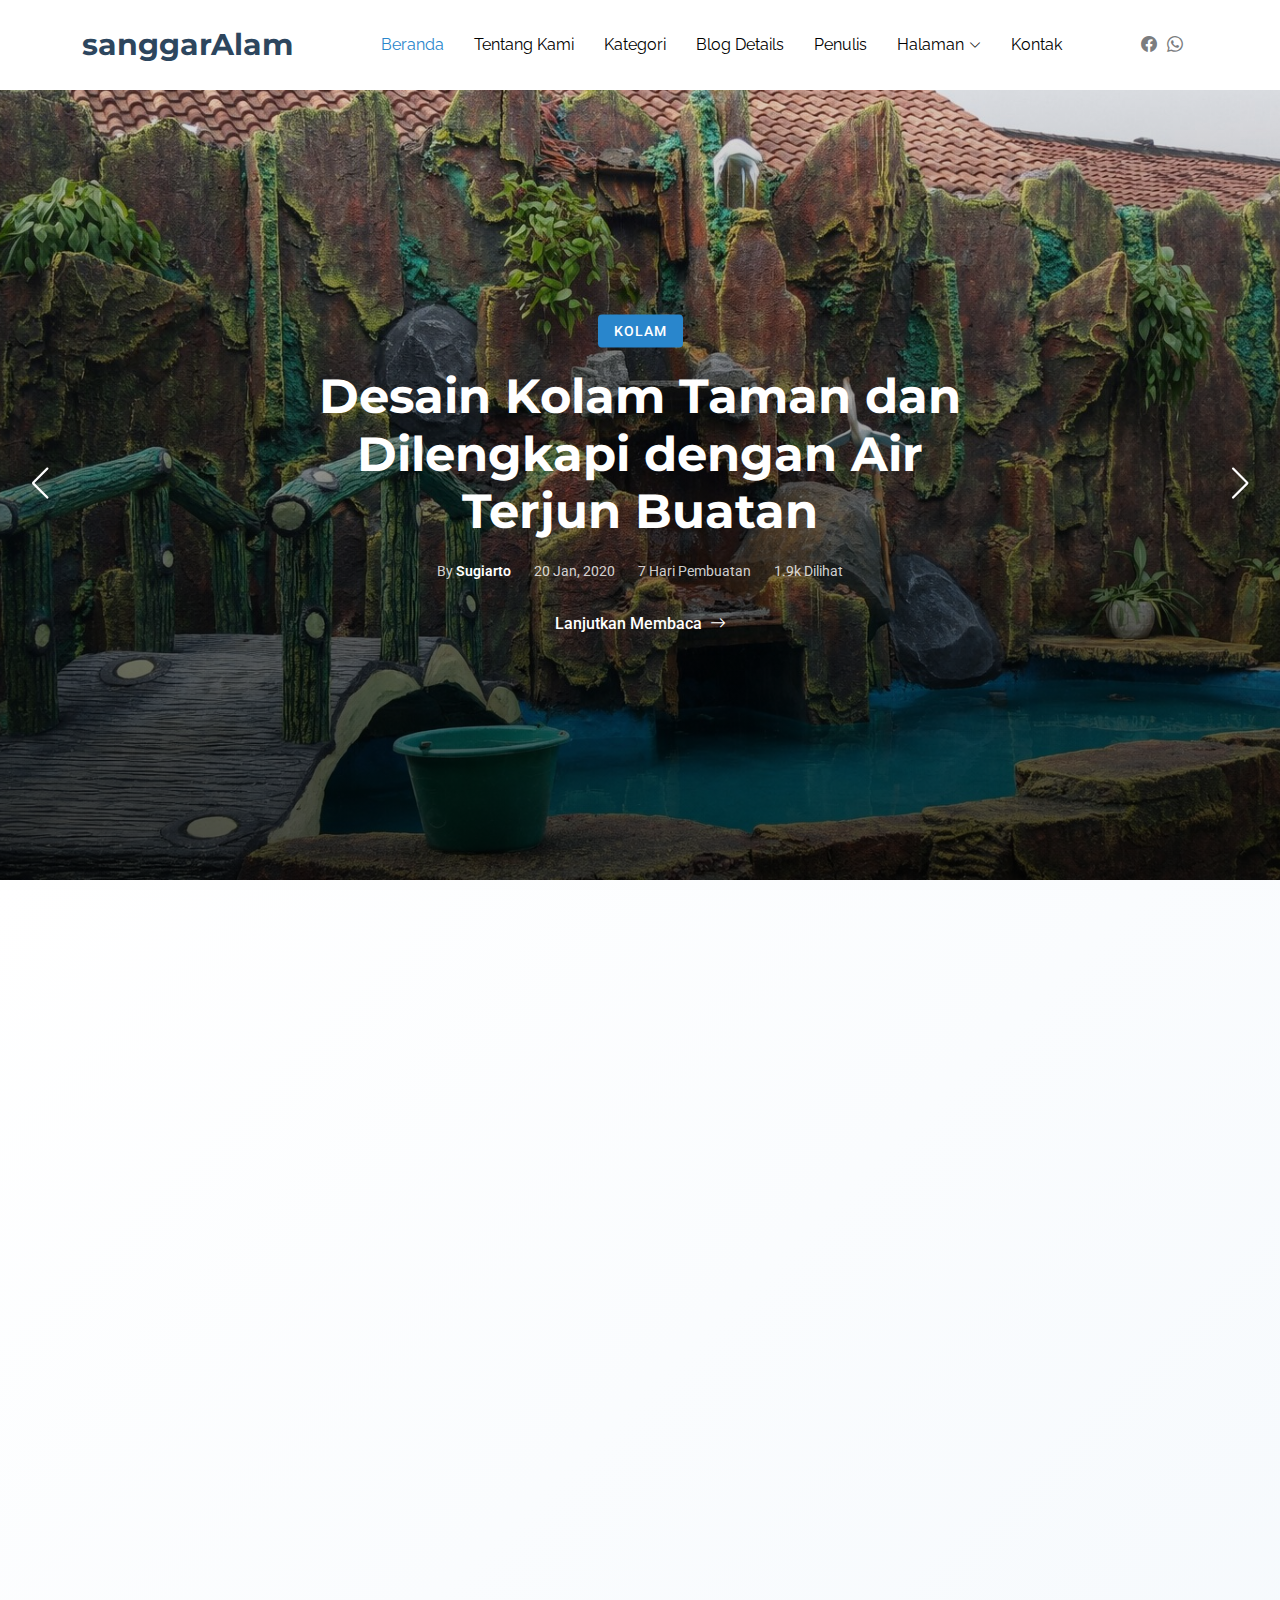
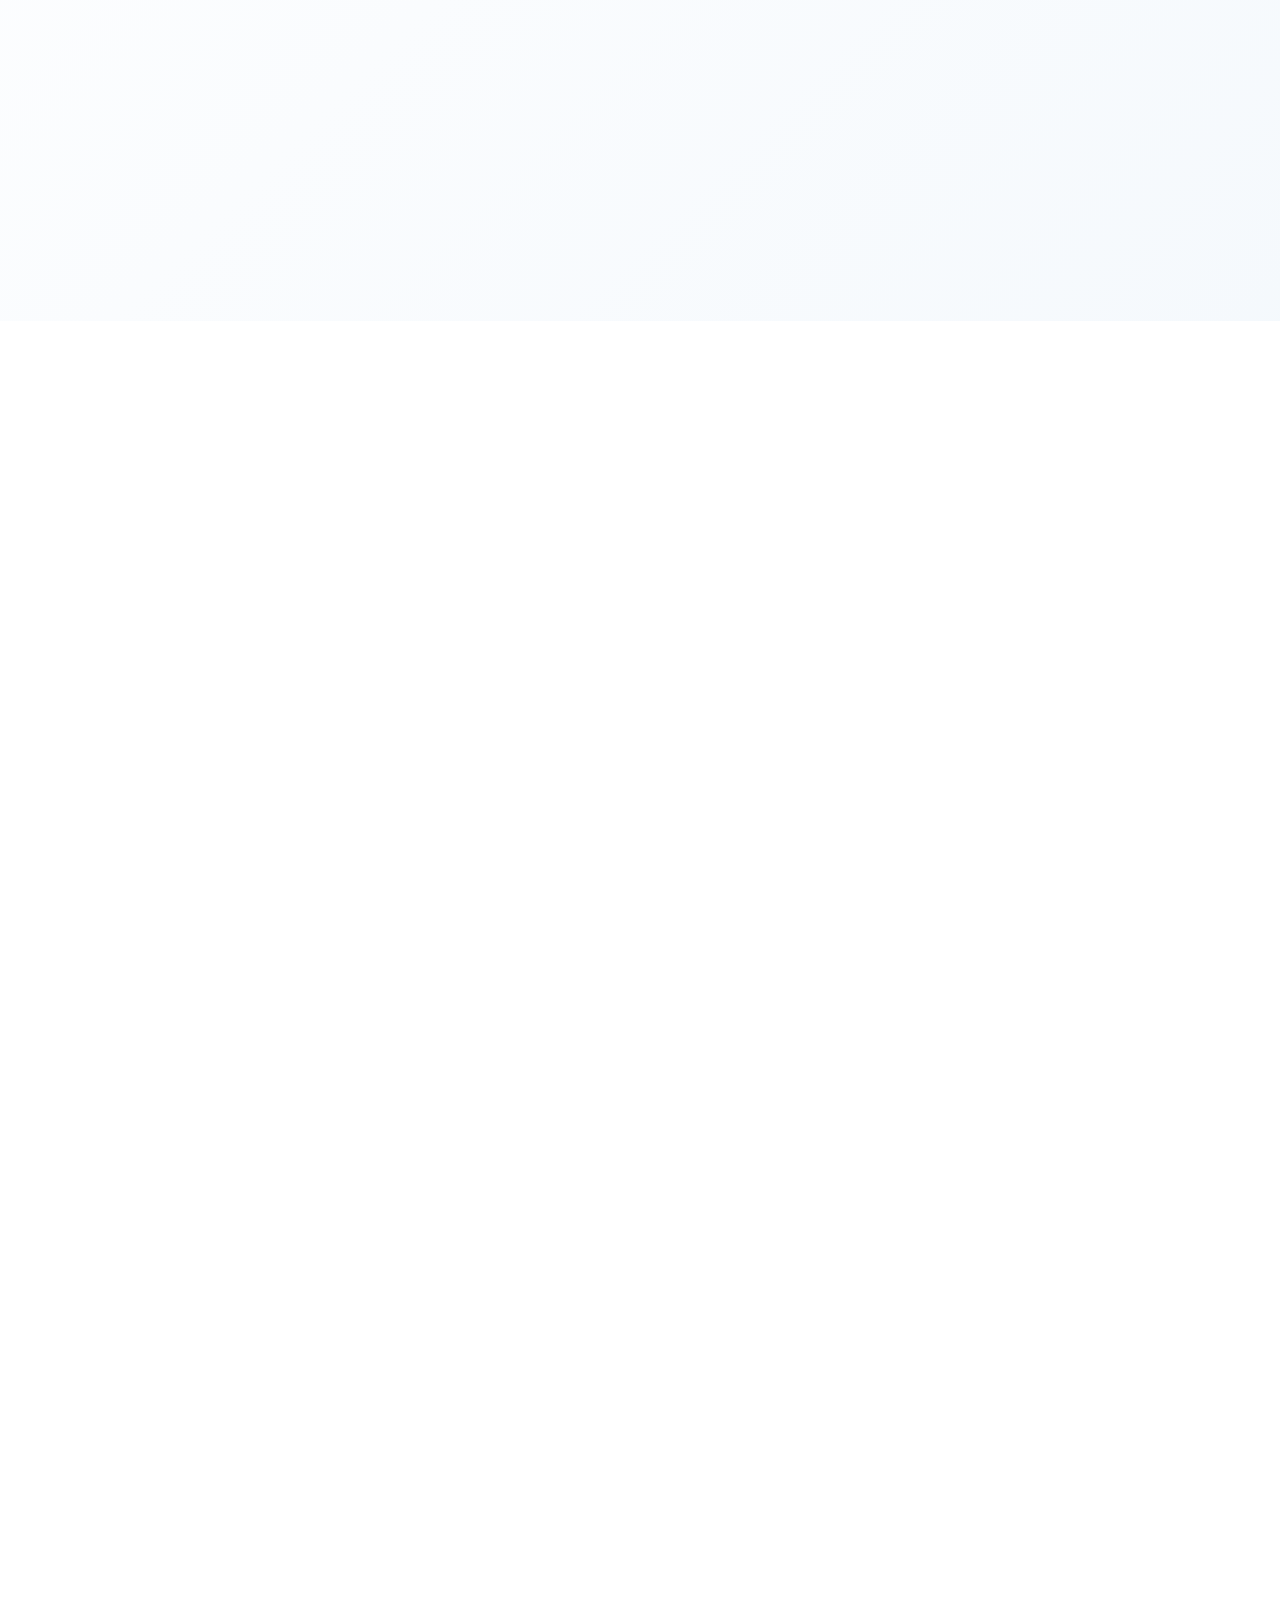
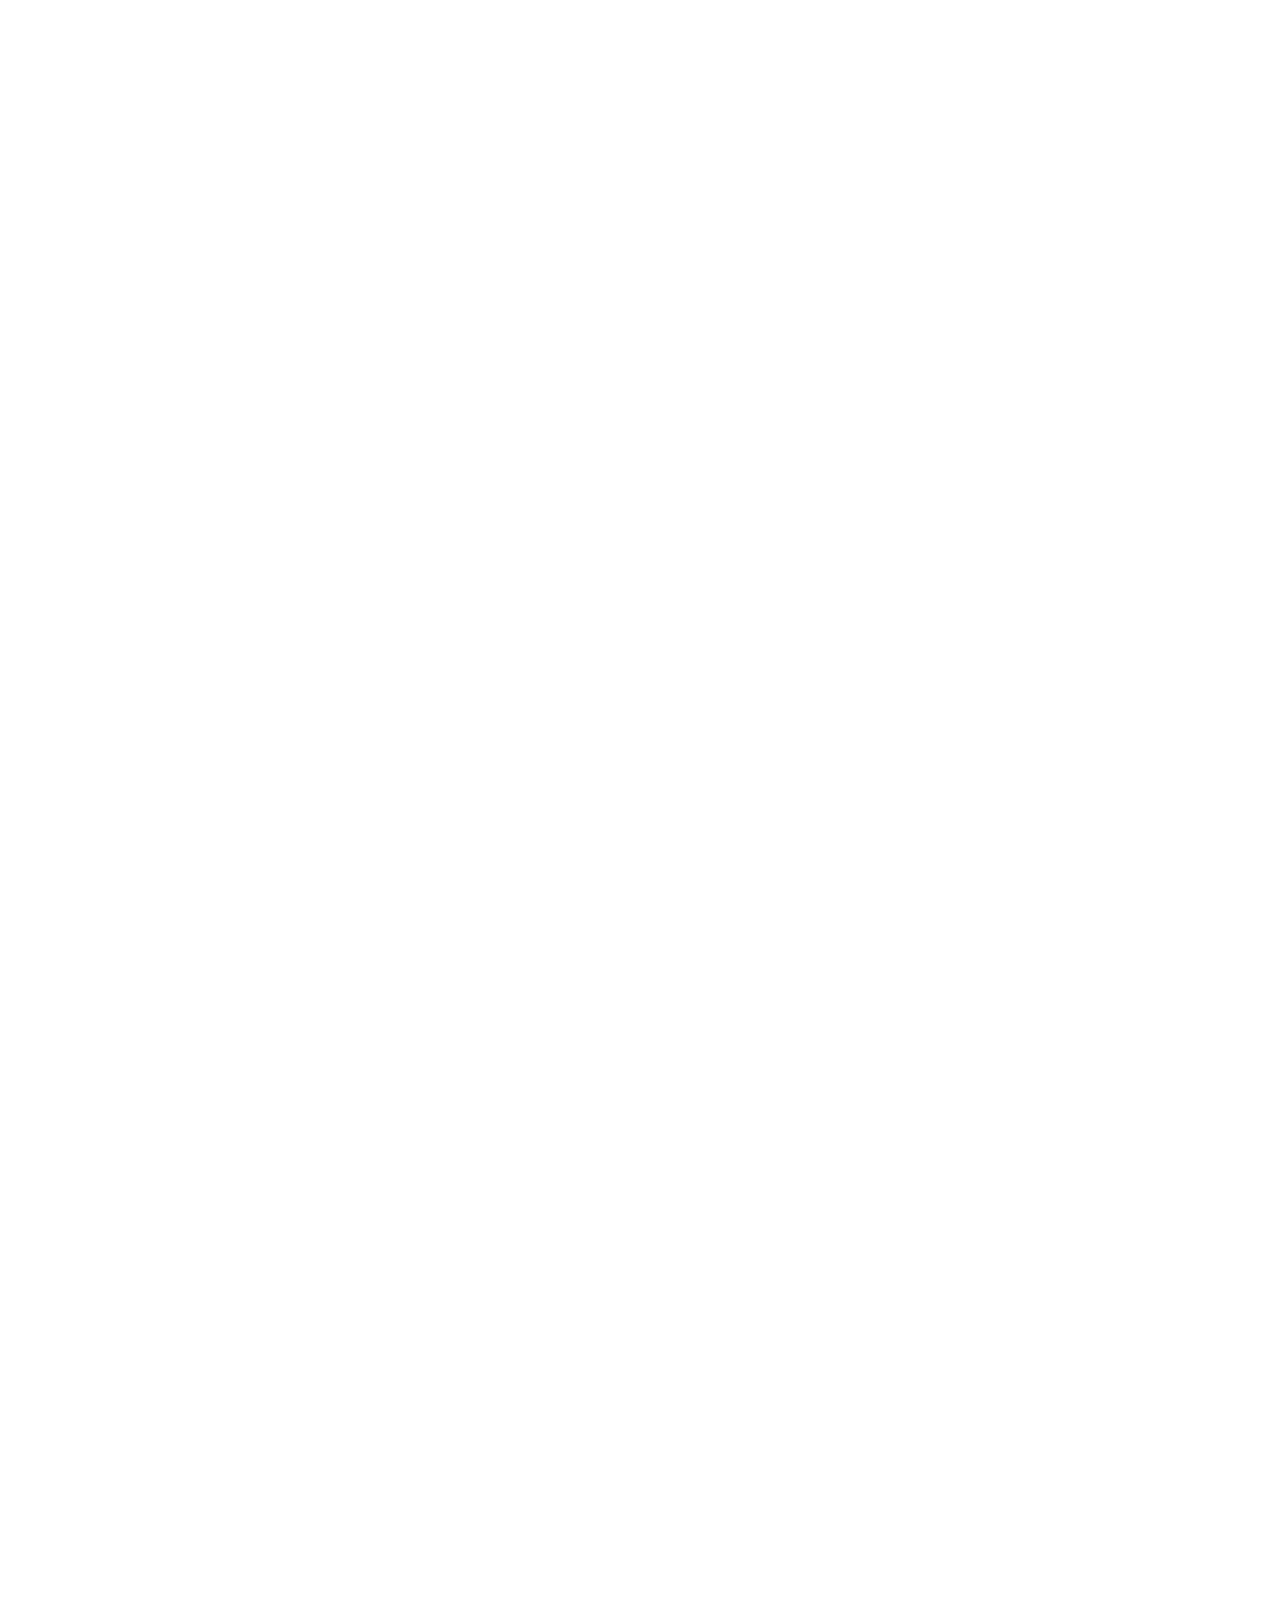
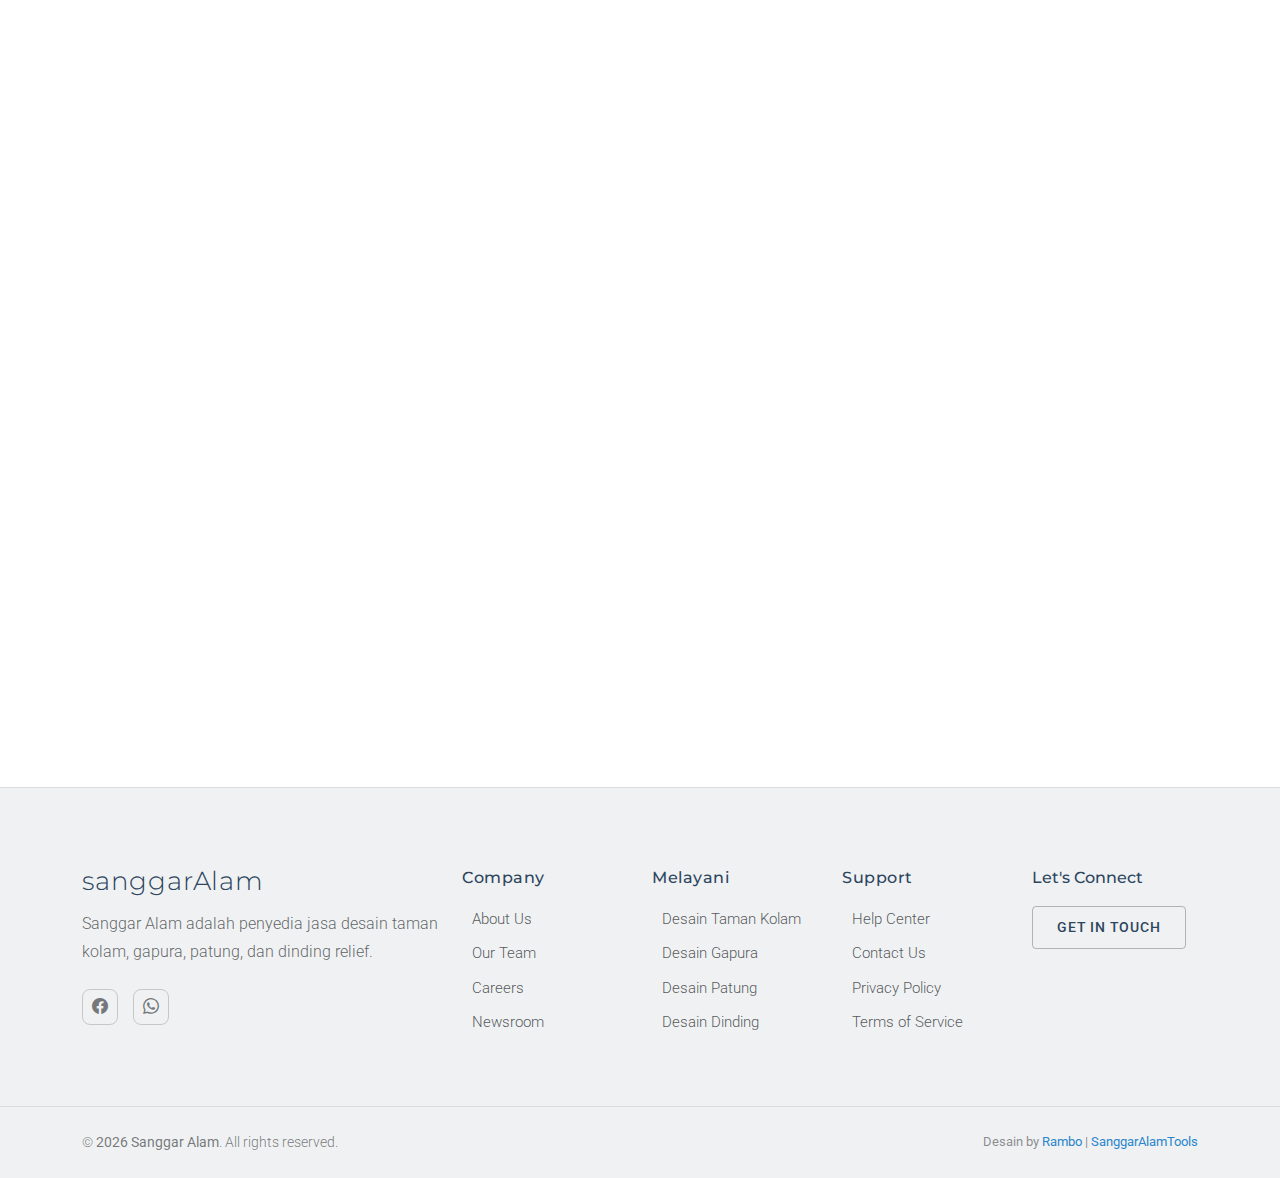
<file: index.html>
<!doctype html>
<html lang="en">
  <head>
    <meta charset="utf-8" />
    <meta content="width=device-width, initial-scale=1.0" name="viewport" />
    <title>Sanggar Alam</title>
    <meta name="description" content="" />
    <meta name="keywords" content="" />
    <link href="assets/img/favicon.png" rel="icon" />
    <link href="assets/img/apple-touch-icon.png" rel="apple-touch-icon" />
    <link href="https://fonts.googleapis.com" rel="preconnect" />
    <link href="https://fonts.gstatic.com" rel="preconnect" crossorigin />
    <link
      href="https://fonts.googleapis.com/css2?family=Roboto:ital,wght@0,100;0,300;0,400;0,500;0,700;0,900;1,100;1,300;1,400;1,500;1,700;1,900&family=Montserrat:ital,wght@0,100;0,200;0,300;0,400;0,500;0,600;0,700;0,800;0,900;1,100;1,200;1,300;1,400;1,500;1,600;1,700;1,800;1,900&family=Raleway:ital,wght@0,100;0,200;0,300;0,400;0,500;0,600;0,700;0,800;0,900;1,100;1,200;1,300;1,400;1,500;1,600;1,700;1,800;1,900&display=swap"
      rel="stylesheet"
    />
    <link
      href="assets/vendor/bootstrap/css/bootstrap.min.css"
      rel="stylesheet"
    />
    <link
      href="assets/vendor/bootstrap-icons/bootstrap-icons.css"
      rel="stylesheet"
    />
    <link href="assets/vendor/aos/aos.css" rel="stylesheet" />
    <link href="assets/vendor/swiper/swiper-bundle.min.css" rel="stylesheet" />
    <link href="assets/css/main.css" rel="stylesheet" />
  </head>

  <body class="index-page">
    <header
      id="header"
      class="header d-flex align-items-center position-relative"
    >
      <div
        class="container position-relative d-flex align-items-center justify-content-between"
      >
        <a
          href="index.html"
          class="logo d-flex align-items-center me-auto me-xl-0"
        >
          <!-- Uncomment the line below if you also wish to use an image logo -->
          <!-- <img src="assets/img/logo.webp" alt=""> -->
          <h1 class="sitename">sanggarAlam</h1>
        </a>

        <nav id="navmenu" class="navmenu">
          <ul>
            <li><a href="index.html" class="active">Beranda</a></li>
            <li><a href="about.html">Tentang Kami</a></li>
            <li><a href="category.html">Kategori</a></li>
            <li><a href="category.html">Blog Details</a></li>
            <li><a href="author-profile.html">Penulis</a></li>
            <li class="dropdown">
              <a href="#"
                ><span>Halaman</span>
                <i class="bi bi-chevron-down toggle-dropdown"></i
              ></a>
              <ul>
                <li><a href="about.html">Tentang Kami</a></li>
                <li><a href="category.html">Kategori</a></li>
                <li>
                  <a href="blog-details.html" class="active">Blog Details</a>
                </li>
                <li><a href="author-profile.html">Penulis</a></li>
                <li><a href="search-results.html">Hasil Pencarian</a></li>
                <li><a href="404.html">Halaman Tidak Ditemukan</a></li>
              </ul>
            </li>
            <li><a href="contact.html">Kontak</a></li>
          </ul>
          <i class="mobile-nav-toggle d-xl-none bi bi-list"></i>
        </nav>

        <div class="header-social-links">
          <a
            href="https://www.facebook.com/sanggar.sanggar.77312?locale=id_ID"
            class="facebook"
            ><i class="bi bi-facebook"></i
          ></a>
          <a href="#" class="whatsapp"><i class="bi bi-whatsapp"></i></a>
          <!-- <a href="#" class="twitter"><i class="bi bi-twitter-x"></i></a> -->
          <!-- <a href="#" class="linkedin"><i class="bi bi-linkedin"></i></a> -->
        </div>
      </div>
    </header>

    <main class="main">
      <!-- Hero Section -->
      <section id="blog-hero" class="blog-hero section">
        <div class="container-fluid p-0" data-aos="fade">
          <div class="blog-hero-slider swiper init-swiper">
            <script type="application/json" class="swiper-config">
              {
                "loop": true,
                "speed": 1000,
                "effect": "fade",
                "autoplay": {
                  "delay": 5000
                },
                "slidesPerView": 1,
                "navigation": {
                  "nextEl": ".swiper-button-next",
                  "prevEl": ".swiper-button-prev"
                }
              }
            </script>
            <div class="swiper-wrapper">
              <div class="swiper-slide">
                <div class="blog-hero-item">
                  <img
                    src="assets/img/blog/hero-1.jpg"
                    alt="Blog Hero Image"
                    class="img-fluid"
                  />
                  <div class="blog-hero-content">
                    <span class="category">Kolam</span>
                    <h1>
                      Desain Kolam Taman dan Dilengkapi dengan Air Terjun Buatan
                    </h1>
                    <div class="meta">
                      <span class="author">By <a href="#">Sugiarto</a></span>
                      <span class="date">20 Jan, 2020</span>
                      <span class="read-time">7 Hari Pembuatan</span>
                      <span class="views">1.9k Dilihat</span>
                    </div>
                    <a href="blog-details.html" class="read-more"
                      >Lanjutkan Membaca<i class="bi bi-arrow-right"></i
                    ></a>
                  </div>
                </div>
              </div>
              <div class="swiper-slide">
                <div class="blog-hero-item">
                  <img
                    src="assets/img/blog/hero-2.jpg"
                    alt="Blog Hero Image"
                    class="img-fluid"
                  />
                  <div class="blog-hero-content">
                    <span class="category">Relief</span>
                    <h1>Desain Relief Taman dengan Material Batu Alam</h1>
                    <div class="meta">
                      <span class="author">By <a href="#">Sugiarto</a></span>
                      <span class="date">19 Des, 2023</span>
                      <span class="read-time">5 Hari Pembuatan</span>
                      <span class="views">2.3k Dilihat</span>
                    </div>
                    <a href="blog-details.html" class="read-more"
                      >Lanjutkan Membaca <i class="bi bi-arrow-right"></i
                    ></a>
                  </div>
                </div>
              </div>
              <div class="swiper-slide">
                <div class="blog-hero-item">
                  <img
                    src="assets/img/blog/hero-3.jpg"
                    alt="Blog Hero Image"
                    class="img-fluid"
                  />
                  <div class="blog-hero-content">
                    <span class="category">Patung</span>
                    <h1>Desain Patung Semar untuk Taman dan Icon Desa</h1>
                    <div class="meta">
                      <span class="author">By <a href="#">Sugiarto</a></span>
                      <span class="date">10 Mei, 2019</span>
                      <span class="read-time">5 Hari Pembuatan</span>
                      <span class="views">3.1k Dilihat</span>
                    </div>
                    <a href="blog-details.html" class="read-more"
                      >Lanjutkan Membaca <i class="bi bi-arrow-right"></i
                    ></a>
                  </div>
                </div>
              </div>
              <div class="swiper-slide">
                <div class="blog-hero-item">
                  <img
                    src="assets/img/blog/hero-4.jpg"
                    alt="Blog Hero Image"
                    class="img-fluid"
                  />
                  <div class="blog-hero-content">
                    <span class="category">Gapura</span>
                    <h1>Pembuatan Gapura Taman dengan Desain Custom</h1>
                    <div class="meta">
                      <span class="author">By <a href="#">Sugiarto</a></span>
                      <span class="date">11 Nov, 2025</span>
                      <span class="read-time">20 Hari Pembuatan</span>
                      <span class="views">2.7k Dilihat</span>
                    </div>
                    <a href="blog-details.html" class="read-more"
                      >Lanjutkan Membaca <i class="bi bi-arrow-right"></i
                    ></a>
                  </div>
                </div>
              </div>
            </div>
            <div class="swiper-button-prev"></div>
            <div class="swiper-button-next"></div>
          </div>
        </div>
      </section>

      <!-- Keunggulan -->
      <section id="featured-posts" class="featured-posts section">
        <div class="container section-title" data-aos="fade-up">
          <span class="description-title">Postingan Unggulan</span>
          <h2>Postingan Unggulan</h2>
          <p>Berikut adalah postingan unggulan terbaru dari kami.</p>
        </div>
        <div class="container" data-aos="fade-up" data-aos-delay="100">
          <div class="blog-posts-slider swiper init-swiper">
            <script type="application/json" class="swiper-config">
              {
                "loop": true,
                "speed": 600,
                "autoplay": {
                  "delay": 4500
                },
                "slidesPerView": 1,
                "spaceBetween": 40,
                "centeredSlides": true,
                "breakpoints": {
                  "768": {
                    "slidesPerView": 1.5,
                    "spaceBetween": 30
                  },
                  "1200": {
                    "slidesPerView": 2.2,
                    "spaceBetween": 40
                  }
                },
                "pagination": {
                  "el": ".swiper-pagination",
                  "clickable": true
                }
              }
            </script>
            <div class="swiper-wrapper">
              <div class="swiper-slide">
                <article class="blog-card">
                  <div class="blog-image">
                    <img
                      src="assets/img/blog/unggulan-1.jpg"
                      alt="Blog Image"
                      loading="lazy"
                    />
                    <div class="category-badge">Kolam</div>
                  </div>
                  <div class="blog-content">
                    <div class="author-info">
                      <img
                        src="assets/img/person/person-1.jpg"
                        alt="Author"
                        class="author-avatar"
                      />
                      <div class="author-details">
                        <span class="author-name">Sugiarto</span>
                        <span class="publish-date">15 April 2022</span>
                      </div>
                    </div>
                    <h3><a href="#"></a>Desain Taman Kolam</h3>
                    <p>
                      Desain taman kolam yang menarik dan estetik untuk
                      mempercantik ruang outdoor Anda.
                    </p>
                    <div class="blog-footer">
                      <div class="reading-time">
                        <i class="bi bi-clock"></i>
                        <span>5 menit untuk membaca</span>
                      </div>
                      <a href="#" class="btn-read-more">
                        <span>Lanjutkan Membaca</span>
                        <i class="bi bi-arrow-right"></i>
                      </a>
                    </div>
                  </div>
                </article>
              </div>
              <div class="swiper-slide">
                <article class="blog-card">
                  <div class="blog-image">
                    <img
                      src="assets/img/blog/unggulan-2.jpg"
                      alt="Blog Image"
                      loading="lazy"
                    />
                    <div class="category-badge">Kolam</div>
                  </div>
                  <div class="blog-content">
                    <div class="author-info">
                      <img
                        src="assets/img/person/person-1.jpg"
                        alt="Author"
                        class="author-avatar"
                      />
                      <div class="author-details">
                        <span class="author-name">Sugiarto</span>
                        <span class="publish-date">19 Desember 2024</span>
                      </div>
                    </div>
                    <h3><a href="#"></a>Desain Taman Kolam</h3>
                    <p>
                      Desain taman kolam yang menarik dan estetik untuk
                      mempercantik ruang outdoor Anda.
                    </p>
                    <div class="blog-footer">
                      <div class="reading-time">
                        <i class="bi bi-clock"></i>
                        <span>8 menit untuk membaca</span>
                      </div>
                      <a href="#" class="btn-read-more">
                        <span>Lanjutkan Membaca</span>
                        <i class="bi bi-arrow-right"></i>
                      </a>
                    </div>
                  </div>
                </article>
              </div>
              <div class="swiper-slide">
                <article class="blog-card">
                  <div class="blog-image">
                    <img
                      src="assets/img/blog/unggulan-3.jpg"
                      alt="Blog Image"
                      loading="lazy"
                    />
                    <div class="category-badge">Patung</div>
                  </div>
                  <div class="blog-content">
                    <div class="author-info">
                      <img
                        src="assets/img/person/person-1.jpg"
                        alt="Author"
                        class="author-avatar"
                      />
                      <div class="author-details">
                        <span class="author-name">Sugiarto</span>
                        <span class="publish-date">18 September 2020</span>
                      </div>
                    </div>
                    <h3><a href="#">Desain Patung Garuda</a></h3>
                    <p>
                      Desain patung garuda yang indah dan simbolik untuk
                      mempercantik taman desa.
                    </p>
                    <div class="blog-footer">
                      <div class="reading-time">
                        <i class="bi bi-clock"></i>
                        <span>3 menit untuk membaca</span>
                      </div>
                      <a href="#" class="btn-read-more">
                        <span>Lanjutkan Membaca</span>
                        <i class="bi bi-arrow-right"></i>
                      </a>
                    </div>
                  </div>
                </article>
              </div>
              <div class="swiper-slide">
                <article class="blog-card">
                  <div class="blog-image">
                    <img
                      src="assets/img/blog/unggulan-4.jpg"
                      alt="Blog Image"
                      loading="lazy"
                    />
                    <div class="category-badge">Dinding</div>
                  </div>
                  <div class="blog-content">
                    <div class="author-info">
                      <img
                        src="assets/img/person/person-1.jpg"
                        alt="Author"
                        class="author-avatar"
                      />
                      <div class="author-details">
                        <span class="author-name">Sugiarto</span>
                        <span class="publish-date">18 September 2025</span>
                      </div>
                    </div>
                    <h3>
                      <a href="#">Desain Dinding Custom Tut Wuri Handayani</a>
                    </h3>
                    <p>
                      Desain dinding kustom dengan tema Tut Wuri Handayani untuk
                      mempercantik pagar sekolah.
                    </p>
                    <div class="blog-footer">
                      <div class="reading-time">
                        <i class="bi bi-clock"></i>
                        <span>6 menit untuk membaca</span>
                      </div>
                      <a href="#" class="btn-read-more">
                        <span>Lanjutkan Membaca</span>
                        <i class="bi bi-arrow-right"></i>
                      </a>
                    </div>
                  </div>
                </article>
              </div>
              <div class="swiper-slide">
                <article class="blog-card">
                  <div class="blog-image">
                    <img
                      src="assets/img/blog/unggulan-5.jpg"
                      alt="Blog Image"
                      loading="lazy"
                    />
                    <div class="category-badge">Meja & Bangku</div>
                  </div>
                  <div class="blog-content">
                    <div class="author-info">
                      <img
                        src="assets/img/person/person-1.jpg"
                        alt="Author"
                        class="author-avatar"
                      />
                      <div class="author-details">
                        <span class="author-name">Sugiarto</span>
                        <span class="publish-date">02 Desember 2025</span>
                      </div>
                    </div>
                    <h3><a href="#">Desain Meja & Bangku Sekolah</a></h3>
                    <p>
                      Desain meja dan bangku sekolah yang nyaman dan fungsional
                      untuk mendukung siswa pada saat waktu beristirahat ataupun
                      belajar.
                    </p>
                    <div class="blog-footer">
                      <div class="reading-time">
                        <i class="bi bi-clock"></i>
                        <span>4 menit untuk membaca</span>
                      </div>
                      <a href="#" class="btn-read-more">
                        <span>Lanjutkan Membaca</span>
                        <i class="bi bi-arrow-right"></i>
                      </a>
                    </div>
                  </div>
                </article>
              </div>
            </div>
            <div class="swiper-pagination"></div>
          </div>
        </div>
      </section>

      <!-- Kategori -->
      <section id="category-section" class="category-section section">
        <div class="container section-title" data-aos="fade-up">
          <span class="description-title">Kategori</span>
          <h2>Kategori</h2>
          <p>Berikut adalah kategori blog yang tersedia:</p>
        </div>
        <div class="container" data-aos="fade-up" data-aos-delay="100">
          <div class="row gy-4 mb-5">
            <div class="col-lg-8">
              <article
                class="hero-post"
                data-aos="zoom-out"
                data-aos-delay="200"
              >
                <div class="post-img">
                  <img
                    src="assets/img/blog/kategori-1.jpg"
                    alt=""
                    class="img-fluid"
                    loading="lazy"
                  />
                </div>
                <div class="post-content">
                  <div class="author-info">
                    <img
                      src="assets/img/person/person-1.jpg"
                      alt=""
                      class="author-avatar"
                    />
                    <div class="author-details">
                      <span class="author-name">Sugiarto</span>
                      <span class="post-date">19 April 2019</span>
                    </div>
                  </div>
                  <h2 class="post-title">
                    <a href="blog-details.html"
                      >Desain Kolam, Air Terjun, dan Jembatan</a
                    >
                  </h2>
                  <p class="post-excerpt">
                    Desain kolam, air terjun, dan jembatan yang indah dan
                    fungsional untuk menciptakan lingkungan yang nyaman dan
                    menarik.
                  </p>
                  <div class="post-stats">
                    <span class="read-time"
                      ><i class="bi bi-clock"></i> 5 menit untuk membaca</span
                    >
                    <span class="comments"
                      ><i class="bi bi-chat-dots"></i> 20 Komentar</span
                    >
                  </div>
                </div>
              </article>
            </div>
            <div class="col-lg-4">
              <div class="sidebar-posts">
                <article
                  class="sidebar-post"
                  data-aos="fade-left"
                  data-aos-delay="300"
                >
                  <div class="post-img">
                    <img
                      src="assets/img/blog/kategori-2.jpg"
                      alt=""
                      class="img-fluid"
                      loading="lazy"
                    />
                  </div>
                  <div class="post-content">
                    <span class="post-category">Kolam</span>
                    <h4 class="title">
                      <a href="blog-details.html"
                        >Desain Kolam dengan Konsep Modern dan juga Estetik.</a
                      >
                    </h4>
                    <div class="post-meta">
                      <span class="post-date">22 February 2022</span>
                    </div>
                  </div>
                </article>
                <article
                  class="sidebar-post"
                  data-aos="fade-left"
                  data-aos-delay="400"
                >
                  <div class="post-img">
                    <img
                      src="assets/img/blog/kategori-3.jpg"
                      alt=""
                      class="img-fluid"
                      loading="lazy"
                    />
                  </div>
                  <div class="post-content">
                    <span class="post-category">Gapura</span>
                    <h4 class="title">
                      <a href="blog-details.html"
                        >Desain Dinding Gapura Custom Tut Wuri Handayani untuk
                        mempercantik pagar di sekolah.</a
                      >
                    </h4>
                    <div class="post-meta">
                      <span class="post-date">18 January 2024</span>
                    </div>
                  </div>
                </article>
                <article
                  class="sidebar-post"
                  data-aos="fade-left"
                  data-aos-delay="500"
                >
                  <div class="post-img">
                    <img
                      src="assets/img/blog/kategori-4.jpg"
                      alt=""
                      class="img-fluid"
                      loading="lazy"
                    />
                  </div>
                  <div class="post-content">
                    <span class="post-category">Patung</span>
                    <h4 class="title">
                      <a href="blog-details.html"
                        >Desain Patung Naga bertumpu pada kaya dengan konsep
                        melilit untuk taman wisata.</a
                      >
                    </h4>
                    <div class="post-meta">
                      <span class="post-date">10 Oktober 2019</span>
                    </div>
                  </div>
                </article>
                <article
                  class="sidebar-post"
                  data-aos="fade-left"
                  data-aos-delay="600"
                >
                  <div class="post-img">
                    <img
                      src="assets/img/blog/kategori-5.jpg"
                      alt=""
                      class="img-fluid"
                      loading="lazy"
                    />
                  </div>
                  <div class="post-content">
                    <span class="post-category">Dinding</span>
                    <h4 class="title">
                      <a href="blog-details.html"
                        >Desain Dinding dengan motif kayu dan batu cadas.</a
                      >
                    </h4>
                    <div class="post-meta">
                      <span class="post-date">19 Desember 2025</span>
                    </div>
                  </div>
                </article>
              </div>
            </div>
          </div>
          <div class="posts-grid">
            <div class="row gy-4">
              <div class="col-md-6" data-aos="fade-up" data-aos-delay="200">
                <article class="grid-post">
                  <div class="post-img">
                    <img
                      src="assets/img/blog/kategori-6.jpg"
                      alt=""
                      class="img-fluid"
                      loading="lazy"
                    />
                    <div class="post-overlay">
                      <span class="category-tag">Kolam</span>
                    </div>
                  </div>
                  <div class="post-content">
                    <h3 class="title">
                      <a href="blog-details.html"
                        >Desain Kolam Taman dengan Konsep Klasik Simpel dan
                        Elegan Untuk Ruangan Outdor</a
                      >
                    </h3>
                    <p class="excerpt">
                      Desain kolam taman dengan konsep klasik yang simpel dan
                      elegan untuk menciptakan suasana yang tenang dan indah di
                      ruang outdoor Anda.
                    </p>
                    <div class="post-footer">
                      <div class="author-info">
                        <img
                          src="assets/img/person/person-1.jpg"
                          alt=""
                          class="author-img"
                        />
                        <span class="author-name">Sugiarto</span>
                      </div>
                      <span class="read-time">3 menit membaca</span>
                    </div>
                  </div>
                </article>
              </div>

              <div class="col-md-6" data-aos="fade-up" data-aos-delay="300">
                <article class="grid-post">
                  <div class="post-img">
                    <img
                      src="assets/img/blog/kategori-5.jpg"
                      alt=""
                      class="img-fluid"
                      loading="lazy"
                    />
                    <div class="post-overlay">
                      <span class="category-tag">Dinding</span>
                    </div>
                  </div>
                  <div class="post-content">
                    <h3 class="title">
                      <a href="blog-details.html"
                        >Desain Dinding dengan Motif Kayu dan Batu Cadas.</a
                      >
                    </h3>
                    <p class="excerpt">
                      Desain dinding dengan motif kayu dan batu cadas yang unik
                      dan menarik untuk mempercantik tampilan rumah atau taman
                      Anda.
                    </p>
                    <div class="post-footer">
                      <div class="author-info">
                        <img
                          src="assets/img/person/person-1.jpg"
                          alt=""
                          class="author-img"
                        />
                        <span class="author-name">Sugiarto</span>
                      </div>
                      <span class="read-time">4 menit membaca</span>
                    </div>
                  </div>
                </article>
              </div>

              <div class="col-md-6" data-aos="fade-up" data-aos-delay="400">
                <article class="grid-post">
                  <div class="post-img">
                    <img
                      src="assets/img/blog/kategori-7.jpg"
                      alt=""
                      class="img-fluid"
                      loading="lazy"
                    />
                    <div class="post-overlay">
                      <span class="category-tag">Kolam</span>
                    </div>
                  </div>
                  <div class="post-content">
                    <h3 class="title">
                      <a href="blog-details.html"
                        >Desain Kolam Taman Teras Rumah</a
                      >
                    </h3>
                    <p class="excerpt">
                      Desain kolam taman teras rumah yang indah dan fungsional
                      untuk menciptakan suasana yang tenang dan menyegarkan di
                      area teras Anda.
                    </p>
                    <div class="post-footer">
                      <div class="author-info">
                        <img
                          src="assets/img/person/person-1.jpg"
                          alt=""
                          class="author-img"
                        />
                        <span class="author-name">Sugiarto</span>
                      </div>
                      <span class="read-time">6 menit membaca</span>
                    </div>
                  </div>
                </article>
              </div>

              <div class="col-md-6" data-aos="fade-up" data-aos-delay="500">
                <article class="grid-post">
                  <div class="post-img">
                    <img
                      src="assets/img/blog/kategori-4.jpg"
                      alt=""
                      class="img-fluid"
                      loading="lazy"
                    />
                    <div class="post-overlay">
                      <span class="category-tag">Patung</span>
                    </div>
                  </div>
                  <div class="post-content">
                    <h3 class="title">
                      <a href="blog-details.html"
                        >Desain Patung Taman dengan Konsep Melilit di Akar
                        Pohon.</a
                      >
                    </h3>
                    <p class="excerpt">
                      Desain patung taman dengan konsep melilit di akar pohon
                      yang unik dan artistik untuk mempercantik taman Anda
                      dengan sentuhan alami dan kreatif.
                    </p>
                    <div class="post-footer">
                      <div class="author-info">
                        <img
                          src="assets/img/person/person-1.jpg"
                          alt=""
                          class="author-img"
                        />
                        <span class="author-name">Sugiarto</span>
                      </div>
                      <span class="read-time">2 menit membaca</span>
                    </div>
                  </div>
                </article>
              </div>
            </div>
          </div>
        </div>
      </section>

      <!-- Postingan Tebaru -->
      <section id="latest-posts" class="latest-posts section">
        <div class="container section-title" data-aos="fade-up">
          <span class="description-title">Postingan Terbaru</span>
          <h2>Postingan Terbaru</h2>
          <p>
            Berikut adalah postingan terbaru dari kami yang dapat Anda baca
            untuk mendapatkan inspirasi dan informasi seputar desain taman,
            kolam, patung, dan dinding.
          </p>
        </div>
        <div class="container" data-aos="fade-up" data-aos-delay="100">
          <div class="row gy-4 align-items-stretch">
            <div class="col-lg-7" data-aos="zoom-in" data-aos-delay="150">
              <article class="featured-post position-relative h-100">
                <figure class="featured-media m-0">
                  <img
                    src="assets/img/blog/postingan-2.jpg"
                    alt="Featured post image"
                    class="img-fluid w-100"
                    loading="lazy"
                  />
                </figure>
                <div class="featured-content">
                  <div class="date-badge">
                    <span class="day">18</span>
                    <span class="mon">Des</span>
                  </div>
                  <span class="cat-badge inverse">Kolam</span>
                  <h3 class="title">
                    Desain Kolam Taman dengan Konsep Klasik Simpel dan Minimalis
                  </h3>
                  <p class="excerpt d-none d-md-block">
                    Desain kolam taman dengan konsep klasik yang simpel dan
                    minimalis untuk menciptakan suasana yang tenang dan indah di
                    ruang outdoor Anda.
                  </p>
                  <div class="meta d-flex align-items-center gap-3">
                    <div class="d-flex align-items-center">
                      <i class="bi bi-person"></i
                      ><span class="ps-2">Sugiarto</span>
                    </div>
                    <span class="sep">/</span>
                    <div class="d-flex align-items-center">
                      <i class="bi bi-folder2"></i
                      ><span class="ps-2">Editorial</span>
                    </div>
                  </div>
                  <a href="blog-details.html" class="readmore stretched-link"
                    ><span>Lanjutkan Membaca</span
                    ><i class="bi bi-arrow-right"></i
                  ></a>
                </div>
              </article>
            </div>
            <div class="col-lg-5">
              <div class="row gy-4">
                <div class="col-12" data-aos="fade-left" data-aos-delay="200">
                  <article class="compact-post h-100">
                    <div class="thumb">
                      <img
                        src="assets/img/blog/postingan-3.jpg"
                        class="img-fluid"
                        alt="Post thumbnail"
                        loading="lazy"
                      />
                    </div>
                    <div class="content">
                      <div class="meta">
                        <span class="date">05 Sep</span>
                        <span class="dot">•</span>
                        <span class="category">Kolam</span>
                      </div>
                      <h4 class="title">
                        Desain Kolam Taman dengan Konsep Klasik Simpel dan
                        Minimalis
                      </h4>
                      <a
                        href="https://jasarelieftebing.blogspot.com/2020/02/jasa-pembuatan-relief-dinding_20.html"
                        class="readmore"
                        ><span>Lihat Artikel</span
                        ><i class="bi bi-arrow-right"></i
                      ></a>
                    </div>
                  </article>
                </div>
                <div class="col-12" data-aos="fade-left" data-aos-delay="300">
                  <article class="compact-post h-100">
                    <div class="thumb">
                      <img
                        src="assets/img/blog/postingan-4.jpg"
                        class="img-fluid"
                        alt="Post thumbnail"
                        loading="lazy"
                      />
                    </div>
                    <div class="content">
                      <div class="meta">
                        <span class="date">22 Jan</span>
                        <span class="dot">•</span>
                        <span class="category">Kolam</span>
                      </div>
                      <h4 class="title">
                        Desain Kolam Taman dengan Konsep Batu Cadas dan Air
                        Terjun
                      </h4>
                      <a
                        href="https://blog.citragran.com/content-1331-yuk-percantik-taman-dengan-air-terjun-buatan.html"
                        class="readmore"
                        ><span>Lihat Artikel</span
                        ><i class="bi bi-arrow-right"></i
                      ></a>
                    </div>
                  </article>
                </div>
                <div class="col-12" data-aos="fade-left" data-aos-delay="300">
                  <article class="compact-post h-100">
                    <div class="thumb">
                      <img
                        src="assets/img/blog/postingan-5.jpg"
                        class="img-fluid"
                        alt="Post thumbnail"
                        loading="lazy"
                      />
                    </div>
                    <div class="content">
                      <div class="meta">
                        <span class="date">19 Feb</span>
                        <span class="dot">•</span>
                        <span class="category">Kolam</span>
                      </div>
                      <h4 class="title">
                        Desain Air Terjun Buatan dengan Batu Cadas untuk Taman
                      </h4>
                      <a
                        href="https://www.liputan6.com/hot/read/6014956/9-model-kolam-air-terjun-mini-di-depan-rumah-lahan-sempit-bikin-rileks"
                        class="readmore"
                        ><span>Lihat Artikel</span
                        ><i class="bi bi-arrow-right"></i
                      ></a>
                    </div>
                  </article>
                </div>
              </div>
            </div>
            <div class="col-lg-4" data-aos="fade-up" data-aos-delay="200">
              <article class="card-post h-100">
                <div class="post-img position-relative overflow-hidden">
                  <img
                    src="assets/img/blog/postingan-6.jpg"
                    class="img-fluid w-100"
                    alt="Post image"
                    loading="lazy"
                  />
                </div>
                <div class="content">
                  <div class="meta d-flex align-items-center flex-wrap gap-2">
                    <span class="cat-badge">Kolam</span>
                    <div class="d-flex align-items-center ms-auto">
                      <i class="bi bi-person"></i
                      ><span class="ps-2">Sugiarto</span>
                    </div>
                  </div>
                  <h3 class="title">
                    Desain Kolam Taman dengan Konsep Klasik Simpel dan Sedikit
                    Sentuhan Batu Alam
                  </h3>
                  <a href="blog-details.html" class="readmore"
                    ><span>Baca Selengkapnya</span
                    ><i class="bi bi-arrow-right"></i
                  ></a>
                </div>
              </article>
            </div>
            <div class="col-lg-4" data-aos="fade-up" data-aos-delay="250">
              <article class="card-post h-100">
                <div class="post-img position-relative overflow-hidden">
                  <img
                    src="assets/img/blog/postingan-7.jpg"
                    class="img-fluid w-100"
                    alt="Post image"
                    loading="lazy"
                  />
                </div>
                <div class="content">
                  <div class="meta d-flex align-items-center flex-wrap gap-2">
                    <span class="cat-badge">Batu Alam</span>
                    <div class="d-flex align-items-center ms-auto">
                      <i class="bi bi-person"></i
                      ><span class="ps-2">Sugiarto</span>
                    </div>
                  </div>
                  <h3 class="title">
                    Desain Batu Alam untuk Lengkungan pada Taman Agar Terlihat
                    Lebih Indah dan Alami
                  </h3>
                  <a href="blog-details.html" class="readmore"
                    ><span>Baca Selengkapnya</span
                    ><i class="bi bi-arrow-right"></i
                  ></a>
                </div>
              </article>
            </div>
            <div class="col-lg-4" data-aos="fade-up" data-aos-delay="300">
              <article class="card-post h-100">
                <div class="post-img position-relative overflow-hidden">
                  <img
                    src="assets/img/blog/postingan-8.jpg"
                    class="img-fluid w-100"
                    alt="Post image"
                    loading="lazy"
                  />
                </div>
                <div class="content">
                  <div class="meta d-flex align-items-center flex-wrap gap-2">
                    <span class="cat-badge">Patung</span>
                    <div class="d-flex align-items-center ms-auto">
                      <i class="bi bi-person"></i
                      ><span class="ps-2">Sugiarto</span>
                    </div>
                  </div>
                  <h3 class="title">
                    Desain Patung Gajah untuk Taman Terbuka dan Taman Wisata
                  </h3>
                  <a href="blog-details.html" class="readmore"
                    ><span>Baca Selengkapnya</span
                    ><i class="bi bi-arrow-right"></i
                  ></a>
                </div>
              </article>
            </div>
          </div>
        </div>
      </section>
    </main>

    <!-- Footer -->
    <footer id="footer" class="footer position-relative light-background">
      <div class="container">
        <div class="row gy-5">
          <div class="col-lg-4">
            <div class="footer-brand">
              <a href="index.html" class="logo d-flex align-items-center mb-3">
                <span class="sitename">sanggarAlam</span>
              </a>
              <p class="tagline">
                Sanggar Alam adalah penyedia jasa desain taman kolam, gapura,
                patung, dan dinding relief.
              </p>
              <div class="social-links mt-4">
                <a
                  href="https://www.facebook.com/sanggar.sanggar.77312?locale=id_ID"
                  aria-label="Facebook"
                  ><i class="bi bi-facebook"></i
                ></a>
                <a href="#" aria-label="Whatsapp"
                  ><i class="bi bi-whatsapp"></i
                ></a>
              </div>
            </div>
          </div>
          <div class="col-lg-6">
            <div class="footer-links-grid">
              <div class="row">
                <div class="col-6 col-md-4">
                  <h5>Company</h5>
                  <ul class="list-unstyled">
                    <li><a href="#">About Us</a></li>
                    <li><a href="#">Our Team</a></li>
                    <li><a href="#">Careers</a></li>
                    <li><a href="#">Newsroom</a></li>
                  </ul>
                </div>
                <div class="col-6 col-md-4">
                  <h5>Melayani</h5>
                  <ul class="list-unstyled">
                    <li><a href="#">Desain Taman Kolam</a></li>
                    <li><a href="#">Desain Gapura</a></li>
                    <li><a href="#">Desain Patung</a></li>
                    <li><a href="#">Desain Dinding</a></li>
                  </ul>
                </div>
                <div class="col-6 col-md-4">
                  <h5>Support</h5>
                  <ul class="list-unstyled">
                    <li><a href="#">Help Center</a></li>
                    <li><a href="#">Contact Us</a></li>
                    <li><a href="#">Privacy Policy</a></li>
                    <li><a href="#">Terms of Service</a></li>
                  </ul>
                </div>
              </div>
            </div>
          </div>
          <div class="col-lg-2">
            <div class="footer-cta">
              <h5>Let's Connect</h5>
              <a href="contact.html" class="btn btn-outline">Get in Touch</a>
            </div>
          </div>
        </div>
      </div>
      <div class="footer-bottom">
        <div class="container">
          <div class="row">
            <div class="col-12">
              <div class="footer-bottom-content">
                <p class="mb-0">
                  © <strong>2026 Sanggar Alam</strong>. All rights reserved.
                </p>
                <div class="credits">
                  <!-- All the links in the footer should remain intact. -->
                  <!-- You can delete the links only if you've purchased the pro version. -->
                  <!-- Licensing information: https://bootstrapmade.com/license/ -->
                  <!-- Purchase the pro version with working PHP/AJAX contact form: [buy-url] -->
                  Desain by
                  <a href="https://bootstrapmade.com/">Rambo</a> |
                  <a href="https://bootstrapmade.com/tools/"
                    >SanggarAlamTools</a
                  >
                </div>
              </div>
            </div>
          </div>
        </div>
      </div>
    </footer>
    <a
      href="#"
      id="scroll-top"
      class="scroll-top d-flex align-items-center justify-content-center"
      ><i class="bi bi-arrow-up-short"></i
    ></a>

    <!-- Preloader -->
    <div id="preloader"></div>

    <!-- Vendor JS Files -->
    <script src="assets/vendor/bootstrap/js/bootstrap.bundle.min.js"></script>
    <script src="assets/vendor/php-email-form/validate.js"></script>
    <script src="assets/vendor/aos/aos.js"></script>
    <script src="assets/vendor/swiper/swiper-bundle.min.js"></script>
    <script src="assets/vendor/purecounter/purecounter_vanilla.js"></script>

    <!-- Main JS File -->
    <script src="assets/js/main.js"></script>
  </body>
</html>
</file>
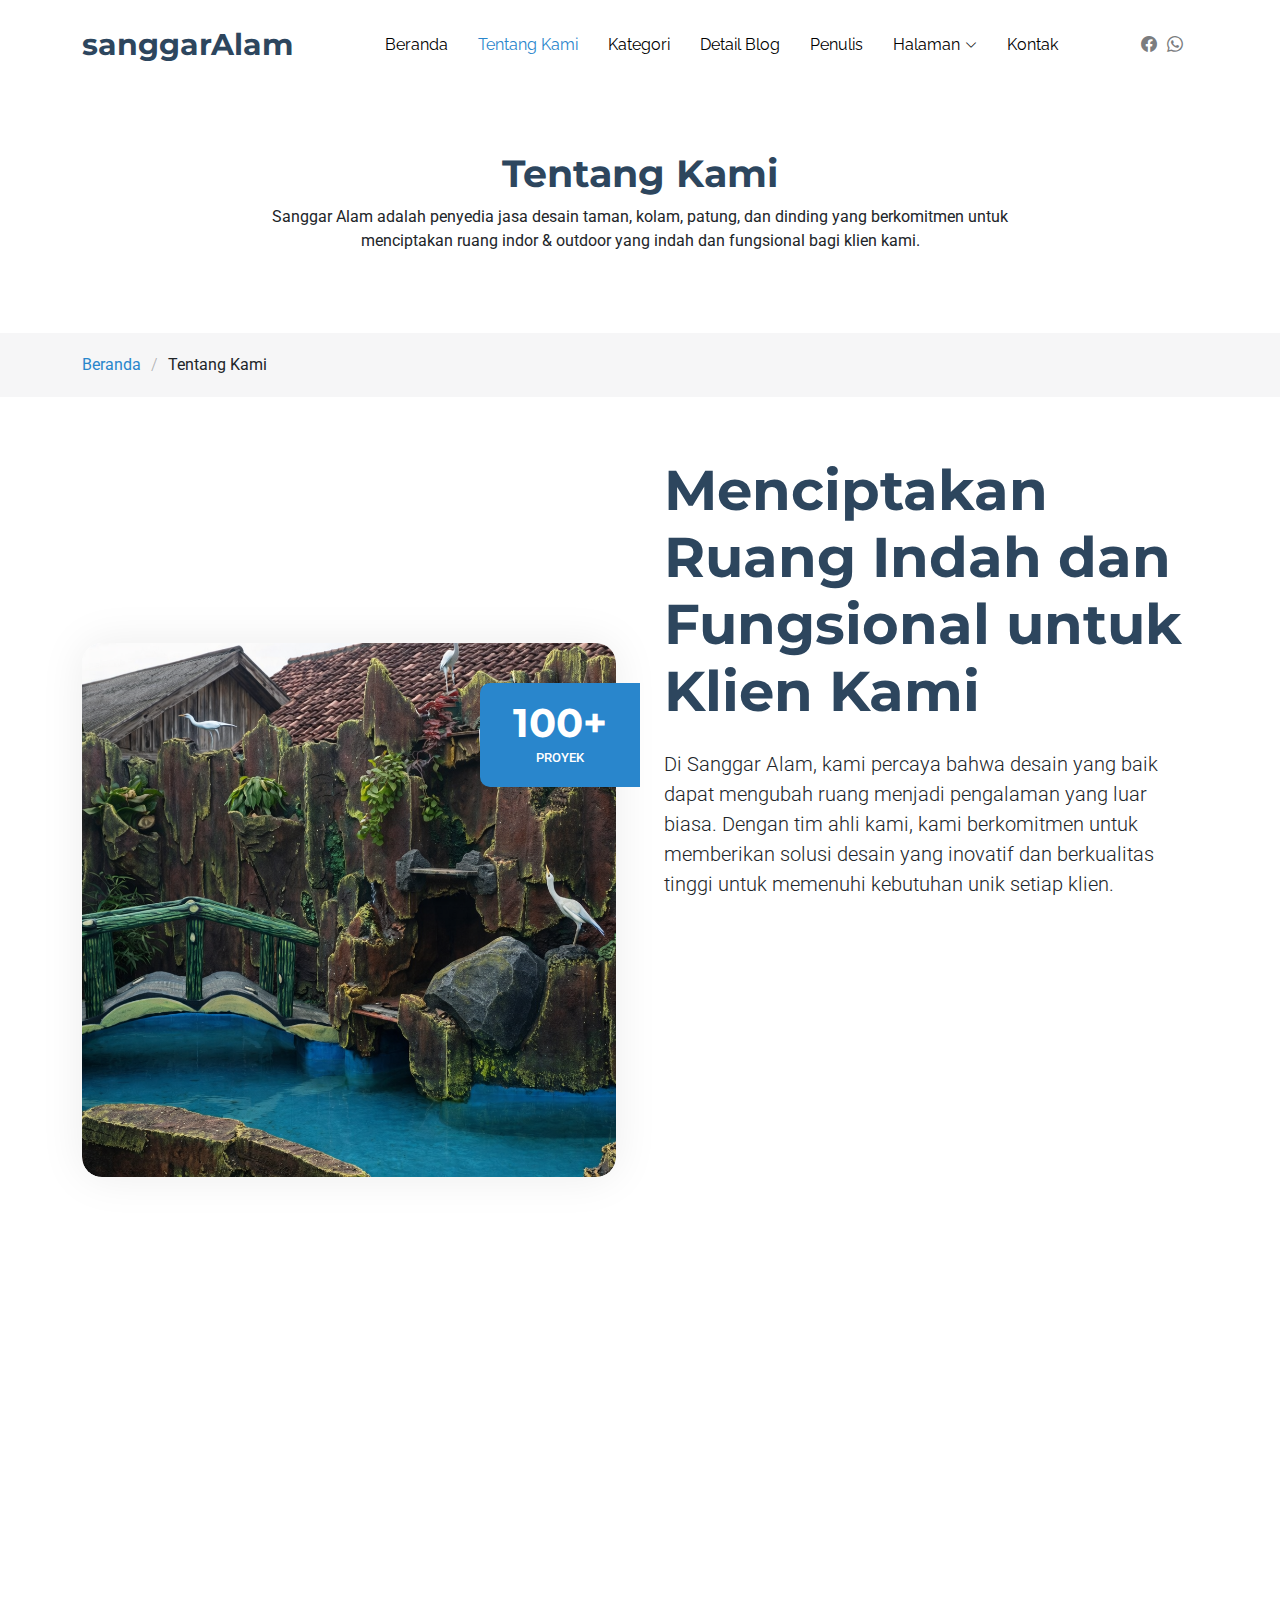
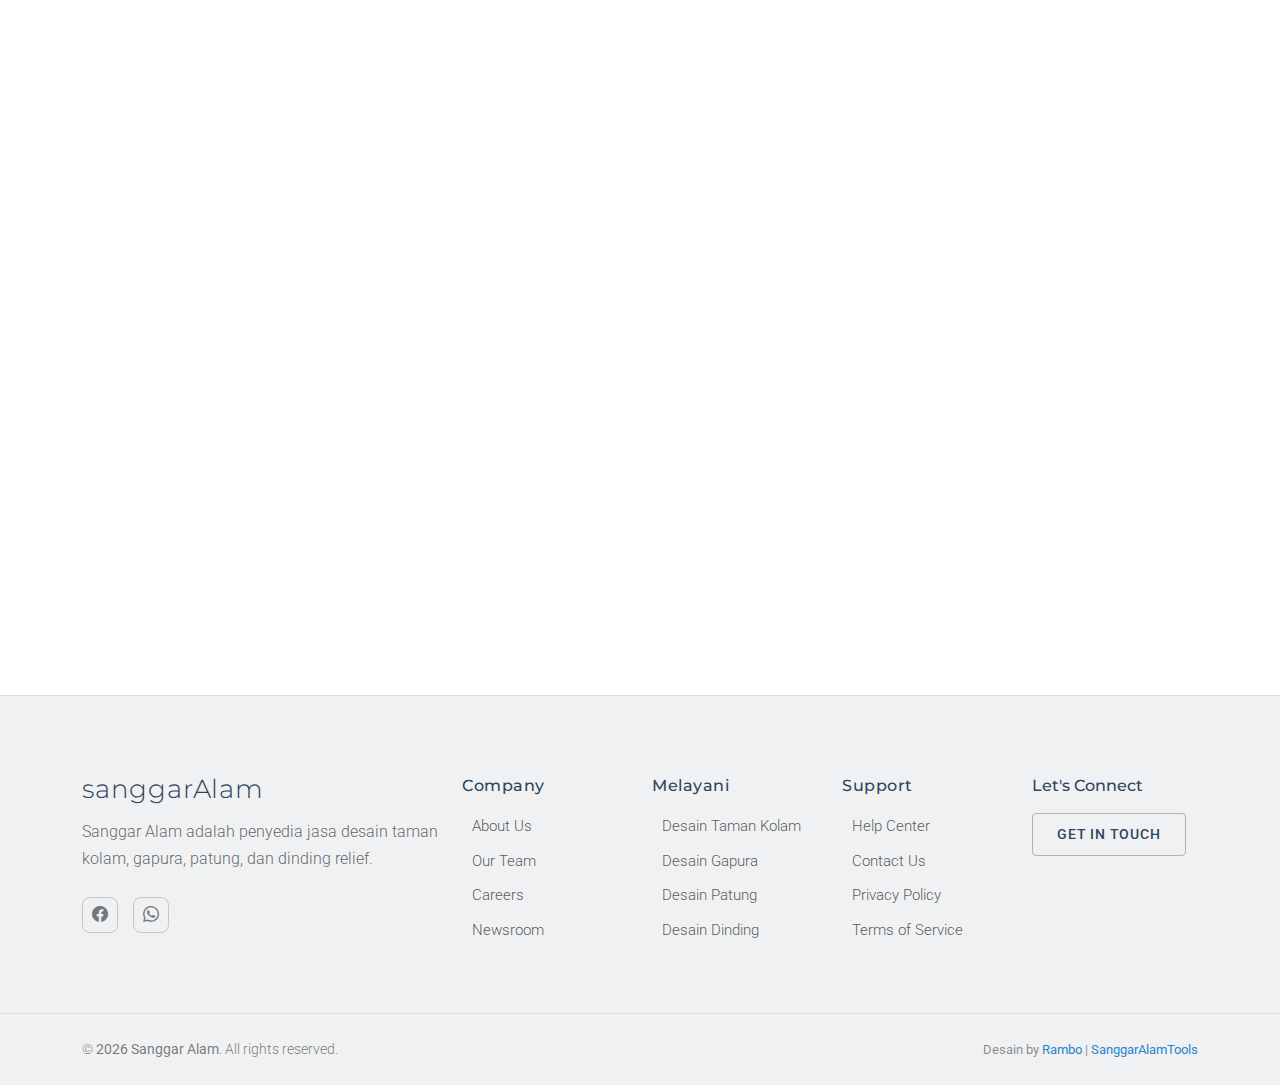
<file: about.html>
<!doctype html>
<html lang="en">
  <head>
    <meta charset="utf-8" />
    <meta content="width=device-width, initial-scale=1.0" name="viewport" />
    <title>Sanggar Alam - Tentang Kami</title>
    <meta name="description" content="" />
    <meta name="keywords" content="" />
    <link href="assets/img/favicon.png" rel="icon" />
    <link href="assets/img/apple-touch-icon.png" rel="apple-touch-icon" />
    <link href="https://fonts.googleapis.com" rel="preconnect" />
    <link href="https://fonts.gstatic.com" rel="preconnect" crossorigin />
    <link
      href="https://fonts.googleapis.com/css2?family=Roboto:ital,wght@0,100;0,300;0,400;0,500;0,700;0,900;1,100;1,300;1,400;1,500;1,700;1,900&family=Montserrat:ital,wght@0,100;0,200;0,300;0,400;0,500;0,600;0,700;0,800;0,900;1,100;1,200;1,300;1,400;1,500;1,600;1,700;1,800;1,900&family=Raleway:ital,wght@0,100;0,200;0,300;0,400;0,500;0,600;0,700;0,800;0,900;1,100;1,200;1,300;1,400;1,500;1,600;1,700;1,800;1,900&display=swap"
      rel="stylesheet"
    />
    <link
      href="assets/vendor/bootstrap/css/bootstrap.min.css"
      rel="stylesheet"
    />
    <link
      href="assets/vendor/bootstrap-icons/bootstrap-icons.css"
      rel="stylesheet"
    />
    <link href="assets/vendor/aos/aos.css" rel="stylesheet" />
    <link href="assets/vendor/swiper/swiper-bundle.min.css" rel="stylesheet" />
    <link href="assets/css/main.css" rel="stylesheet" />
    <!-- =======================================================
  * Template Name: Story
  * Template URL: https://bootstrapmade.com/story-bootstrap-blog-template/
  * Updated: Aug 11 2025 with Bootstrap v5.3.7
  * Author: BootstrapMade.com
  * License: https://bootstrapmade.com/license/
  ======================================================== -->
  </head>
  <body class="about-page">
    <header
      id="header"
      class="header d-flex align-items-center position-relative"
    >
      <div
        class="container position-relative d-flex align-items-center justify-content-between"
      >
        <a
          href="index.html"
          class="logo d-flex align-items-center me-auto me-xl-0"
        >
          <!-- Uncomment the line below if you also wish to use an image logo -->
          <!-- <img src="assets/img/logo.webp" alt=""> -->
          <h1 class="sitename">sanggarAlam</h1>
        </a>
        <nav id="navmenu" class="navmenu">
          <ul>
            <li><a href="index.html">Beranda</a></li>
            <li><a href="about.html" class="active">Tentang Kami</a></li>
            <li><a href="category.html">Kategori</a></li>
            <li><a href="blog-details.html">Detail Blog</a></li>
            <li><a href="author-profile.html">Penulis</a></li>
            <li class="dropdown">
              <a href="#"
                ><span>Halaman</span>
                <i class="bi bi-chevron-down toggle-dropdown"></i
              ></a>
              <ul>
                <li><a href="about.html" class="active">Tentang Kami</a></li>
                <li><a href="category.html">Kategori</a></li>
                <li><a href="blog-details.html">Detail Blog</a></li>
                <li><a href="author-profile.html">Penulis</a></li>
                <li><a href="search-results.html">Hasil Pencarian</a></li>
                <li><a href="404.html">Halaman Tidak Ditemukan</a></li>
                <li class="dropdown">
                  <a href="#"
                    ><span>Deep Dropdown</span>
                    <i class="bi bi-chevron-down toggle-dropdown"></i
                  ></a>
                  <ul>
                    <li><a href="#">Deep Dropdown 1</a></li>
                    <li><a href="#">Deep Dropdown 2</a></li>
                    <li><a href="#">Deep Dropdown 3</a></li>
                    <li><a href="#">Deep Dropdown 4</a></li>
                    <li><a href="#">Deep Dropdown 5</a></li>
                  </ul>
                </li>
              </ul>
            </li>
            <li><a href="contact.html">Kontak</a></li>
          </ul>
          <i class="mobile-nav-toggle d-xl-none bi bi-list"></i>
        </nav>
        <div class="header-social-links">
          <a
            href="https://www.facebook.com/sanggar.sanggar.77312?locale=id_ID"
            class="facebook"
            ><i class="bi bi-facebook"></i
          ></a>
          <a href="#" class="whatsapp"><i class="bi bi-whatsapp"></i></a>
        </div>
      </div>
    </header>
    <main class="main">
      <div class="page-title">
        <div class="heading">
          <div class="container">
            <div class="row d-flex justify-content-center text-center">
              <div class="col-lg-8">
                <h1 class="heading-title">Tentang Kami</h1>
                <p class="mb-0">
                  Sanggar Alam adalah penyedia jasa desain taman, kolam, patung,
                  dan dinding yang berkomitmen untuk menciptakan ruang indor &
                  outdoor yang indah dan fungsional bagi klien kami.
                </p>
              </div>
            </div>
          </div>
        </div>
        <nav class="breadcrumbs">
          <div class="container">
            <ol>
              <li><a href="index.html">Beranda</a></li>
              <li class="current">Tentang Kami</li>
            </ol>
          </div>
        </nav>
      </div>

      <!-- About Section -->
      <section id="about" class="about section">
        <div class="container" data-aos="fade-up" data-aos-delay="100">
          <div class="row g-5 align-items-center">
            <div class="col-lg-6 position-relative">
              <div class="about-img" data-aos="fade-right">
                <img
                  src="assets/img/about/postingan-1.jpg"
                  class="img-fluid"
                  alt=""
                />
              </div>
              <div class="experience-badge" data-aos="fade-up">
                <h2>10+</h2>
                <p>Tahun<br />Pengalaman</p>
              </div>
              <div class="projects-badge" data-aos="fade-left">
                <h2>100+</h2>
                <p>Proyek</p>
              </div>
            </div>
            <div class="col-lg-6" data-aos="fade-left">
              <h2 class="display-4 fw-bold mb-4">
                Menciptakan Ruang Indah dan Fungsional untuk Klien Kami
              </h2>
              <p class="lead mb-4">
                Di Sanggar Alam, kami percaya bahwa desain yang baik dapat
                mengubah ruang menjadi pengalaman yang luar biasa. Dengan tim
                ahli kami, kami berkomitmen untuk memberikan solusi desain yang
                inovatif dan berkualitas tinggi untuk memenuhi kebutuhan unik
                setiap klien.
              </p>
              <div class="features">
                <div class="feature-item mb-4" data-aos="fade-up">
                  <div class="feature-icon">
                    <i class="bi bi-rocket-takeoff"></i>
                  </div>
                  <div class="feature-content">
                    <h4>Desain Inovatif</h4>
                    <p>
                      Kami selalu mencari cara baru dan kreatif untuk mendesain
                      taman yang tidak hanya indah tetapi juga fungsional.
                    </p>
                  </div>
                </div>
                <div
                  class="feature-item mb-4"
                  data-aos="fade-up"
                  data-aos-delay="100"
                >
                  <div class="feature-icon">
                    <i class="bi bi-globe2"></i>
                  </div>
                  <div class="feature-content">
                    <h4>Solusi Terbaik</h4>
                    <p>
                      Kami bekerja sama dengan klien untuk memahami kebutuhan
                      mereka dan memberikan solusi desain yang sesuai dengan
                      anggaran dan preferensi mereka.
                    </p>
                  </div>
                </div>
                <ul class="check-list" data-aos="fade-up" data-aos-delay="200">
                  <li>
                    <i class="bi bi-check-circle"></i> Tim ahli dengan
                    pengalaman luas dalam desain taman kolam, gapura, patung,
                    dan dinding.
                  </li>
                  <li>
                    <i class="bi bi-check-circle"></i> Desain yang disesuaikan
                    untuk setiap klien.
                  </li>
                </ul>
                <a
                  href="https://id.pinterest.com/pin/881368589560000105/"
                  class="btn btn-primary btn-lg mt-4"
                  data-aos="fade-up"
                  data-aos-delay="300"
                  >Pelajari Lebih Lanjut</a
                >
              </div>
            </div>
          </div>
        </div>
      </section>

      <!-- Team -->
      <section id="team" class="team section">
        <div class="container section-title" data-aos="fade-up">
          <span class="description-title">Tim Kami</span>
          <h2>Tim Kami</h2>
          <p>
            Tim kami terdiri dari para profesional yang berdedikasi dan
            berpengalaman dalam desain taman kolam, gapura, patung, dan dinding.
            Kami bekerja sama untuk menciptakan solusi desain yang inovatif dan
            berkualitas tinggi untuk klien kami.
          </p>
        </div>
        <div class="container" data-aos="fade-up" data-aos-delay="100">
          <div class="row g-4">
            <div
              class="col-lg-4 col-md-6"
              data-aos="fade-up"
              data-aos-delay="200"
            >
              <div class="team-member">
                <div class="member-image">
                  <img
                    src="assets/img/person/person-1.jpg"
                    class="img-fluid"
                    alt=""
                    loading="lazy"
                  />
                  <div class="social-overlay">
                    <div class="social-icons">
                      <a href="#"><i class="bi bi-linkedin"></i></a>
                      <a href="#"><i class="bi bi-twitter-x"></i></a>
                      <a href="#"><i class="bi bi-instagram"></i></a>
                    </div>
                  </div>
                </div>
                <div class="member-info">
                  <h4>Sugiarto</h4>
                  <span>Owner Sanggar Alam</span>
                  <p>
                    Sugiarto adalah pendiri dan pemilik Sanggar Alam, dengan
                    pengalaman lebih dari 10 tahun dalam desain taman kolam,
                    gapura, patung, dan dinding. Dia memimpin tim dengan visi
                    untuk menciptakan ruang yang indah dan fungsional bagi klien
                    kami.
                  </p>
                </div>
              </div>
            </div>
            <div
              class="col-lg-4 col-md-6"
              data-aos="fade-up"
              data-aos-delay="300"
            >
              <div class="team-member">
                <div class="member-image">
                  <img
                    src="assets/img/person/person-2.jpg"
                    class="img-fluid"
                    alt=""
                    loading="lazy"
                  />
                  <div class="social-overlay">
                    <div class="social-icons">
                      <a href="#"><i class="bi bi-linkedin"></i></a>
                      <a href="#"><i class="bi bi-twitter-x"></i></a>
                      <a href="#"><i class="bi bi-instagram"></i></a>
                    </div>
                  </div>
                </div>
                <div class="member-info">
                  <h4>Giatno</h4>
                  <span>Spesialis Tukang Bangunan</span>
                  <p>
                    Giatno adalah spesialis tukang bangunan dengan keahlian
                    dalam konstruksi taman kolam, gapura, patung, dan dinding.
                    Dia memastikan bahwa setiap proyek dibangun dengan kualitas
                    dan ketelitian tinggi untuk memenuhi standar kami.
                  </p>
                </div>
              </div>
            </div>
            <div
              class="col-lg-4 col-md-6"
              data-aos="fade-up"
              data-aos-delay="400"
            >
              <div class="team-member">
                <div class="member-image">
                  <img
                    src="assets/img/person/person-3.jpg"
                    class="img-fluid"
                    alt=""
                    loading="lazy"
                  />
                  <div class="social-overlay">
                    <div class="social-icons">
                      <a href="#"><i class="bi bi-linkedin"></i></a>
                      <a href="#"><i class="bi bi-twitter-x"></i></a>
                      <a href="#"><i class="bi bi-instagram"></i></a>
                    </div>
                  </div>
                </div>
                <div class="member-info">
                  <h4>Manto</h4>
                  <span>Spesialis Tukang Aduk</span>
                  <p>
                    Manto adalah spesialis tukang aduk dengan pengalaman luas
                    dalam mencampur bahan untuk konstruksi taman kolam, gapura,
                    patung, dan dinding. Dia memastikan bahwa setiap campuran
                    memiliki kualitas yang tepat untuk kekuatan dan daya tahan
                    proyek kami.
                  </p>
                </div>
              </div>
            </div>
          </div>
        </div>
      </section>
    </main>

    <!-- Footer -->
    <footer id="footer" class="footer position-relative light-background">
      <div class="container">
        <div class="row gy-5">
          <div class="col-lg-4">
            <div class="footer-brand">
              <a href="index.html" class="logo d-flex align-items-center mb-3">
                <span class="sitename">sanggarAlam</span>
              </a>
              <p class="tagline">
                Sanggar Alam adalah penyedia jasa desain taman kolam, gapura,
                patung, dan dinding relief.
              </p>
              <div class="social-links mt-4">
                <a
                  href="https://www.facebook.com/sanggar.sanggar.77312?locale=id_ID"
                  aria-label="Facebook"
                  ><i class="bi bi-facebook"></i
                ></a>
                <a href="#" aria-label="Whatsapp"
                  ><i class="bi bi-whatsapp"></i
                ></a>
              </div>
            </div>
          </div>
          <div class="col-lg-6">
            <div class="footer-links-grid">
              <div class="row">
                <div class="col-6 col-md-4">
                  <h5>Company</h5>
                  <ul class="list-unstyled">
                    <li><a href="#">About Us</a></li>
                    <li><a href="#">Our Team</a></li>
                    <li><a href="#">Careers</a></li>
                    <li><a href="#">Newsroom</a></li>
                  </ul>
                </div>
                <div class="col-6 col-md-4">
                  <h5>Melayani</h5>
                  <ul class="list-unstyled">
                    <li><a href="#">Desain Taman Kolam</a></li>
                    <li><a href="#">Desain Gapura</a></li>
                    <li><a href="#">Desain Patung</a></li>
                    <li><a href="#">Desain Dinding</a></li>
                  </ul>
                </div>
                <div class="col-6 col-md-4">
                  <h5>Support</h5>
                  <ul class="list-unstyled">
                    <li><a href="#">Help Center</a></li>
                    <li><a href="#">Contact Us</a></li>
                    <li><a href="#">Privacy Policy</a></li>
                    <li><a href="#">Terms of Service</a></li>
                  </ul>
                </div>
              </div>
            </div>
          </div>
          <div class="col-lg-2">
            <div class="footer-cta">
              <h5>Let's Connect</h5>
              <a href="contact.html" class="btn btn-outline">Get in Touch</a>
            </div>
          </div>
        </div>
      </div>
      <div class="footer-bottom">
        <div class="container">
          <div class="row">
            <div class="col-12">
              <div class="footer-bottom-content">
                <p class="mb-0">
                  © <strong>2026 Sanggar Alam</strong>. All rights reserved.
                </p>
                <div class="credits">
                  <!-- All the links in the footer should remain intact. -->
                  <!-- You can delete the links only if you've purchased the pro version. -->
                  <!-- Licensing information: https://bootstrapmade.com/license/ -->
                  <!-- Purchase the pro version with working PHP/AJAX contact form: [buy-url] -->
                  Desain by
                  <a href="https://bootstrapmade.com/">Rambo</a> |
                  <a href="https://bootstrapmade.com/tools/"
                    >SanggarAlamTools</a
                  >
                </div>
              </div>
            </div>
          </div>
        </div>
      </div>
    </footer>

    <!-- Scroll Top -->
    <a
      href="#"
      id="scroll-top"
      class="scroll-top d-flex align-items-center justify-content-center"
      ><i class="bi bi-arrow-up-short"></i
    ></a>

    <!-- Preloader -->
    <div id="preloader"></div>

    <!-- Vendor JS Files -->
    <script src="assets/vendor/bootstrap/js/bootstrap.bundle.min.js"></script>
    <script src="assets/vendor/php-email-form/validate.js"></script>
    <script src="assets/vendor/aos/aos.js"></script>
    <script src="assets/vendor/swiper/swiper-bundle.min.js"></script>
    <script src="assets/vendor/purecounter/purecounter_vanilla.js"></script>

    <!-- Main JS File -->
    <script src="assets/js/main.js"></script>
  </body>
</html>
</file>
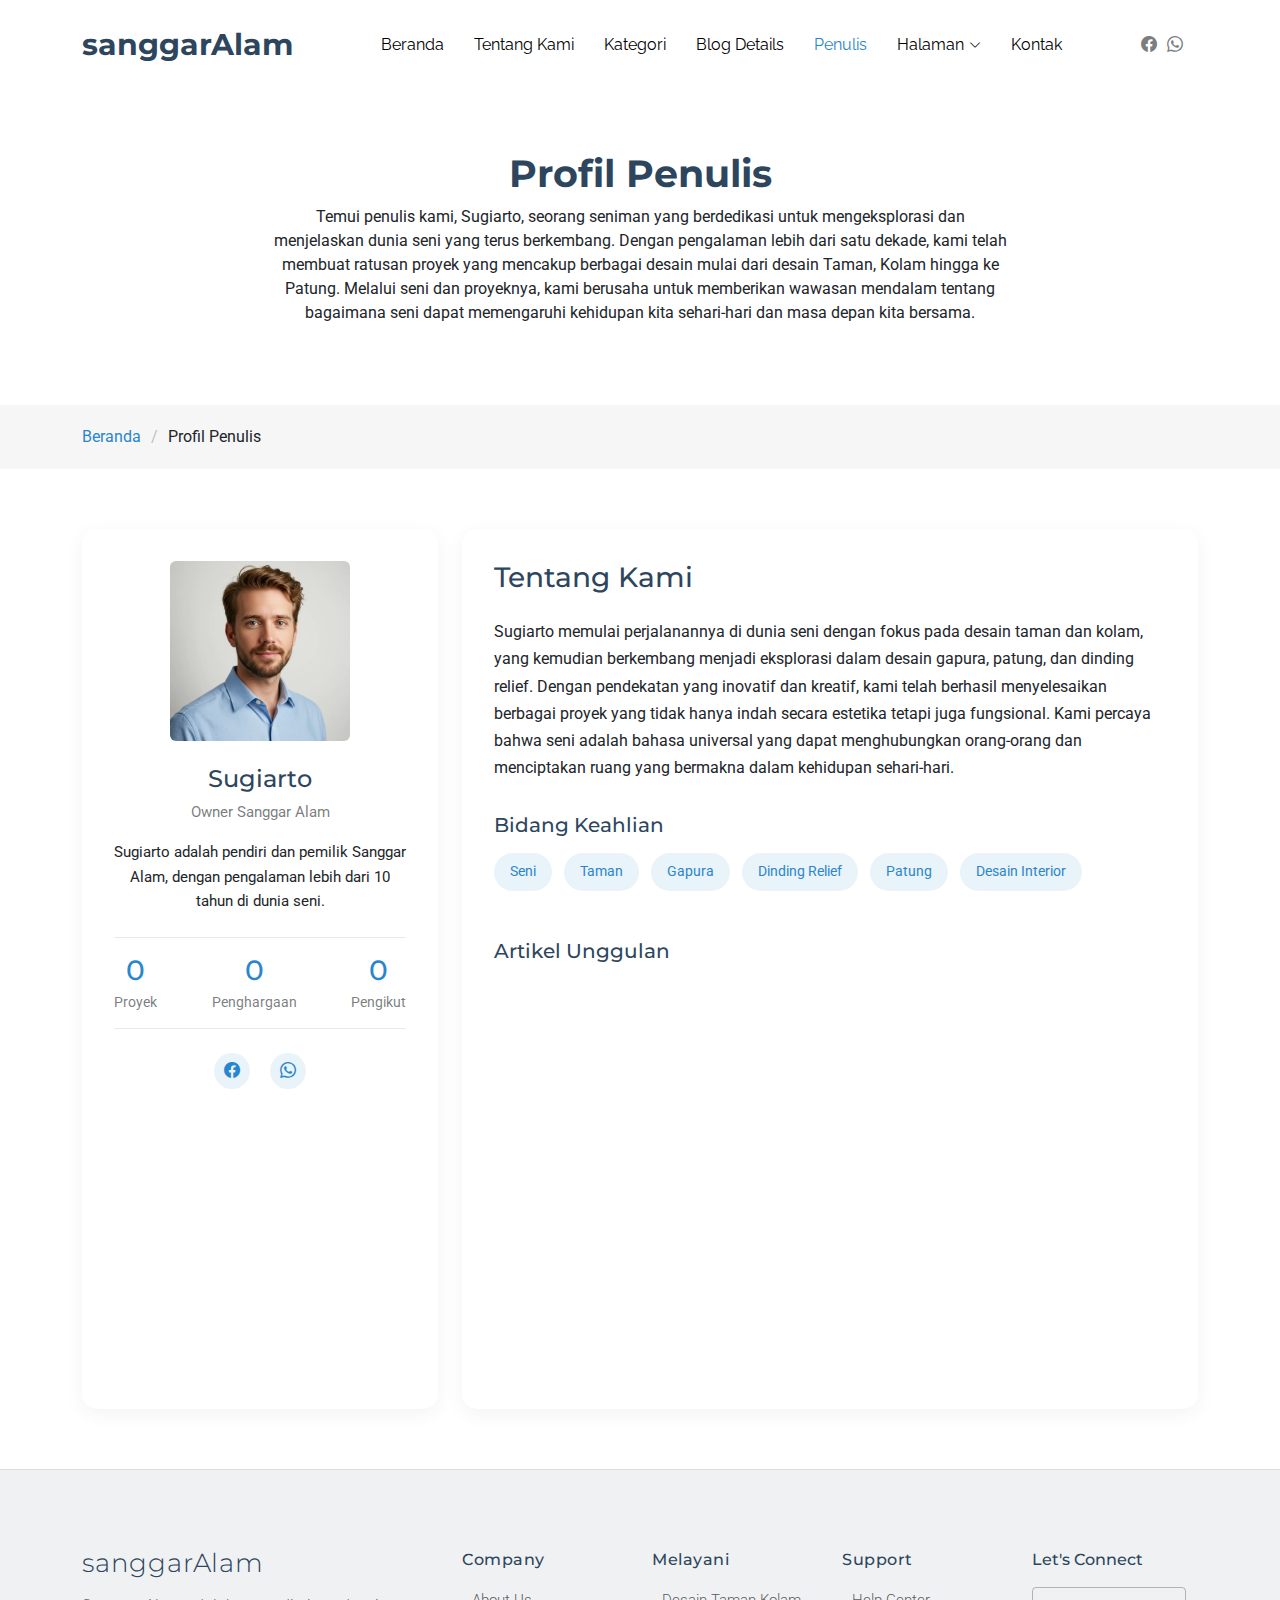
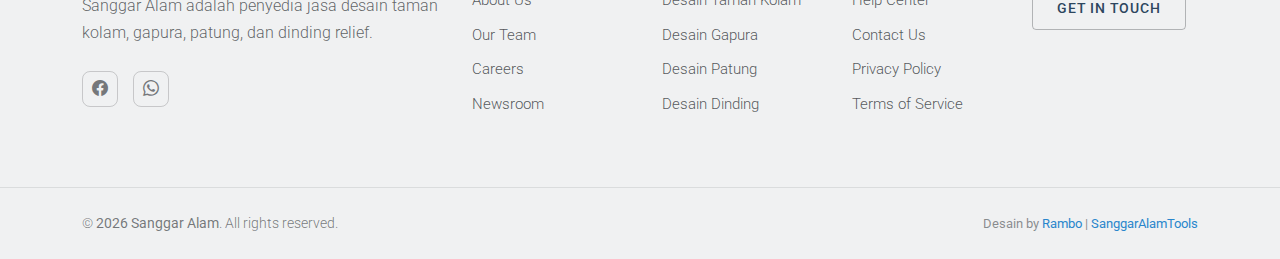
<file: author-profile.html>
<!doctype html>
<html lang="en">
  <head>
    <meta charset="utf-8" />
    <meta content="width=device-width, initial-scale=1.0" name="viewport" />
    <title>Sanggar Alam - Penulis</title>
    <meta name="description" content="" />
    <meta name="keywords" content="" />
    <link href="assets/img/favicon.png" rel="icon" />
    <link href="assets/img/apple-touch-icon.png" rel="apple-touch-icon" />
    <link href="https://fonts.googleapis.com" rel="preconnect" />
    <link href="https://fonts.gstatic.com" rel="preconnect" crossorigin />
    <link
      href="https://fonts.googleapis.com/css2?family=Roboto:ital,wght@0,100;0,300;0,400;0,500;0,700;0,900;1,100;1,300;1,400;1,500;1,700;1,900&family=Montserrat:ital,wght@0,100;0,200;0,300;0,400;0,500;0,600;0,700;0,800;0,900;1,100;1,200;1,300;1,400;1,500;1,600;1,700;1,800;1,900&family=Raleway:ital,wght@0,100;0,200;0,300;0,400;0,500;0,600;0,700;0,800;0,900;1,100;1,200;1,300;1,400;1,500;1,600;1,700;1,800;1,900&display=swap"
      rel="stylesheet"
    />
    <link
      href="assets/vendor/bootstrap/css/bootstrap.min.css"
      rel="stylesheet"
    />
    <link
      href="assets/vendor/bootstrap-icons/bootstrap-icons.css"
      rel="stylesheet"
    />
    <link href="assets/vendor/aos/aos.css" rel="stylesheet" />
    <link href="assets/vendor/swiper/swiper-bundle.min.css" rel="stylesheet" />
    <link href="assets/css/main.css" rel="stylesheet" />
    <!-- =======================================================
  * Template Name: Story
  * Template URL: https://bootstrapmade.com/story-bootstrap-blog-template/
  * Updated: Aug 11 2025 with Bootstrap v5.3.7
  * Author: BootstrapMade.com
  * License: https://bootstrapmade.com/license/
  ======================================================== -->
  </head>
  <body class="author-profile-page">
    <header
      id="header"
      class="header d-flex align-items-center position-relative"
    >
      <div
        class="container position-relative d-flex align-items-center justify-content-between"
      >
        <a
          href="index.html"
          class="logo d-flex align-items-center me-auto me-xl-0"
        >
          <!-- Uncomment the line below if you also wish to use an image logo -->
          <!-- <img src="assets/img/logo.webp" alt=""> -->
          <h1 class="sitename">sanggarAlam</h1>
        </a>

        <nav id="navmenu" class="navmenu">
          <ul>
            <li><a href="index.html">Beranda</a></li>
            <li><a href="about.html">Tentang Kami</a></li>
            <li><a href="category.html">Kategori</a></li>
            <li><a href="blog-details.html">Blog Details</a></li>
            <li>
              <a href="author-profile.html" class="active">Penulis</a>
            </li>
            <li class="dropdown">
              <a href="#"
                ><span>Halaman</span>
                <i class="bi bi-chevron-down toggle-dropdown"></i
              ></a>
              <ul>
                <li><a href="about.html">Tentang Kami</a></li>
                <li><a href="category.html">Kategori</a></li>
                <li><a href="blog-details.html">Blog Details</a></li>
                <li>
                  <a href="author-profile.html" class="active">Penulis</a>
                </li>
                <li><a href="search-results.html">Hasil Pencarian</a></li>
                <li><a href="404.html">Halaman Tidak Ditemukan</a></li>
              </ul>
            </li>
            <li><a href="contact.html">Kontak</a></li>
          </ul>
          <i class="mobile-nav-toggle d-xl-none bi bi-list"></i>
        </nav>

        <div class="header-social-links">
          <a
            href="https://www.facebook.com/sanggar.sanggar.77312?locale=id_ID"
            class="facebook"
            ><i class="bi bi-facebook"></i
          ></a>
          <a href="#" class="whatsapp"><i class="bi bi-whatsapp"></i></a>
        </div>
      </div>
    </header>

    <main class="main">
      <!-- Page Title -->
      <div class="page-title">
        <div class="heading">
          <div class="container">
            <div class="row d-flex justify-content-center text-center">
              <div class="col-lg-8">
                <h1 class="heading-title">Profil Penulis</h1>
                <p class="mb-0">
                  Temui penulis kami, Sugiarto, seorang seniman yang berdedikasi
                  untuk mengeksplorasi dan menjelaskan dunia seni yang terus
                  berkembang. Dengan pengalaman lebih dari satu dekade, kami
                  telah membuat ratusan proyek yang mencakup berbagai desain
                  mulai dari desain Taman, Kolam hingga ke Patung. Melalui seni
                  dan proyeknya, kami berusaha untuk memberikan wawasan mendalam
                  tentang bagaimana seni dapat memengaruhi kehidupan kita
                  sehari-hari dan masa depan kita bersama.
                </p>
              </div>
            </div>
          </div>
        </div>
        <nav class="breadcrumbs">
          <div class="container">
            <ol>
              <li><a href="index.html">Beranda</a></li>
              <li class="current">Profil Penulis</li>
            </ol>
          </div>
        </nav>
      </div>

      <!-- Author Profile Section -->
      <section id="author-profile" class="author-profile section">
        <div class="container" data-aos="fade-up" data-aos-delay="100">
          <div class="author-profile-1">
            <div class="row">
              <div class="col-lg-4 mb-4 mb-lg-0">
                <div class="author-card" data-aos="fade-up">
                  <div class="author-image">
                    <img
                      src="assets/img/person/person-1.jpg"
                      alt="Author"
                      class="img-fluid rounded"
                    />
                  </div>
                  <div class="author-info">
                    <h2>Sugiarto</h2>
                    <p class="designation">Owner Sanggar Alam</p>
                    <div class="author-bio">
                      Sugiarto adalah pendiri dan pemilik Sanggar Alam, dengan
                      pengalaman lebih dari 10 tahun di dunia seni.
                    </div>
                    <div
                      class="author-stats d-flex justify-content-between text-center my-4"
                    >
                      <div class="stat-item">
                        <h4
                          data-purecounter-start="0"
                          data-purecounter-end="100"
                          data-purecounter-duration="1"
                          class="purecounter"
                        ></h4>
                        <p>Proyek</p>
                      </div>
                      <div class="stat-item">
                        <h4
                          data-purecounter-start="0"
                          data-purecounter-end="10"
                          data-purecounter-duration="1"
                          class="purecounter"
                        ></h4>
                        <p>Penghargaan</p>
                      </div>
                      <div class="stat-item">
                        <h4
                          data-purecounter-start="0"
                          data-purecounter-end="10"
                          data-purecounter-duration="1"
                          class="purecounter"
                        >
                          K
                        </h4>
                        <p>Pengikut</p>
                      </div>
                    </div>
                    <div class="social-links">
                      <a
                        href="https://www.facebook.com/sanggar.sanggar.77312?locale=id_ID"
                        class="facebook"
                        ><i class="bi bi-facebook"></i
                      ></a>
                      <a href="#" class="whatsapp"
                        ><i class="bi bi-whatsapp"></i
                      ></a>
                    </div>
                  </div>
                </div>
              </div>

              <!-- Author Content -->
              <div class="col-lg-8">
                <div
                  class="author-content"
                  data-aos="fade-up"
                  data-aos-delay="200"
                >
                  <div class="content-header">
                    <h3>Tentang Kami</h3>
                  </div>
                  <div class="content-body">
                    <p>
                      Sugiarto memulai perjalanannya di dunia seni dengan fokus
                      pada desain taman dan kolam, yang kemudian berkembang
                      menjadi eksplorasi dalam desain gapura, patung, dan
                      dinding relief. Dengan pendekatan yang inovatif dan
                      kreatif, kami telah berhasil menyelesaikan berbagai proyek
                      yang tidak hanya indah secara estetika tetapi juga
                      fungsional. Kami percaya bahwa seni adalah bahasa
                      universal yang dapat menghubungkan orang-orang dan
                      menciptakan ruang yang bermakna dalam kehidupan
                      sehari-hari.
                    </p>

                    <div class="expertise-areas">
                      <h4>Bidang Keahlian</h4>
                      <div class="tags">
                        <span>Seni</span>
                        <span>Taman</span>
                        <span>Gapura</span>
                        <span>Dinding Relief</span>
                        <span>Patung</span>
                        <span>Desain Interior</span>
                      </div>
                    </div>

                    <div class="featured-articles mt-5">
                      <h4>Artikel Unggulan</h4>
                      <div class="row g-4">
                        <div
                          class="col-md-6"
                          data-aos="fade-up"
                          data-aos-delay="300"
                        >
                          <article class="article-card">
                            <div class="article-img">
                              <img
                                src="assets/img/blog/artikel-1.jpg"
                                alt="Article"
                                class="img-fluid"
                              />
                            </div>
                            <div class="article-details">
                              <div class="post-category">Dinding Relief</div>
                              <h5>
                                <a
                                  href="https://www.ukiranbatualam.com/link/relief-ornamen-dinding-rumah--desain--radakrisna.html"
                                  >Relief ornamen dinding rumah desain
                                  radakrisna</a
                                >
                              </h5>
                              <div class="post-meta">
                                <span
                                  ><i class="bi bi-clock"></i>11 Januari
                                  2024</span
                                >
                                <span
                                  ><i class="bi bi-chat-dots"></i> 24
                                  Komentar</span
                                >
                              </div>
                            </div>
                          </article>
                        </div>
                        <div
                          class="col-md-6"
                          data-aos="fade-up"
                          data-aos-delay="400"
                        >
                          <article class="article-card">
                            <div class="article-img">
                              <img
                                src="assets/img/blog/artikel-2.jpg"
                                alt="Article"
                                class="img-fluid"
                              />
                            </div>
                            <div class="article-details">
                              <div class="post-category">Relief Dinding</div>
                              <h5>
                                <a
                                  href="https://www.flamboyanasri.com/2023/09/20-gambar-contoh-relief-tembok-terbaik.html"
                                  >Relief dinding luar rumah minimalis seperti
                                  ukiran pada batu paras</a
                                >
                              </h5>
                              <div class="post-meta">
                                <span
                                  ><i class="bi bi-clock"></i>01 Februari
                                  2024</span
                                >
                                <span
                                  ><i class="bi bi-chat-dots"></i> 18
                                  Komentar</span
                                >
                              </div>
                            </div>
                          </article>
                        </div>
                      </div>
                    </div>
                  </div>
                </div>
              </div>
            </div>
          </div>
        </div>
      </section>
      <!-- /Author Profile Section -->
    </main>

    <!-- Footer -->
    <footer id="footer" class="footer position-relative light-background">
      <div class="container">
        <div class="row gy-5">
          <div class="col-lg-4">
            <div class="footer-brand">
              <a href="index.html" class="logo d-flex align-items-center mb-3">
                <span class="sitename">sanggarAlam</span>
              </a>
              <p class="tagline">
                Sanggar Alam adalah penyedia jasa desain taman kolam, gapura,
                patung, dan dinding relief.
              </p>
              <div class="social-links mt-4">
                <a
                  href="https://www.facebook.com/sanggar.sanggar.77312?locale=id_ID"
                  aria-label="Facebook"
                  ><i class="bi bi-facebook"></i
                ></a>
                <a href="#" aria-label="Whatsapp"
                  ><i class="bi bi-whatsapp"></i
                ></a>
              </div>
            </div>
          </div>
          <div class="col-lg-6">
            <div class="footer-links-grid">
              <div class="row">
                <div class="col-6 col-md-4">
                  <h5>Company</h5>
                  <ul class="list-unstyled">
                    <li><a href="#">About Us</a></li>
                    <li><a href="#">Our Team</a></li>
                    <li><a href="#">Careers</a></li>
                    <li><a href="#">Newsroom</a></li>
                  </ul>
                </div>
                <div class="col-6 col-md-4">
                  <h5>Melayani</h5>
                  <ul class="list-unstyled">
                    <li><a href="#">Desain Taman Kolam</a></li>
                    <li><a href="#">Desain Gapura</a></li>
                    <li><a href="#">Desain Patung</a></li>
                    <li><a href="#">Desain Dinding</a></li>
                  </ul>
                </div>
                <div class="col-6 col-md-4">
                  <h5>Support</h5>
                  <ul class="list-unstyled">
                    <li><a href="#">Help Center</a></li>
                    <li><a href="#">Contact Us</a></li>
                    <li><a href="#">Privacy Policy</a></li>
                    <li><a href="#">Terms of Service</a></li>
                  </ul>
                </div>
              </div>
            </div>
          </div>
          <div class="col-lg-2">
            <div class="footer-cta">
              <h5>Let's Connect</h5>
              <a href="contact.html" class="btn btn-outline">Get in Touch</a>
            </div>
          </div>
        </div>
      </div>
      <div class="footer-bottom">
        <div class="container">
          <div class="row">
            <div class="col-12">
              <div class="footer-bottom-content">
                <p class="mb-0">
                  © <strong>2026 Sanggar Alam</strong>. All rights reserved.
                </p>
                <div class="credits">
                  <!-- All the links in the footer should remain intact. -->
                  <!-- You can delete the links only if you've purchased the pro version. -->
                  <!-- Licensing information: https://bootstrapmade.com/license/ -->
                  <!-- Purchase the pro version with working PHP/AJAX contact form: [buy-url] -->
                  Desain by
                  <a href="https://bootstrapmade.com/">Rambo</a> |
                  <a href="https://bootstrapmade.com/tools/"
                    >SanggarAlamTools</a
                  >
                </div>
              </div>
            </div>
          </div>
        </div>
      </div>
    </footer>

    <!-- Scroll Top -->
    <a
      href="#"
      id="scroll-top"
      class="scroll-top d-flex align-items-center justify-content-center"
      ><i class="bi bi-arrow-up-short"></i
    ></a>

    <!-- Preloader -->
    <div id="preloader"></div>

    <!-- Vendor JS Files -->
    <script src="assets/vendor/bootstrap/js/bootstrap.bundle.min.js"></script>
    <script src="assets/vendor/php-email-form/validate.js"></script>
    <script src="assets/vendor/aos/aos.js"></script>
    <script src="assets/vendor/swiper/swiper-bundle.min.js"></script>
    <script src="assets/vendor/purecounter/purecounter_vanilla.js"></script>

    <!-- Main JS File -->
    <script src="assets/js/main.js"></script>
  </body>
</html>
</file>
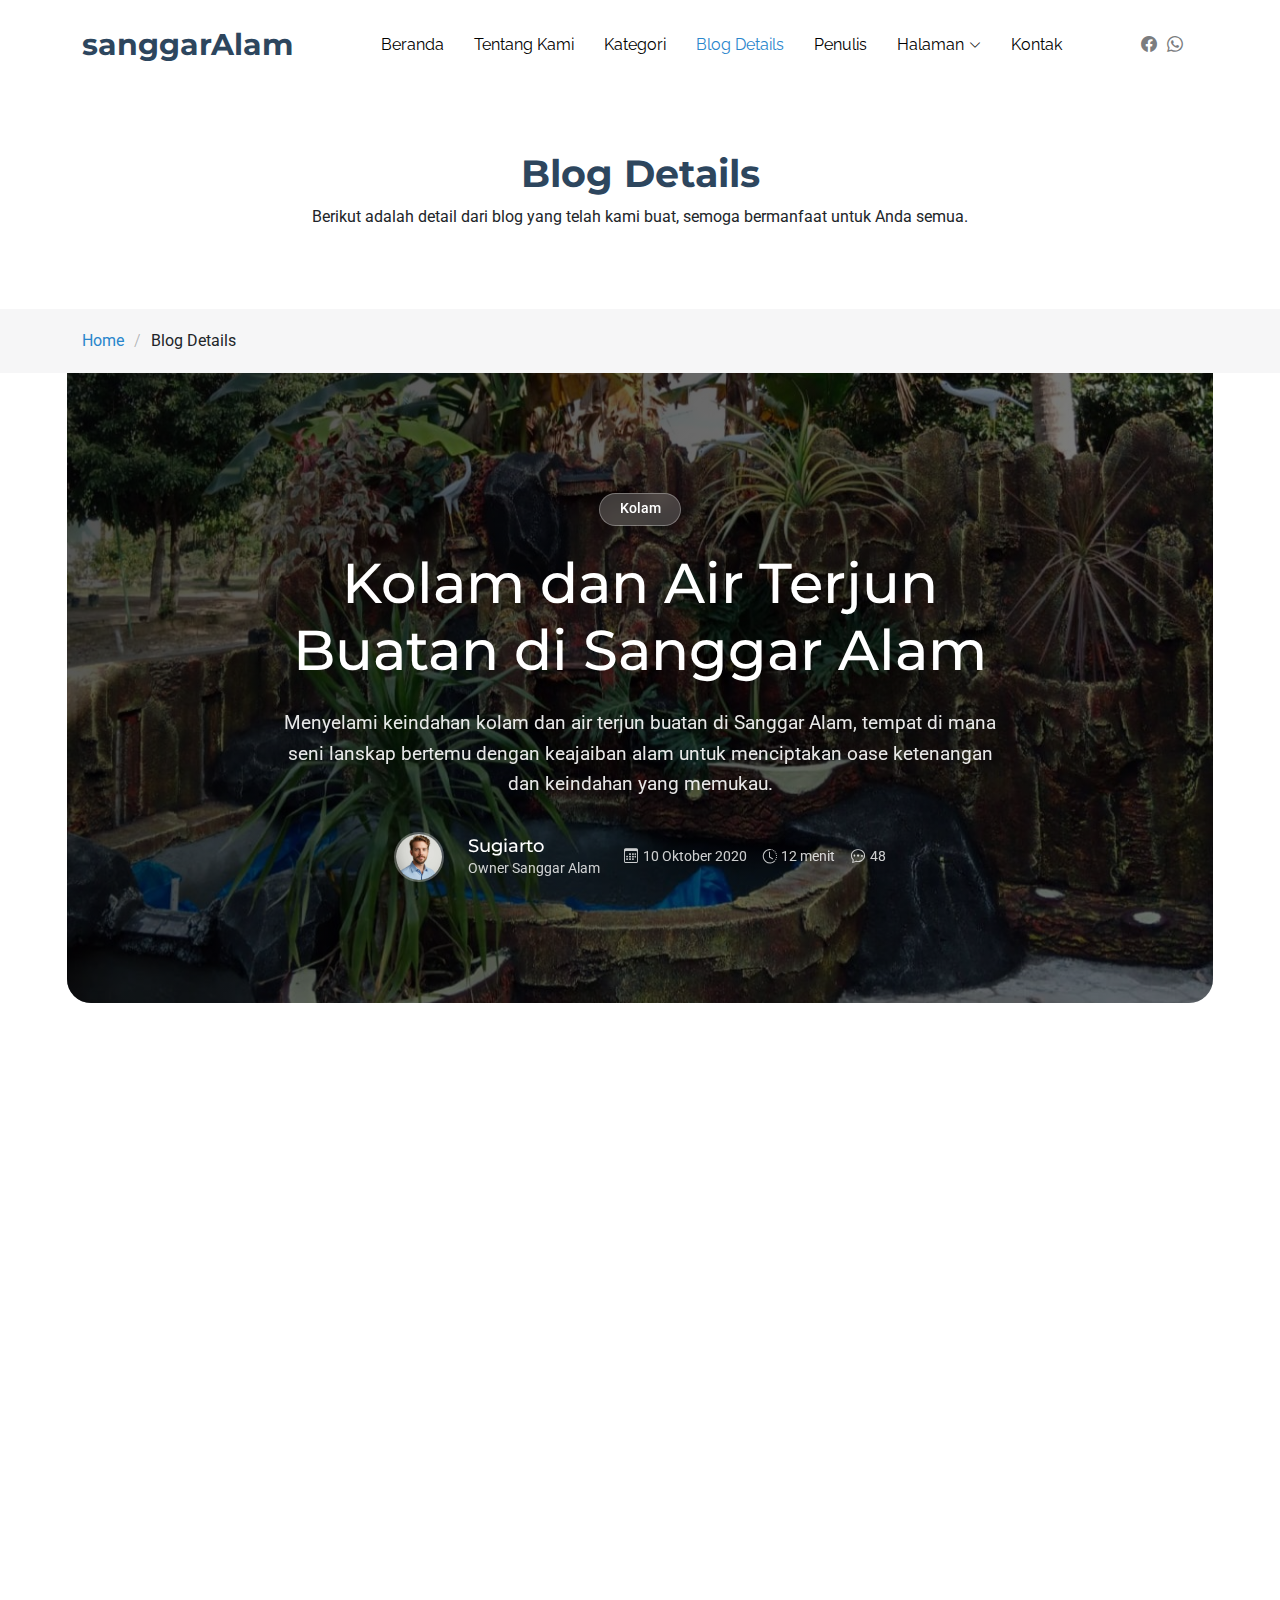
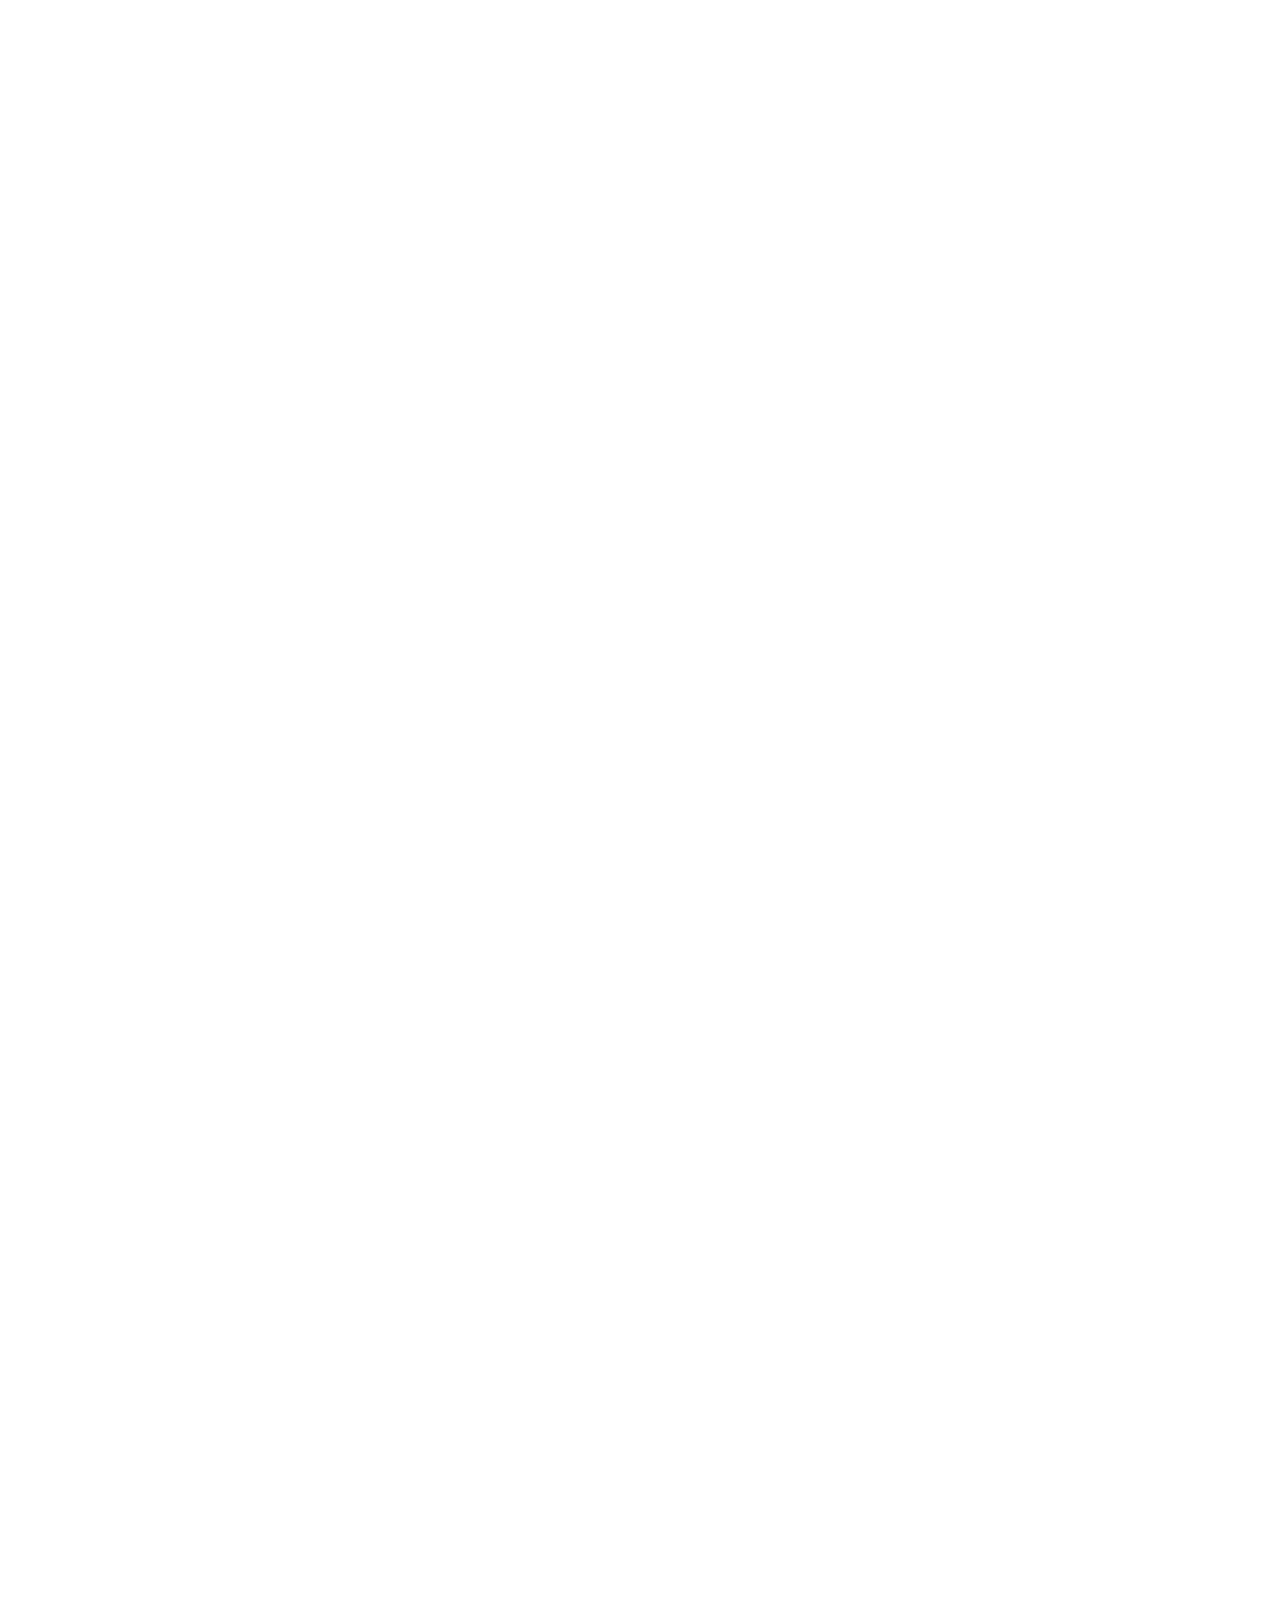
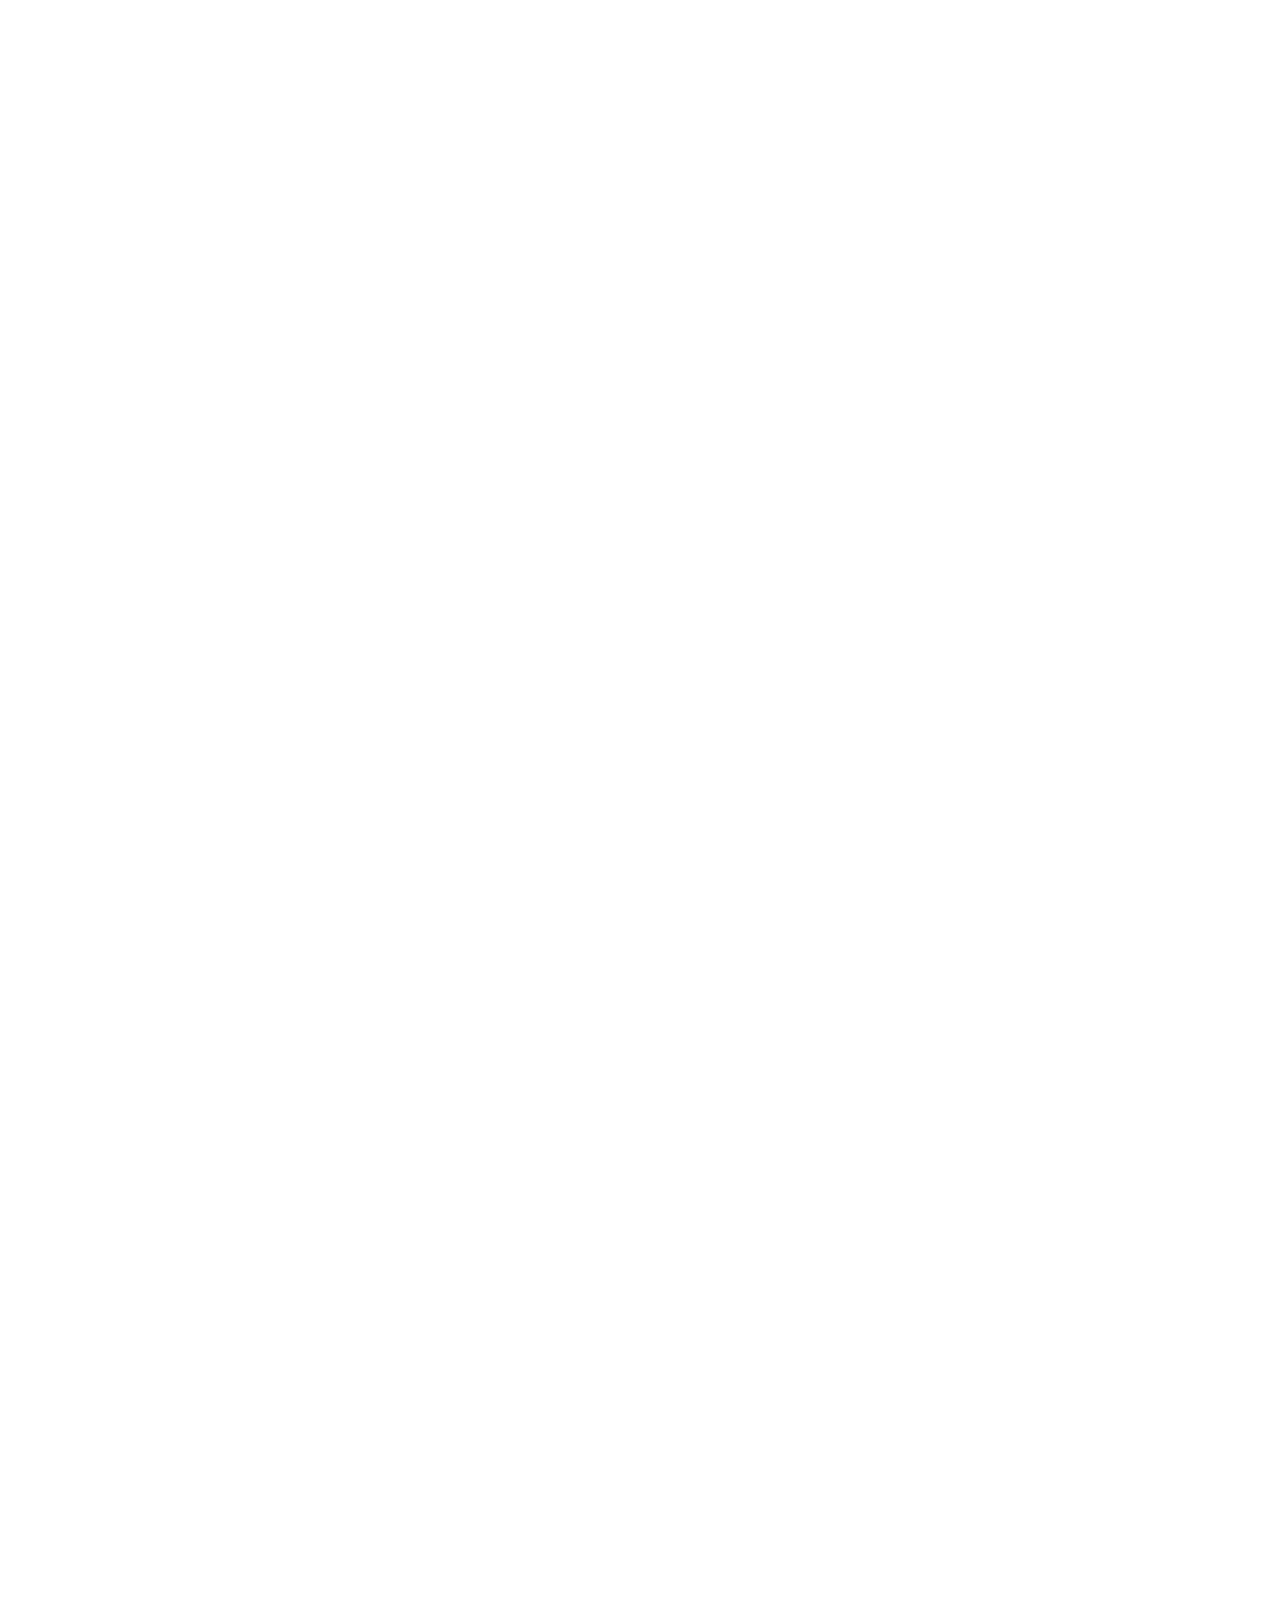
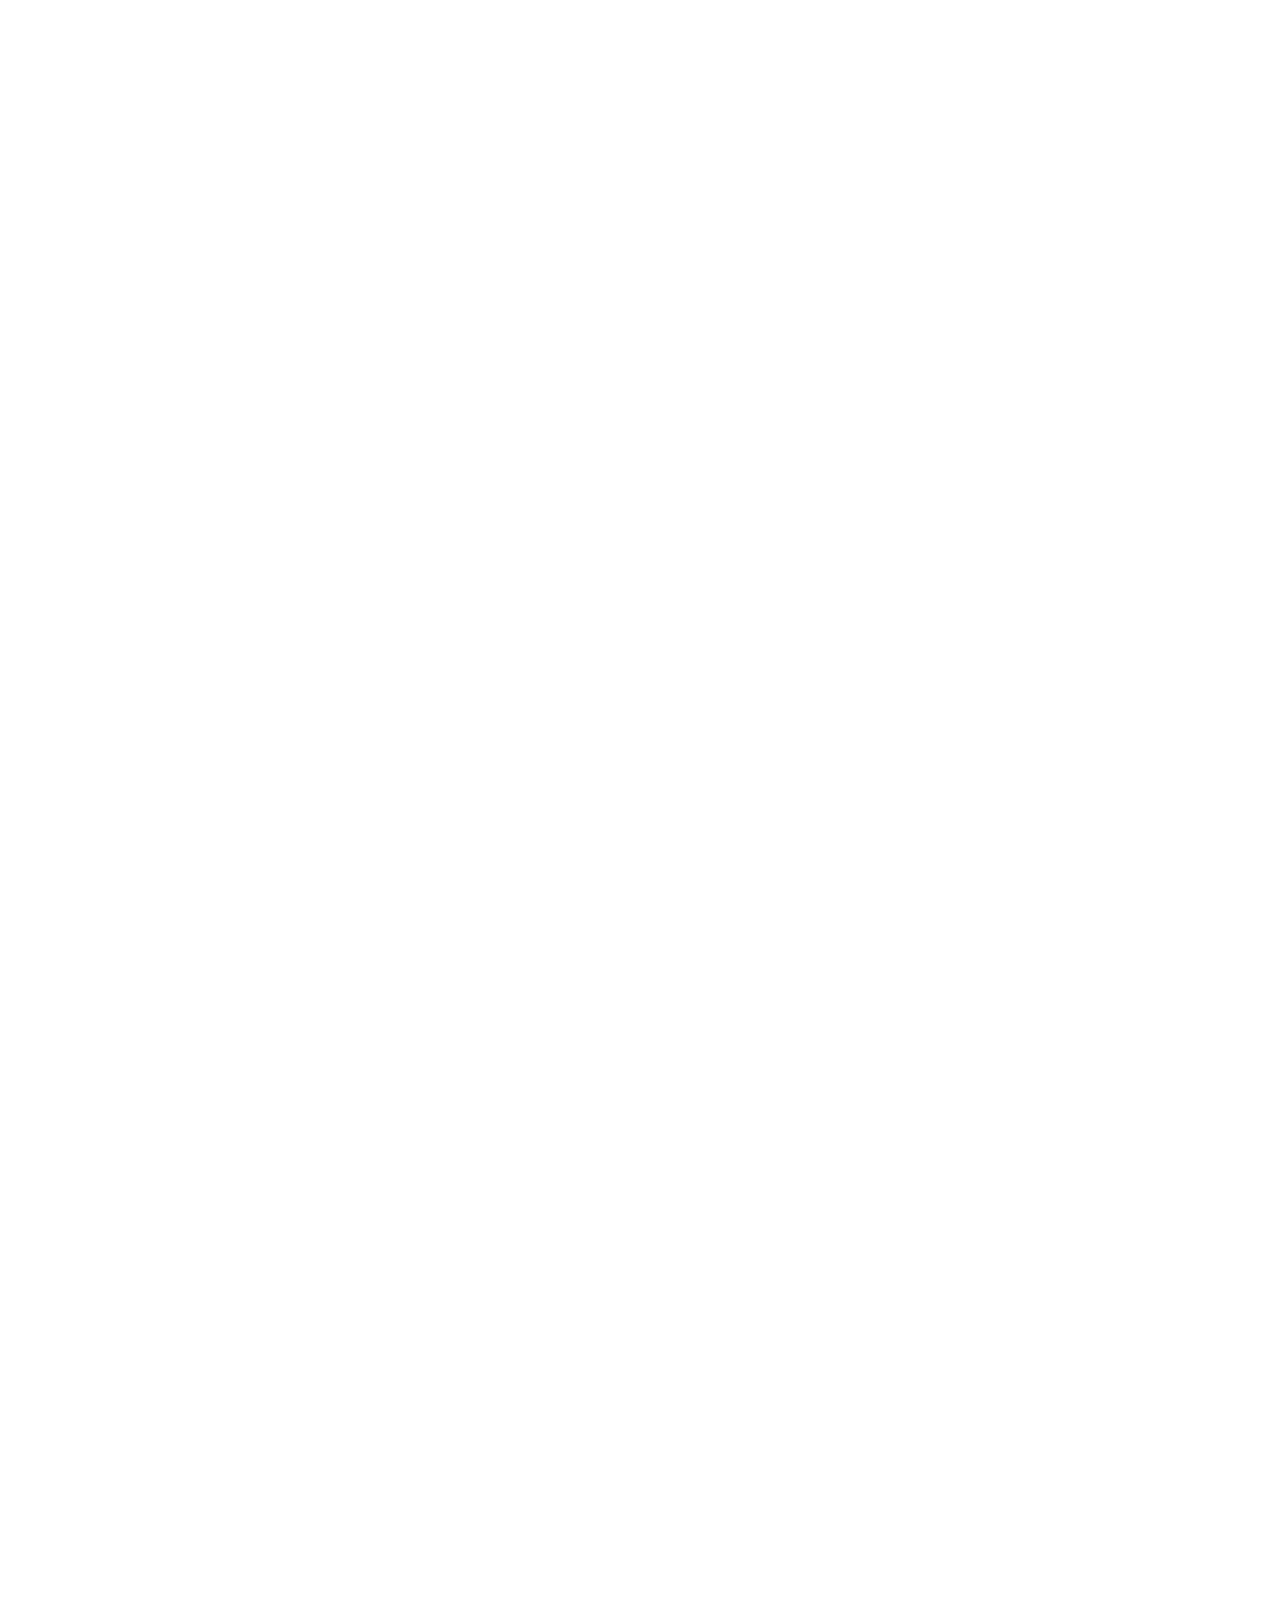
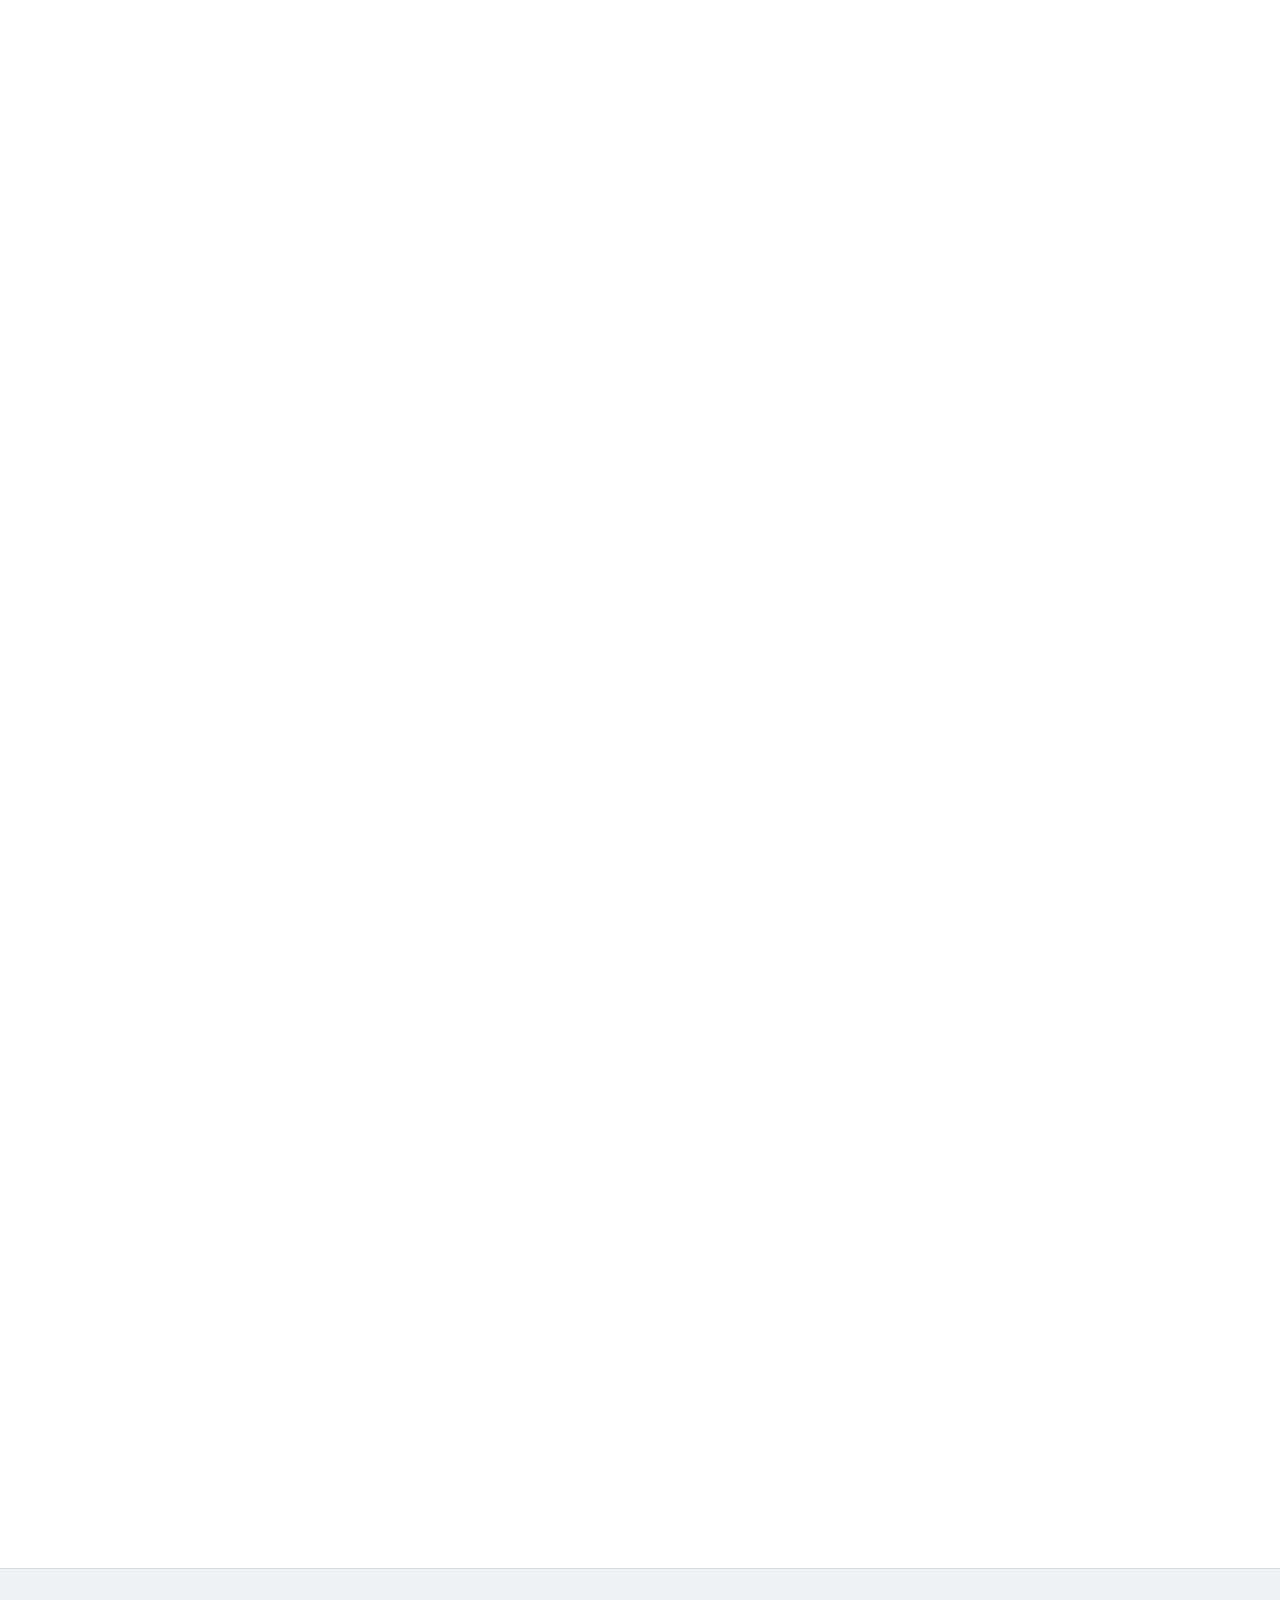
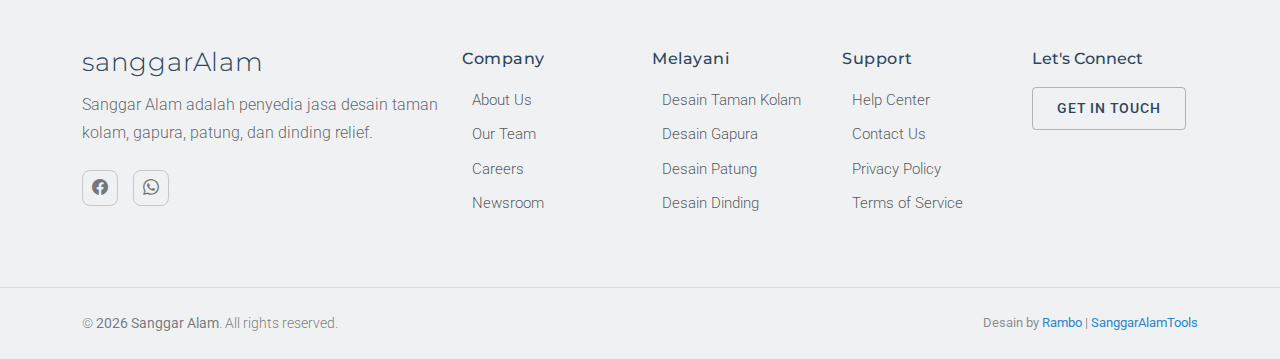
<file: blog-details.html>
<!doctype html>
<html lang="en">
  <head>
    <meta charset="utf-8" />
    <meta content="width=device-width, initial-scale=1.0" name="viewport" />
    <title>Sanggar Alam - Blog Details</title>
    <meta name="description" content="" />
    <meta name="keywords" content="" />
    <link href="assets/img/favicon.png" rel="icon" />
    <link href="assets/img/apple-touch-icon.png" rel="apple-touch-icon" />
    <link href="https://fonts.googleapis.com" rel="preconnect" />
    <link href="https://fonts.gstatic.com" rel="preconnect" crossorigin />
    <link
      href="https://fonts.googleapis.com/css2?family=Roboto:ital,wght@0,100;0,300;0,400;0,500;0,700;0,900;1,100;1,300;1,400;1,500;1,700;1,900&family=Montserrat:ital,wght@0,100;0,200;0,300;0,400;0,500;0,600;0,700;0,800;0,900;1,100;1,200;1,300;1,400;1,500;1,600;1,700;1,800;1,900&family=Raleway:ital,wght@0,100;0,200;0,300;0,400;0,500;0,600;0,700;0,800;0,900;1,100;1,200;1,300;1,400;1,500;1,600;1,700;1,800;1,900&display=swap"
      rel="stylesheet"
    />
    <link
      href="assets/vendor/bootstrap/css/bootstrap.min.css"
      rel="stylesheet"
    />
    <link
      href="assets/vendor/bootstrap-icons/bootstrap-icons.css"
      rel="stylesheet"
    />
    <link href="assets/vendor/aos/aos.css" rel="stylesheet" />
    <link href="assets/vendor/swiper/swiper-bundle.min.css" rel="stylesheet" />
    <link href="assets/css/main.css" rel="stylesheet" />
    <!-- =======================================================
  * Template Name: Story
  * Template URL: https://bootstrapmade.com/story-bootstrap-blog-template/
  * Updated: Aug 11 2025 with Bootstrap v5.3.7
  * Author: BootstrapMade.com
  * License: https://bootstrapmade.com/license/
  ======================================================== -->
  </head>
  <body class="blog-details-page">
    <header
      id="header"
      class="header d-flex align-items-center position-relative"
    >
      <div
        class="container position-relative d-flex align-items-center justify-content-between"
      >
        <a
          href="index.html"
          class="logo d-flex align-items-center me-auto me-xl-0"
        >
          <!-- Uncomment the line below if you also wish to use an image logo -->
          <!-- <img src="assets/img/logo.webp" alt=""> -->
          <h1 class="sitename">sanggarAlam</h1>
        </a>
        <nav id="navmenu" class="navmenu">
          <ul>
            <li><a href="index.html">Beranda</a></li>
            <li><a href="about.html">Tentang Kami</a></li>
            <li><a href="category.html">Kategori</a></li>
            <li><a href="blog-details.html" class="active">Blog Details</a></li>
            <li><a href="author-profile.html">Penulis</a></li>
            <li class="dropdown">
              <a href="#"
                ><span>Halaman</span>
                <i class="bi bi-chevron-down toggle-dropdown"></i
              ></a>
              <ul>
                <li><a href="about.html">Tentang Kami</a></li>
                <li><a href="category.html">Kategori</a></li>
                <li>
                  <a href="blog-details.html" class="active">Blog Details</a>
                </li>
                <li><a href="author-profile.html">Penulis</a></li>
                <li><a href="search-results.html">Hasil Pencarian</a></li>
                <li><a href="404.html">Halaman Tidak Ditemukan</a></li>
              </ul>
            </li>
            <li><a href="contact.html">Kontak</a></li>
          </ul>
          <i class="mobile-nav-toggle d-xl-none bi bi-list"></i>
        </nav>
        <div class="header-social-links">
          <a
            href="https://www.facebook.com/sanggar.sanggar.77312?locale=id_ID"
            class="facebook"
            ><i class="bi bi-facebook"></i
          ></a>
          <a href="#" class="whatsapp"><i class="bi bi-whatsapp"></i></a>
        </div>
      </div>
    </header>

    <main class="main">
      <!-- Page Title -->
      <div class="page-title">
        <div class="heading">
          <div class="container">
            <div class="row d-flex justify-content-center text-center">
              <div class="col-lg-8">
                <h1 class="heading-title">Blog Details</h1>
                <p class="mb-0">
                  Berikut adalah detail dari blog yang telah kami buat, semoga
                  bermanfaat untuk Anda semua.
                </p>
              </div>
            </div>
          </div>
        </div>
        <nav class="breadcrumbs">
          <div class="container">
            <ol>
              <li><a href="index.html">Home</a></li>
              <li class="current">Blog Details</li>
            </ol>
          </div>
        </nav>
      </div>

      <!-- Blog Details Section -->
      <section id="blog-details" class="blog-details section">
        <div class="container" data-aos="fade-up">
          <div class="article-hero">
            <div class="hero-background">
              <img
                src="assets/img/blog/unggulan-1.jpg"
                alt="seni"
                class="hero-bg-image"
              />
              <div class="hero-overlay"></div>
            </div>
            <div class="hero-content" data-aos="fade-up" data-aos-delay="200">
              <div class="category-badges">
                <span class="badge">Kolam</span>
              </div>
              <h1>Kolam dan Air Terjun Buatan di Sanggar Alam</h1>
              <p class="hero-excerpt">
                Menyelami keindahan kolam dan air terjun buatan di Sanggar Alam,
                tempat di mana seni lanskap bertemu dengan keajaiban alam untuk
                menciptakan oase ketenangan dan keindahan yang memukau.
              </p>

              <div class="author-meta">
                <img
                  src="assets/img/person/person-1.jpg"
                  alt="Sugiarto"
                  class="author-avatar"
                />
                <div class="author-details">
                  <h4>Sugiarto</h4>
                  <span>Owner Sanggar Alam</span>
                </div>
                <div class="article-stats">
                  <span><i class="bi bi-calendar3"></i> 10 Oktober 2020</span>
                  <span><i class="bi bi-clock-history"></i> 12 menit</span>
                  <span><i class="bi bi-chat-dots"></i> 48</span>
                </div>
              </div>
            </div>
          </div>
          <div class="article-body">
            <div class="sidebar-navigation" data-aos="fade-right">
              <div class="nav-sticky">
                <h3><i class="bi bi-list-ul"></i>Konten</h3>
                <ul class="content-nav">
                  <li>
                    <a href="#overview" class="nav-link active">Ringkasan</a>
                  </li>
                  <li>
                    <a href="https://id.wikipedia.org/wiki/Seni_rupa">Seni</a>
                  </li>
                  <li>
                    <a
                      href="https://id.pinterest.com/tbajukeren/kolam-ikan-taman-belakang/"
                      >Kolam</a
                    >
                  </li>
                  <li>
                    <a href="https://in.pinterest.com/achfauzi10/gapura/"
                      >Gapura</a
                    >
                  </li>
                  <li>
                    <a href="https://id.wikipedia.org/wiki/Patung">Patung</a>
                  </li>
                  <li>
                    <a
                      href="https://id.pinterest.com/nurhasinfaizdiva/relief-dinding-taman/"
                      >Dinding Relief</a
                    >
                  </li>
                </ul>
                <div class="reading-progress">
                  <div class="progress-bar">
                    <div class="progress-fill"></div>
                  </div>
                  <span class="progress-text">0% Complete</span>
                </div>
              </div>
            </div>
            <main class="main-content">
              <section id="overview" class="content-block" data-aos="fade-up">
                <div class="intro-text">
                  <p class="lead-paragraph">
                    Sanggar Alam is a sanctuary where the art of landscaping
                    meets the wonders of nature. Nestled in a serene
                    environment, this haven offers a unique blend of artistic
                    expression and natural beauty through its stunning
                    collection of artificial ponds and waterfalls. Each feature
                    is meticulously designed to create a harmonious balance
                    between aesthetics and tranquility.
                  </p>
                  <p>
                    The artificial ponds at Sanggar Alam are not just water
                    features; they are living works of art that reflect the
                    surrounding landscape. With crystal-clear waters, vibrant
                    aquatic plants, and carefully selected fish species, these
                    ponds create a mesmerizing ecosystem that captivates
                    visitors and provides a peaceful retreat from the hustle and
                    bustle of everyday life.
                  </p>
                </div>

                <div class="featured-quote" data-aos="zoom-in">
                  <div class="quote-icon">
                    <i class="bi bi-quote"></i>
                  </div>
                  <blockquote>
                    <p>
                      "Sanggar Alam's artificial ponds and waterfalls are a
                      testament to the transformative power of landscape design.
                      They not only enhance the beauty of the environment but
                      also create a sanctuary for reflection, relaxation, and
                      connection with nature."
                    </p>
                    <footer>— Sugiarto, Owner of Sanggar Alam</footer>
                  </blockquote>
                </div>
              </section>
              <section
                id="diagnostics"
                class="content-block"
                data-aos="fade-up"
              >
                <h2><i class="bi bi-search"></i>Desain Dinding Relief</h2>
                <div class="content-with-media">
                  <div class="media-element">
                    <img
                      src="assets/img/blog/blog-5.jpg"
                      alt="AI Diagnostic Tools"
                      class="content-image"
                      loading="lazy"
                    />
                    <div class="image-caption">
                      Pelajari lebih lanjut tentang desain dinding relief yang
                      memukau di Sanggar Alam.
                    </div>
                  </div>
                  <div class="text-content">
                    <p>
                      Dinding relief di Sanggar Alam adalah karya seni yang
                      memukau, diukir dengan detail yang luar biasa untuk
                      menciptakan pemandangan yang memikat. Setiap relief
                      menceritakan kisahnya sendiri, menggambarkan keindahan
                      alam, kehidupan liar, dan elemen-elemen budaya yang kaya.
                      Dengan perpaduan antara seni dan alam, dinding relief ini
                      menjadi titik fokus yang menarik perhatian pengunjung dan
                      menambah dimensi artistik pada lanskap keseluruhan.
                    </p>
                    <div class="stats-grid">
                      <div class="stat-item">
                        <div class="stat-number">94%</div>
                        <div class="stat-label">
                          Ketepatan Diagnostik Meningkat
                        </div>
                      </div>
                      <div class="stat-item">
                        <div class="stat-number">65%</div>
                        <div class="stat-label">
                          Peningkatan Efisiensi Proses
                        </div>
                      </div>
                      <div class="stat-item">
                        <div class="stat-number">40%</div>
                        <div class="stat-label">Reduksi Biaya</div>
                      </div>
                    </div>
                  </div>
                </div>
              </section>

              <section id="treatment" class="content-block" data-aos="fade-up">
                <h2>
                  <i class="bi bi-heart-pulse"></i>Perencanaan Perawatan yang
                  Dipersonalisasi
                </h2>

                <p>
                  Sanggar Alam menawarkan perencanaan perawatan yang
                  dipersonalisasi untuk setiap fitur lanskapnya, termasuk kolam
                  dan air terjun buatan. Dengan mempertimbangkan faktor-faktor
                  seperti iklim, jenis tanaman, dan kebutuhan ekosistem, tim
                  ahli kami merancang rencana perawatan yang disesuaikan untuk
                  memastikan keindahan dan kesehatan setiap elemen lanskap tetap
                  optimal sepanjang tahun.
                </p>
                <div class="feature-cards">
                  <div
                    class="feature-card"
                    data-aos="fade-up"
                    data-aos-delay="100"
                  >
                    <div class="card-icon">
                      <i class="bi bi-gear-wide-connected"></i>
                    </div>
                    <h3>Perencanaan Awal</h3>
                    <p>
                      Analisis menyeluruh terhadap kondisi lingkungan dan
                      kebutuhan spesifik untuk setiap fitur lanskap.
                    </p>
                  </div>
                  <div
                    class="feature-card"
                    data-aos="fade-up"
                    data-aos-delay="200"
                  >
                    <div class="card-icon">
                      <i class="bi bi-graph-up-arrow"></i>
                    </div>
                    <h3>Prediksi Efektivitas Perawatan</h3>
                    <p>
                      Model prediktif yang memprediksi efektivitas perawatan dan
                      efek samping potensial sebelum implementasi.
                    </p>
                  </div>
                  <div
                    class="feature-card"
                    data-aos="fade-up"
                    data-aos-delay="300"
                  >
                    <div class="card-icon">
                      <i class="bi bi-shield-check"></i>
                    </div>
                    <h3>Keamanan</h3>
                    <p>
                      Memastikan bahwa semua proses perawatan dilakukan dengan
                      standar keselamatan tertinggi, menghindari risiko terhadap
                      lingkungan dan kesehatan pengguna.
                    </p>
                  </div>
                </div>
              </section>
              <section id="monitoring" class="content-block" data-aos="fade-up">
                <h2>
                  <i class="bi bi-activity"></i>Pemantauan Perawatan Berkala
                </h2>
                <div class="split-content">
                  <div class="content-left">
                    <p>
                      Pemantauan berkala adalah kunci untuk menjaga keindahan
                      dan kesehatan kolam serta air terjun buatan di Sanggar
                      Alam. Dengan menggunakan teknologi canggih, tim kami
                      melakukan pemantauan rutin terhadap kualitas air, kondisi
                      tanaman, dan keseimbangan ekosistem untuk memastikan bahwa
                      setiap fitur lanskap tetap dalam kondisi optimal dan
                      memberikan pengalaman yang memuaskan bagi pengunjung.
                    </p>
                    <div class="monitoring-benefits">
                      <div class="benefit-item">
                        <i class="bi bi-check-circle-fill"></i>
                        <span>24/7 cek kualitas air dan kondisi tanaman</span>
                      </div>
                      <div class="benefit-item">
                        <i class="bi bi-check-circle-fill"></i>
                        <span
                          >Pemantauan keseimbangan ekosistem secara
                          berkala</span
                        >
                      </div>
                      <div class="benefit-item">
                        <i class="bi bi-check-circle-fill"></i>
                        <span>Pembersihan dan perawatan rutin</span>
                      </div>
                      <div class="benefit-item">
                        <i class="bi bi-check-circle-fill"></i>
                        <span
                          >Penggunaan teknologi canggih untuk memastikan
                          kualitas air dan kesehatan tanaman</span
                        >
                      </div>
                    </div>
                  </div>

                  <div class="content-right">
                    <div class="monitoring-dashboard">
                      <div class="dashboard-header">
                        <h4>Dashboard Pemantauan</h4>
                        <span class="status-indicator online">Langsung</span>
                      </div>
                      <div class="vital-signs">
                        <div class="vital-item">
                          <span class="vital-label">Kualitas Air</span>
                          <span class="vital-value">72 BPM</span>
                        </div>
                        <div class="vital-item">
                          <span class="vital-label">Kondisi Tanaman</span>
                          <span class="vital-value">120/80</span>
                        </div>
                        <div class="vital-item">
                          <span class="vital-label">Suhu</span>
                          <span class="vital-value">98.6°F</span>
                        </div>
                        <div class="vital-item">
                          <span class="vital-label">Oksigen</span>
                          <span class="vital-value">98%</span>
                        </div>
                      </div>
                    </div>
                  </div>
                </div>
              </section>
              <section id="challenges" class="content-block" data-aos="fade-up">
                <h2>
                  <i class="bi bi-exclamation-triangle"></i>Mengatasi Tantangan
                  dalam Perawatan
                </h2>
                <div class="challenges-grid">
                  <div class="challenge-card">
                    <div class="challenge-header">
                      <i class="bi bi-shield-lock"></i>
                      <h3>Keamanan Bangunan</h3>
                    </div>
                    <p>
                      Keamanan Bangunan: Memastikan bahwa semua proses perawatan
                      dilakukan dengan standar keselamatan tertinggi,
                      menghindari risiko terhadap lingkungan dan kesehatan
                      pengguna.
                    </p>
                  </div>
                  <div class="challenge-card">
                    <div class="challenge-header">
                      <i class="bi bi-people"></i>
                      <h3>Kenyamanan Klien</h3>
                    </div>
                    <p>
                      Menjaga kenyamanan klien selama proses perawatan, termasuk
                      mengelola gangguan dan memastikan lingkungan tetap
                      menyenangkan.
                    </p>
                  </div>
                  <div class="challenge-card">
                    <div class="challenge-header">
                      <i class="bi bi-currency-dollar"></i>
                      <h3>Biaya Implementasi</h3>
                    </div>
                    <p>
                      Investasi awal tinggi dalam infrastruktur bahan dasar dan
                      biaya pemeliharaan berkelanjutan menjadi penghalang bagi
                      fasilitas kecil.
                    </p>
                  </div>
                  <div class="challenge-card">
                    <div class="challenge-header">
                      <i class="bi bi-gear"></i>
                      <h3>Integrasi Sistem</h3>
                    </div>
                    <p>
                      Integrasi desain baru dengan sistem perawatan yang ada
                      dapat menimbulkan tantangan teknis dan operasional,
                      memerlukan penyesuaian dan pelatihan staf.
                    </p>
                  </div>
                </div>
              </section>
              <section id="conclusion" class="content-block" data-aos="fade-up">
                <h2>
                  <i class="bi bi-lightbulb"></i>Masa Depan Seni di Sanggar Alam
                </h2>
                <p>
                  Masa depan seni di Sanggar Alam sangat cerah, dengan inovasi
                  berkelanjutan dalam desain dan teknologi yang akan terus
                  meningkatkan keindahan dan fungsionalitas kolam serta air
                  terjun buatan. Dengan komitmen terhadap keberlanjutan dan
                  keindahan, Sanggar Alam akan terus menjadi destinasi utama
                  bagi pecinta seni dan alam, menawarkan pengalaman yang memukau
                  dan menginspirasi bagi semua pengunjungnya.
                </p>
                <div class="future-outlook">
                  <div
                    class="outlook-item"
                    data-aos="fade-left"
                    data-aos-delay="100"
                  >
                    <div class="outlook-number">2025</div>
                    <div class="outlook-content">
                      <h4>Model Referensi yang Terintegrasi</h4>
                      <p>
                        Model referensi yang terintegrasi untuk perawatan yang
                        lebih efisien dan efektif.
                      </p>
                    </div>
                  </div>
                  <div
                    class="outlook-item"
                    data-aos="fade-left"
                    data-aos-delay="200"
                  >
                    <div class="outlook-number">2027</div>
                    <div class="outlook-content">
                      <h4>Prediksi dan Penerapan Sektor Teknologi</h4>
                      <p>
                        Prediksi dan penerapan sektor teknologi yang lebih luas
                        dalam perawatan seni, termasuk penggunaan AI untuk
                        pemantauan dan perawatan otomatis.
                      </p>
                    </div>
                  </div>
                  <div
                    class="outlook-item"
                    data-aos="fade-left"
                    data-aos-delay="300"
                  >
                    <div class="outlook-number">2030</div>
                    <div class="outlook-content">
                      <h4>Perawatan Seni yang Disesuaikan</h4>
                      <p>
                        Perencanaan perawatan seni yang disesuaikan untuk setiap
                        individu pengunjung.
                      </p>
                    </div>
                  </div>
                </div>
              </section>
            </main>
          </div>

          <div class="article-actions" data-aos="fade-up">
            <div class="engagement-section">
              <div class="social-sharing">
                <h3>Bagikan Artikel Ini</h3>
                <div class="share-options">
                  <a href="#" class="share-btn twitter">
                    <i class="bi bi-twitter-x"></i>
                    <span>Twitter</span>
                  </a>
                  <a href="#" class="share-btn facebook">
                    <i class="bi bi-facebook"></i>
                    <span>Facebook</span>
                  </a>
                  <a href="#" class="share-btn linkedin">
                    <i class="bi bi-linkedin"></i>
                    <span>LinkedIn</span>
                  </a>
                  <a href="#" class="share-btn email">
                    <i class="bi bi-envelope"></i>
                    <span>Email</span>
                  </a>
                </div>
              </div>

              <div class="article-reactions">
                <h3>Pendapat Anda</h3>
                <div class="reaction-buttons">
                  <button class="reaction-btn" data-reaction="helpful">
                    <i class="bi bi-hand-thumbs-up"></i>
                    <span>Bermanfaat</span>
                    <span class="count">24</span>
                  </button>
                  <button class="reaction-btn" data-reaction="insightful">
                    <i class="bi bi-lightbulb"></i>
                    <span>Menarik</span>
                    <span class="count">15</span>
                  </button>
                  <button class="reaction-btn" data-reaction="bookmark">
                    <i class="bi bi-bookmark"></i>
                    <span>Simpan</span>
                    <span class="count">8</span>
                  </button>
                </div>
              </div>
            </div>

            <div class="topic-tags">
              <h3>Topik Terkait</h3>
              <div class="tag-cloud">
                <a
                  href="https://www.ezeeart.com/14-tips-taking-care-of-your-art/"
                  class="topic-tag"
                  >Perawatan Seni</a
                >
                <a
                  href="https://isibali.ac.id/teknologi-informasi-sebagai-kreatifitas-dalam-karya-seni-lukis/"
                  class="topic-tag"
                  >Teknologi Seni</a
                >
                <a
                  href="https://isibali.ac.id/tim-pengusul-dari-institut-seni-indonesia-isi-bali-sukses-melaksanakan-program-inovasi-seni-nusantara-pisn/"
                  class="topic-tag"
                  >Inovasi Seni</a
                >
                <a
                  href="https://whiteboardjournal.com/ideas/membayangkan-bagaimana-bentuk-seni-di-masa-yang-akan-datang/"
                  class="topic-tag"
                  >Prediksi Seni</a
                >
                <a
                  href="https://id.pinterest.com/totosukarta8/relief-tiang-teras-depan-minimalis/"
                  class="topic-tag"
                  >Relief Modern</a
                >
                <a
                  href="https://id.wikipedia.org/wiki/Sejarah_seni"
                  class="topic-tag"
                  >Perkembangan Seni</a
                >
                <a
                  href="https://id.wikipedia.org/wiki/Seni_rupa"
                  class="topic-tag"
                  >Seni Rupa</a
                >
              </div>
            </div>
          </div>
        </div>
      </section>

      <!-- Blog Author Section -->
      <section id="blog-author" class="blog-author section">
        <div class="container" data-aos="fade-up">
          <div class="author-card">
            <div class="author-header">
              <div class="author-image-container">
                <img
                  src="assets/img/person/person-1.jpg"
                  class="author-image"
                  alt=""
                  loading="lazy"
                />
                <div class="expertise-tags">
                  <span>Seni</span>
                  <span>Designer</span>
                </div>
              </div>
              <div class="author-intro">
                <div class="name-block">
                  <h3 class="author-name">Sugiarto</h3>
                  <span class="verified-badge">
                    <i class="bi bi-patch-check-fill"></i>
                    Owner Sanggar Alam
                  </span>
                </div>
                <p class="author-tagline">
                  "Menciptakan keindahan melalui seni yang memukau dan
                  menginspirasi."
                </p>
              </div>
            </div>
            <div class="author-content" data-aos="fade-up" data-aos-delay="200">
              <div class="content-row">
                <div class="bio-section">
                  <p class="bio-text">
                    Seni Rupa adalah bentuk ekspresi kreatif yang melibatkan
                    penggunaan elemen visual seperti warna, bentuk, garis, dan
                    tekstur untuk menciptakan karya seni yang memukau. Seni Rupa
                    mencakup berbagai media, termasuk lukisan, patung,
                    fotografi, dan instalasi seni. Melalui Seni Rupa, seniman
                    dapat menyampaikan pesan, emosi, dan ide-ide mereka kepada
                    penonton, menciptakan pengalaman visual yang mendalam dan
                    bermakna.
                  </p>
                  <div class="author-metrics">
                    <div class="metric">
                      <i class="bi bi-pencil-square"></i>
                      <span>Penulis Mingguan</span>
                    </div>
                    <div class="metric">
                      <i class="bi bi-stars"></i>
                      <span>Kontributor Utama</span>
                    </div>
                  </div>
                </div>
                <div class="featured-posts">
                  <h4>Artikel Terkait</h4>
                  <ul class="post-list">
                    <li>
                      <i class="bi bi-arrow-right-circle"></i>
                      <span>Sejarah Seni Rupa</span>
                    </li>
                    <li>
                      <i class="bi bi-arrow-right-circle"></i>
                      <span>Perkembangan Seni Rupa Modern</span>
                    </li>
                  </ul>
                </div>
              </div>
              <div class="author-footer">
                <div class="connect-links">
                  <a
                    href="https://github.com/restuanggia-del"
                    class="social-link"
                  >
                    <i class="bi bi-github"></i>
                    <span>@restuanggia-del</span>
                  </a>
                  <a
                    href="https://www.facebook.com/sanggar.sanggar.77312?locale=id_IDs"
                    class="social-link"
                  >
                    <i class="bi bi-facebook"></i>
                    <span>@sanggaralam</span>
                  </a>
                </div>
                <a href="#" class="subscribe-button">
                  Ikuti untuk Update Artikel
                  <i class="bi bi-bell"></i>
                </a>
              </div>
            </div>
          </div>
        </div>
      </section>

      <!-- Blog Comment Form Section -->
      <section id="blog-comment-form" class="blog-comment-form section">
        <div class="container" data-aos="fade-up" data-aos-delay="100">
          <form method="post" role="form">
            <div class="section-header">
              <h3>Bagikan Pendapat Anda</h3>
              <p>
                Kami sangat menghargai pendapat Anda! Silakan tinggalkan
                komentar Anda di bawah ini untuk berbagi pemikiran, pertanyaan,
                atau pengalaman terkait artikel ini. Komentar Anda tidak hanya
                akan membantu kami meningkatkan konten kami, tetapi juga akan
                membangun komunitas yang lebih kuat di antara pembaca kami.
              </p>
            </div>
            <div class="row gy-3">
              <div class="col-md-6 form-group">
                <label for="name">Nama Lengkap *</label>
                <input
                  type="text"
                  name="name"
                  class="form-control"
                  id="name"
                  placeholder="Enter your full name"
                  required=""
                />
              </div>
              <div class="col-md-6 form-group">
                <label for="email">Alamat Email *</label>
                <input
                  type="email"
                  name="email"
                  class="form-control"
                  id="email"
                  placeholder="Enter your email address"
                  required=""
                />
              </div>
              <div class="col-12 form-group">
                <label for="website">Website</label>
                <input
                  type="url"
                  name="website"
                  class="form-control"
                  id="website"
                  placeholder="Your website (optional)"
                />
              </div>
              <div class="col-12 form-group">
                <label for="comment">Komentar Anda *</label>
                <textarea
                  class="form-control"
                  name="comment"
                  id="comment"
                  rows="5"
                  placeholder="Write your thoughts here..."
                  required=""
                ></textarea>
              </div>
              <div class="col-12 text-center">
                <button type="submit" class="btn-submit">Kirim Komentar</button>
              </div>
            </div>
          </form>
        </div>
      </section>
    </main>

    <!-- Footer -->
    <footer id="footer" class="footer position-relative light-background">
      <div class="container">
        <div class="row gy-5">
          <div class="col-lg-4">
            <div class="footer-brand">
              <a href="index.html" class="logo d-flex align-items-center mb-3">
                <span class="sitename">sanggarAlam</span>
              </a>
              <p class="tagline">
                Sanggar Alam adalah penyedia jasa desain taman kolam, gapura,
                patung, dan dinding relief.
              </p>
              <div class="social-links mt-4">
                <a
                  href="https://www.facebook.com/sanggar.sanggar.77312?locale=id_ID"
                  aria-label="Facebook"
                  ><i class="bi bi-facebook"></i
                ></a>
                <a href="#" aria-label="Whatsapp"
                  ><i class="bi bi-whatsapp"></i
                ></a>
              </div>
            </div>
          </div>
          <div class="col-lg-6">
            <div class="footer-links-grid">
              <div class="row">
                <div class="col-6 col-md-4">
                  <h5>Company</h5>
                  <ul class="list-unstyled">
                    <li><a href="#">About Us</a></li>
                    <li><a href="#">Our Team</a></li>
                    <li><a href="#">Careers</a></li>
                    <li><a href="#">Newsroom</a></li>
                  </ul>
                </div>
                <div class="col-6 col-md-4">
                  <h5>Melayani</h5>
                  <ul class="list-unstyled">
                    <li><a href="#">Desain Taman Kolam</a></li>
                    <li><a href="#">Desain Gapura</a></li>
                    <li><a href="#">Desain Patung</a></li>
                    <li><a href="#">Desain Dinding</a></li>
                  </ul>
                </div>
                <div class="col-6 col-md-4">
                  <h5>Support</h5>
                  <ul class="list-unstyled">
                    <li><a href="#">Help Center</a></li>
                    <li><a href="#">Contact Us</a></li>
                    <li><a href="#">Privacy Policy</a></li>
                    <li><a href="#">Terms of Service</a></li>
                  </ul>
                </div>
              </div>
            </div>
          </div>
          <div class="col-lg-2">
            <div class="footer-cta">
              <h5>Let's Connect</h5>
              <a href="contact.html" class="btn btn-outline">Get in Touch</a>
            </div>
          </div>
        </div>
      </div>
      <div class="footer-bottom">
        <div class="container">
          <div class="row">
            <div class="col-12">
              <div class="footer-bottom-content">
                <p class="mb-0">
                  © <strong>2026 Sanggar Alam</strong>. All rights reserved.
                </p>
                <div class="credits">
                  <!-- All the links in the footer should remain intact. -->
                  <!-- You can delete the links only if you've purchased the pro version. -->
                  <!-- Licensing information: https://bootstrapmade.com/license/ -->
                  <!-- Purchase the pro version with working PHP/AJAX contact form: [buy-url] -->
                  Desain by
                  <a href="https://bootstrapmade.com/">Rambo</a> |
                  <a href="https://bootstrapmade.com/tools/"
                    >SanggarAlamTools</a
                  >
                </div>
              </div>
            </div>
          </div>
        </div>
      </div>
    </footer>
    <!-- Scroll Top -->
    <a
      href="#"
      id="scroll-top"
      class="scroll-top d-flex align-items-center justify-content-center"
      ><i class="bi bi-arrow-up-short"></i
    ></a>

    <!-- Preloader -->
    <div id="preloader"></div>

    <!-- Vendor JS Files -->
    <script src="assets/vendor/bootstrap/js/bootstrap.bundle.min.js"></script>
    <script src="assets/vendor/php-email-form/validate.js"></script>
    <script src="assets/vendor/aos/aos.js"></script>
    <script src="assets/vendor/swiper/swiper-bundle.min.js"></script>
    <script src="assets/vendor/purecounter/purecounter_vanilla.js"></script>

    <!-- Main JS File -->
    <script src="assets/js/main.js"></script>
  </body>
</html>
</file>
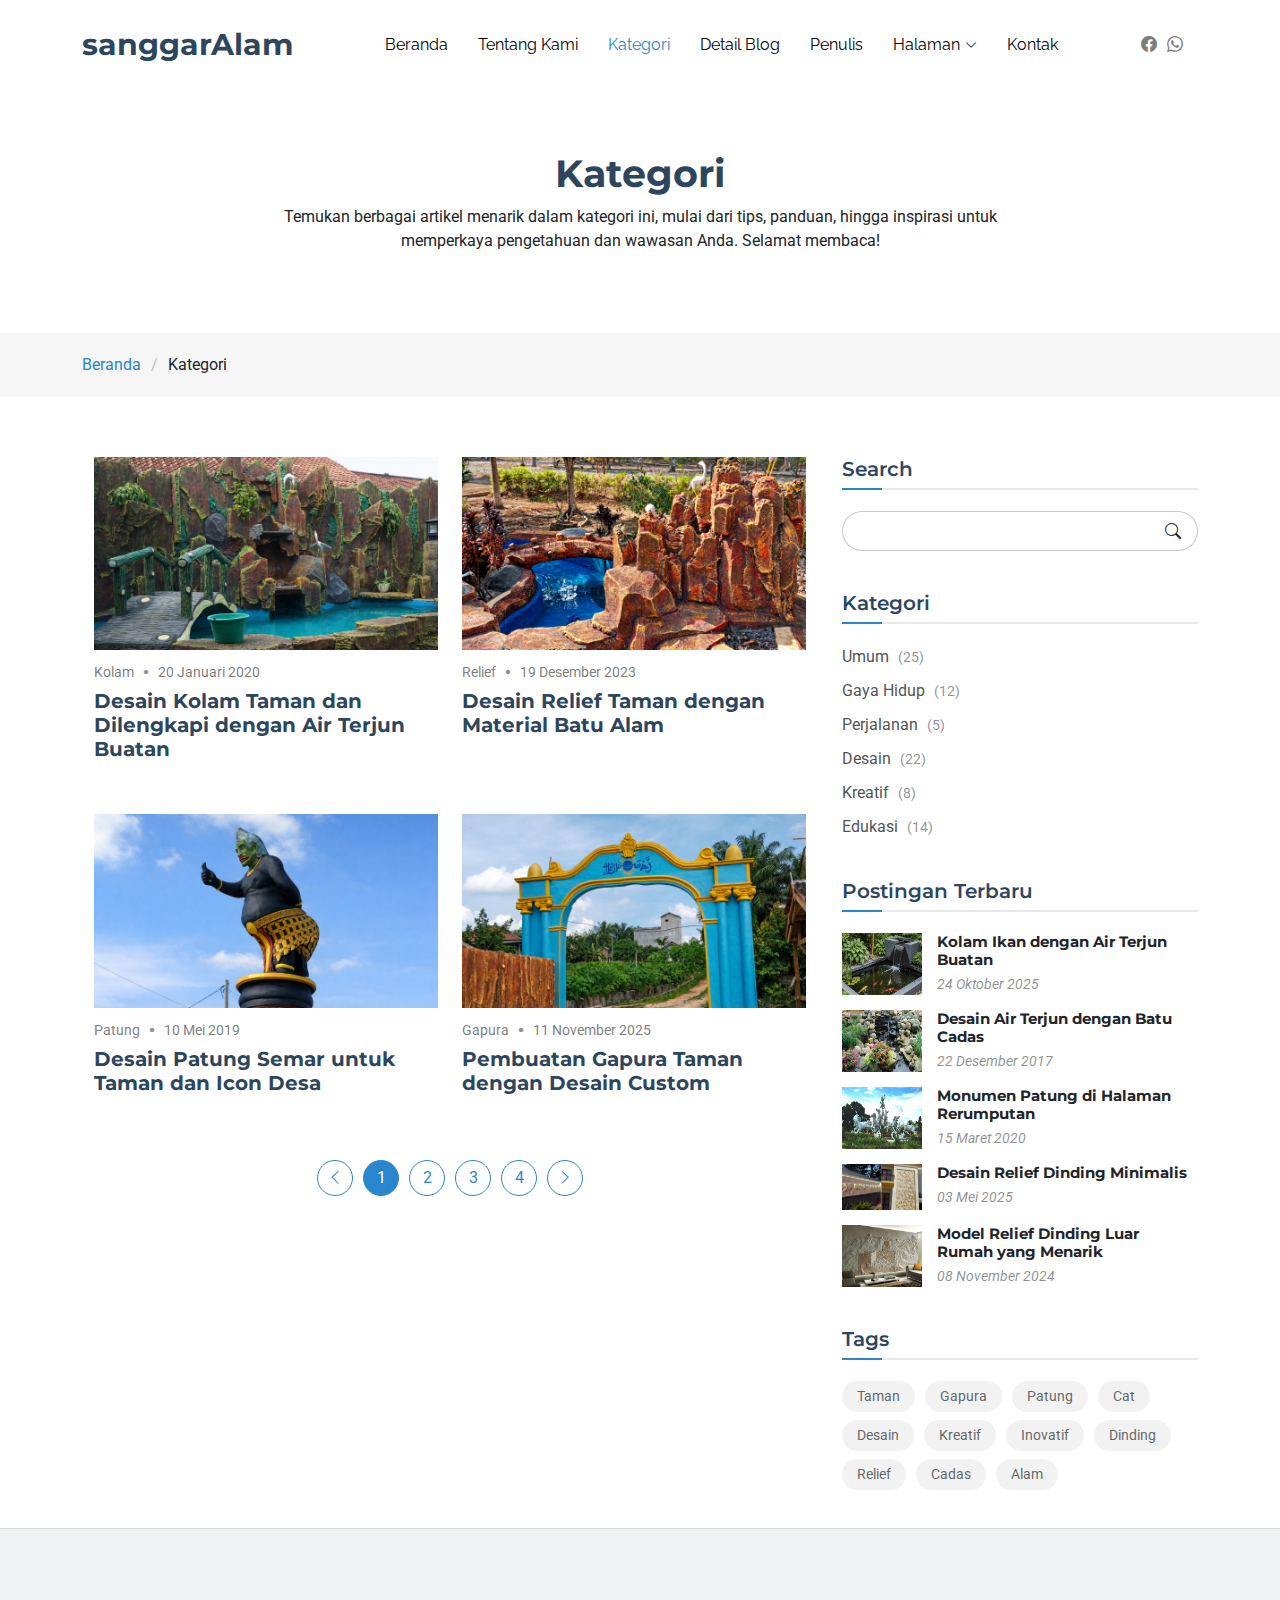
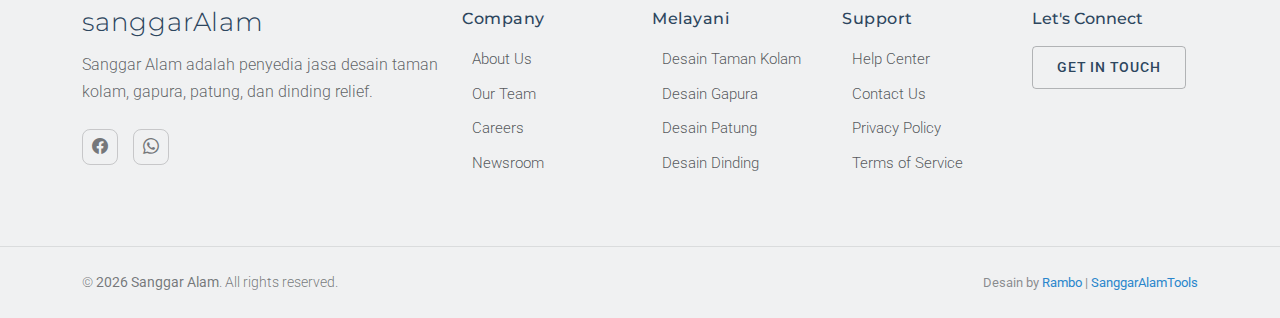
<file: category.html>
<!doctype html>
<html lang="en">
  <head>
    <meta charset="utf-8" />
    <meta content="width=device-width, initial-scale=1.0" name="viewport" />
    <title>Sanggar Alam - Kategori</title>
    <meta name="description" content="" />
    <meta name="keywords" content="" />
    <link href="assets/img/favicon.png" rel="icon" />
    <link href="assets/img/apple-touch-icon.png" rel="apple-touch-icon" />
    <link href="https://fonts.googleapis.com" rel="preconnect" />
    <link href="https://fonts.gstatic.com" rel="preconnect" crossorigin />
    <link
      href="https://fonts.googleapis.com/css2?family=Roboto:ital,wght@0,100;0,300;0,400;0,500;0,700;0,900;1,100;1,300;1,400;1,500;1,700;1,900&family=Montserrat:ital,wght@0,100;0,200;0,300;0,400;0,500;0,600;0,700;0,800;0,900;1,100;1,200;1,300;1,400;1,500;1,600;1,700;1,800;1,900&family=Raleway:ital,wght@0,100;0,200;0,300;0,400;0,500;0,600;0,700;0,800;0,900;1,100;1,200;1,300;1,400;1,500;1,600;1,700;1,800;1,900&display=swap"
      rel="stylesheet"
    />
    <link
      href="assets/vendor/bootstrap/css/bootstrap.min.css"
      rel="stylesheet"
    />
    <link
      href="assets/vendor/bootstrap-icons/bootstrap-icons.css"
      rel="stylesheet"
    />
    <link href="assets/vendor/aos/aos.css" rel="stylesheet" />
    <link href="assets/vendor/swiper/swiper-bundle.min.css" rel="stylesheet" />
    <link href="assets/css/main.css" rel="stylesheet" />
    <!-- =======================================================
  * Template Name: Story
  * Template URL: https://bootstrapmade.com/story-bootstrap-blog-template/
  * Updated: Aug 11 2025 with Bootstrap v5.3.7
  * Author: BootstrapMade.com
  * License: https://bootstrapmade.com/license/
  ======================================================== -->
  </head>
  <body class="category-page">
    <header
      id="header"
      class="header d-flex align-items-center position-relative"
    >
      <div
        class="container position-relative d-flex align-items-center justify-content-between"
      >
        <a
          href="index.html"
          class="logo d-flex align-items-center me-auto me-xl-0"
        >
          <!-- Uncomment the line below if you also wish to use an image logo -->
          <!-- <img src="assets/img/logo.webp" alt=""> -->
          <h1 class="sitename">sanggarAlam</h1>
        </a>
        <nav id="navmenu" class="navmenu">
          <ul>
            <li><a href="index.html">Beranda</a></li>
            <li><a href="about.html">Tentang Kami</a></li>
            <li><a href="category.html" class="active">Kategori</a></li>
            <li><a href="blog-details.html">Detail Blog</a></li>
            <li><a href="author-profile.html">Penulis</a></li>
            <li class="dropdown">
              <a href="#"
                ><span>Halaman</span>
                <i class="bi bi-chevron-down toggle-dropdown"></i
              ></a>
              <ul>
                <li><a href="about.html">Tentang Kami</a></li>
                <li><a href="category.html" class="active">Kategori</a></li>
                <li><a href="blog-details.html">Detail Blog</a></li>
                <li><a href="author-profile.html">Penulis</a></li>
                <li><a href="search-results.html">Hasil Pencarian</a></li>
                <li><a href="404.html">Halaman Tidak Ditemukan</a></li>
                <li class="dropdown">
                  <a href="#"
                    ><span>Deep Dropdown</span>
                    <i class="bi bi-chevron-down toggle-dropdown"></i
                  ></a>
                  <ul>
                    <li><a href="#">Deep Dropdown 1</a></li>
                    <li><a href="#">Deep Dropdown 2</a></li>
                    <li><a href="#">Deep Dropdown 3</a></li>
                    <li><a href="#">Deep Dropdown 4</a></li>
                    <li><a href="#">Deep Dropdown 5</a></li>
                  </ul>
                </li>
              </ul>
            </li>
            <li><a href="contact.html">Kontak</a></li>
          </ul>
          <i class="mobile-nav-toggle d-xl-none bi bi-list"></i>
        </nav>
        <div class="header-social-links">
          <a
            href="https://www.facebook.com/sanggar.sanggar.77312?locale=id_ID"
            class="facebook"
            ><i class="bi bi-facebook"></i
          ></a>
          <a href="#" class="whatsapp"><i class="bi bi-whatsapp"></i></a>
        </div>
      </div>
    </header>

    <main class="main">
      <!-- Page Title -->
      <div class="page-title">
        <div class="heading">
          <div class="container">
            <div class="row d-flex justify-content-center text-center">
              <div class="col-lg-8">
                <h1 class="heading-title">Kategori</h1>
                <p class="mb-0">
                  Temukan berbagai artikel menarik dalam kategori ini, mulai
                  dari tips, panduan, hingga inspirasi untuk memperkaya
                  pengetahuan dan wawasan Anda. Selamat membaca!
                </p>
              </div>
            </div>
          </div>
        </div>
        <nav class="breadcrumbs">
          <div class="container">
            <ol>
              <li><a href="index.html">Beranda</a></li>
              <li class="current">Kategori</li>
            </ol>
          </div>
        </nav>
      </div>
      <div class="container">
        <div class="row">
          <div class="col-lg-8">
            <section id="category-postst" class="category-postst section">
              <div class="container" data-aos="fade-up" data-aos-delay="100">
                <div class="row gy-5">
                  <div class="col-lg-6">
                    <article>
                      <div class="post-img">
                        <img
                          src="assets/img/blog/hero-1.jpg"
                          alt=""
                          class="img-fluid"
                        />
                      </div>
                      <div class="meta-top">
                        <ul>
                          <li class="d-flex align-items-center">
                            <a href="blog-details.html">Kolam</a>
                          </li>
                          <li class="d-flex align-items-center">
                            <i class="bi bi-dot"></i>
                            <a href="blog-details.html"
                              ><time datetime="2022-01-01"
                                >20 Januari 2020</time
                              ></a
                            >
                          </li>
                        </ul>
                      </div>
                      <h2 class="title">
                        <a href="blog-details.html"
                          >Desain Kolam Taman dan Dilengkapi dengan Air Terjun
                          Buatan</a
                        >
                      </h2>
                    </article>
                  </div>
                  <div class="col-lg-6">
                    <article>
                      <div class="post-img">
                        <img
                          src="assets/img/blog/hero-2.jpg"
                          alt=""
                          class="img-fluid"
                        />
                      </div>
                      <div class="meta-top">
                        <ul>
                          <li class="d-flex align-items-center">
                            <a href="blog-details.html">Relief</a>
                          </li>
                          <li class="d-flex align-items-center">
                            <i class="bi bi-dot"></i>
                            <a href="blog-details.html"
                              ><time datetime="2022-01-01"
                                >19 Desember 2023</time
                              ></a
                            >
                          </li>
                        </ul>
                      </div>
                      <h2 class="title">
                        <a href="blog-details.html"
                          >Desain Relief Taman dengan Material Batu Alam</a
                        >
                      </h2>
                    </article>
                  </div>
                  <div class="col-lg-6">
                    <article>
                      <div class="post-img">
                        <img
                          src="assets/img/blog/hero-3.jpg"
                          alt=""
                          class="img-fluid"
                        />
                      </div>
                      <div class="meta-top">
                        <ul>
                          <li class="d-flex align-items-center">
                            <a href="blog-details.html">Patung</a>
                          </li>
                          <li class="d-flex align-items-center">
                            <i class="bi bi-dot"></i>
                            <a href="blog-details.html"
                              ><time datetime="2022-01-01">10 Mei 2019</time></a
                            >
                          </li>
                        </ul>
                      </div>
                      <h2 class="title">
                        <a href="blog-details.html"
                          >Desain Patung Semar untuk Taman dan Icon Desa</a
                        >
                      </h2>
                    </article>
                  </div>
                  <div class="col-lg-6">
                    <article>
                      <div class="post-img">
                        <img
                          src="assets/img/blog/hero-4.jpg"
                          alt=""
                          class="img-fluid"
                        />
                      </div>
                      <div class="meta-top">
                        <ul>
                          <li class="d-flex align-items-center">
                            <a href="blog-details.html">Gapura</a>
                          </li>
                          <li class="d-flex align-items-center">
                            <i class="bi bi-dot"></i>
                            <a href="blog-details.html"
                              ><time datetime="2022-01-01"
                                >11 November 2025</time
                              ></a
                            >
                          </li>
                        </ul>
                      </div>
                      <h2 class="title">
                        <a href="blog-details.html"
                          >Pembuatan Gapura Taman dengan Desain Custom</a
                        >
                      </h2>
                    </article>
                  </div>
                </div>
              </div>
            </section>

            <!-- Pagination Section -->
            <section id="pagination-2" class="pagination-2 section">
              <div class="container">
                <div class="d-flex justify-content-center">
                  <ul>
                    <li>
                      <a href="#"><i class="bi bi-chevron-left"></i></a>
                    </li>
                    <li><a href="#" class="active">1</a></li>
                    <li><a href="#">2</a></li>
                    <li><a href="#">3</a></li>
                    <li><a href="#">4</a></li>
                    <li>
                      <a href="#"><i class="bi bi-chevron-right"></i></a>
                    </li>
                  </ul>
                </div>
              </div>
            </section>
          </div>

          <div class="col-lg-4 sidebar">
            <div class="widgets-container">
              <!-- Search Widget -->
              <div class="search-widget widget-item">
                <h3 class="widget-title">Search</h3>
                <form action="">
                  <input type="text" />
                  <button type="submit" title="Search">
                    <i class="bi bi-search"></i>
                  </button>
                </form>
              </div>

              <!-- Categories Widget -->
              <div class="categories-widget widget-item">
                <h3 class="widget-title">Kategori</h3>
                <ul class="mt-3">
                  <li>
                    <a href="#">Umum <span>(25)</span></a>
                  </li>
                  <li>
                    <a href="#">Gaya Hidup <span>(12)</span></a>
                  </li>
                  <li>
                    <a href="#">Perjalanan <span>(5)</span></a>
                  </li>
                  <li>
                    <a href="#">Desain <span>(22)</span></a>
                  </li>
                  <li>
                    <a href="#">Kreatif <span>(8)</span></a>
                  </li>
                  <li>
                    <a href="#">Edukasi <span>(14)</span></a>
                  </li>
                </ul>
              </div>

              <!-- Postingan Terbaru -->
              <div class="recent-posts-widget widget-item">
                <h3 class="widget-title">Postingan Terbaru</h3>

                <div class="post-item">
                  <img
                    src="assets/img/blog/blog-1.jpg"
                    alt=""
                    class="flex-shrink-0"
                  />
                  <div>
                    <h4>
                      <a
                        href="https://www.liputan6.com/hot/read/6193657/6-desain-kolam-ikan-minimalis-dengan-air-terjun-mini-di-sudut-taman-bikin-suasana-hunian-asri"
                        >Kolam Ikan dengan Air Terjun Buatan</a
                      >
                    </h4>
                    <time datetime="2020-01-01">24 Oktober 2025</time>
                  </div>
                </div>
                <div class="post-item">
                  <img
                    src="assets/img/blog/blog-2.jpg"
                    alt=""
                    class="flex-shrink-0"
                  />
                  <div>
                    <h4>
                      <a
                        href="https://gardencenter.co.id/jasa-pembuatan-relief-tebing-jakarta/"
                        >Desain Air Terjun dengan Batu Cadas</a
                      >
                    </h4>
                    <time datetime="2020-01-01">22 Desember 2017</time>
                  </div>
                </div>
                <div class="post-item">
                  <img
                    src="assets/img/blog/blog-3.jpg"
                    alt=""
                    class="flex-shrink-0"
                  />
                  <div>
                    <h4>
                      <a href="https://pxhere.com/id/photo/763375"
                        >Monumen Patung di Halaman Rerumputan</a
                      >
                    </h4>
                    <time datetime="2020-01-01">15 Maret 2020</time>
                  </div>
                </div>
                <div class="post-item">
                  <img
                    src="assets/img/blog/blog-4.jpg"
                    alt=""
                    class="flex-shrink-0"
                  />
                  <div>
                    <h4>
                      <a
                        href="https://www.99.co/id/panduan/relief-dinding-rumah-minimalis/"
                        >Desain Relief Dinding Minimalis</a
                      >
                    </h4>
                    <time datetime="2020-01-01">03 Mei 2025</time>
                  </div>
                </div>
                <div class="post-item">
                  <img
                    src="assets/img/blog/blog-5.jpg"
                    alt=""
                    class="flex-shrink-0"
                  />
                  <div>
                    <h4>
                      <a
                        href="https://www.pinhome.id/blog/model-relief-dinding-luar-rumah/"
                        >Model Relief Dinding Luar Rumah yang Menarik</a
                      >
                    </h4>
                    <time datetime="2020-01-01">08 November 2024</time>
                  </div>
                </div>
              </div>

              <!-- Tags Widget -->
              <div class="tags-widget widget-item">
                <h3 class="widget-title">Tags</h3>
                <ul>
                  <li><a href="#">Taman</a></li>
                  <li><a href="#">Gapura</a></li>
                  <li><a href="#">Patung</a></li>
                  <li><a href="#">Cat</a></li>
                  <li><a href="#">Desain</a></li>
                  <li><a href="#">Kreatif</a></li>
                  <li><a href="#">Inovatif</a></li>
                  <li><a href="#">Dinding</a></li>
                  <li><a href="#">Relief</a></li>
                  <li><a href="#">Cadas</a></li>
                  <li><a href="#">Alam</a></li>
                </ul>
              </div>
            </div>
          </div>
        </div>
      </div>
    </main>

    <!-- Footer -->
    <footer id="footer" class="footer position-relative light-background">
      <div class="container">
        <div class="row gy-5">
          <div class="col-lg-4">
            <div class="footer-brand">
              <a href="index.html" class="logo d-flex align-items-center mb-3">
                <span class="sitename">sanggarAlam</span>
              </a>
              <p class="tagline">
                Sanggar Alam adalah penyedia jasa desain taman kolam, gapura,
                patung, dan dinding relief.
              </p>
              <div class="social-links mt-4">
                <a
                  href="https://www.facebook.com/sanggar.sanggar.77312?locale=id_ID"
                  aria-label="Facebook"
                  ><i class="bi bi-facebook"></i
                ></a>
                <a href="#" aria-label="Whatsapp"
                  ><i class="bi bi-whatsapp"></i
                ></a>
              </div>
            </div>
          </div>
          <div class="col-lg-6">
            <div class="footer-links-grid">
              <div class="row">
                <div class="col-6 col-md-4">
                  <h5>Company</h5>
                  <ul class="list-unstyled">
                    <li><a href="#">About Us</a></li>
                    <li><a href="#">Our Team</a></li>
                    <li><a href="#">Careers</a></li>
                    <li><a href="#">Newsroom</a></li>
                  </ul>
                </div>
                <div class="col-6 col-md-4">
                  <h5>Melayani</h5>
                  <ul class="list-unstyled">
                    <li><a href="#">Desain Taman Kolam</a></li>
                    <li><a href="#">Desain Gapura</a></li>
                    <li><a href="#">Desain Patung</a></li>
                    <li><a href="#">Desain Dinding</a></li>
                  </ul>
                </div>
                <div class="col-6 col-md-4">
                  <h5>Support</h5>
                  <ul class="list-unstyled">
                    <li><a href="#">Help Center</a></li>
                    <li><a href="#">Contact Us</a></li>
                    <li><a href="#">Privacy Policy</a></li>
                    <li><a href="#">Terms of Service</a></li>
                  </ul>
                </div>
              </div>
            </div>
          </div>
          <div class="col-lg-2">
            <div class="footer-cta">
              <h5>Let's Connect</h5>
              <a href="contact.html" class="btn btn-outline">Get in Touch</a>
            </div>
          </div>
        </div>
      </div>
      <div class="footer-bottom">
        <div class="container">
          <div class="row">
            <div class="col-12">
              <div class="footer-bottom-content">
                <p class="mb-0">
                  © <strong>2026 Sanggar Alam</strong>. All rights reserved.
                </p>
                <div class="credits">
                  <!-- All the links in the footer should remain intact. -->
                  <!-- You can delete the links only if you've purchased the pro version. -->
                  <!-- Licensing information: https://bootstrapmade.com/license/ -->
                  <!-- Purchase the pro version with working PHP/AJAX contact form: [buy-url] -->
                  Desain by
                  <a href="https://bootstrapmade.com/">Rambo</a> |
                  <a href="https://bootstrapmade.com/tools/"
                    >SanggarAlamTools</a
                  >
                </div>
              </div>
            </div>
          </div>
        </div>
      </div>
    </footer>

    <!-- Scroll Top -->
    <a
      href="#"
      id="scroll-top"
      class="scroll-top d-flex align-items-center justify-content-center"
      ><i class="bi bi-arrow-up-short"></i
    ></a>

    <!-- Preloader -->
    <div id="preloader"></div>

    <!-- Vendor JS Files -->
    <script src="assets/vendor/bootstrap/js/bootstrap.bundle.min.js"></script>
    <script src="assets/vendor/php-email-form/validate.js"></script>
    <script src="assets/vendor/aos/aos.js"></script>
    <script src="assets/vendor/swiper/swiper-bundle.min.js"></script>
    <script src="assets/vendor/purecounter/purecounter_vanilla.js"></script>

    <!-- Main JS File -->
    <script src="assets/js/main.js"></script>
  </body>
</html>
</file>
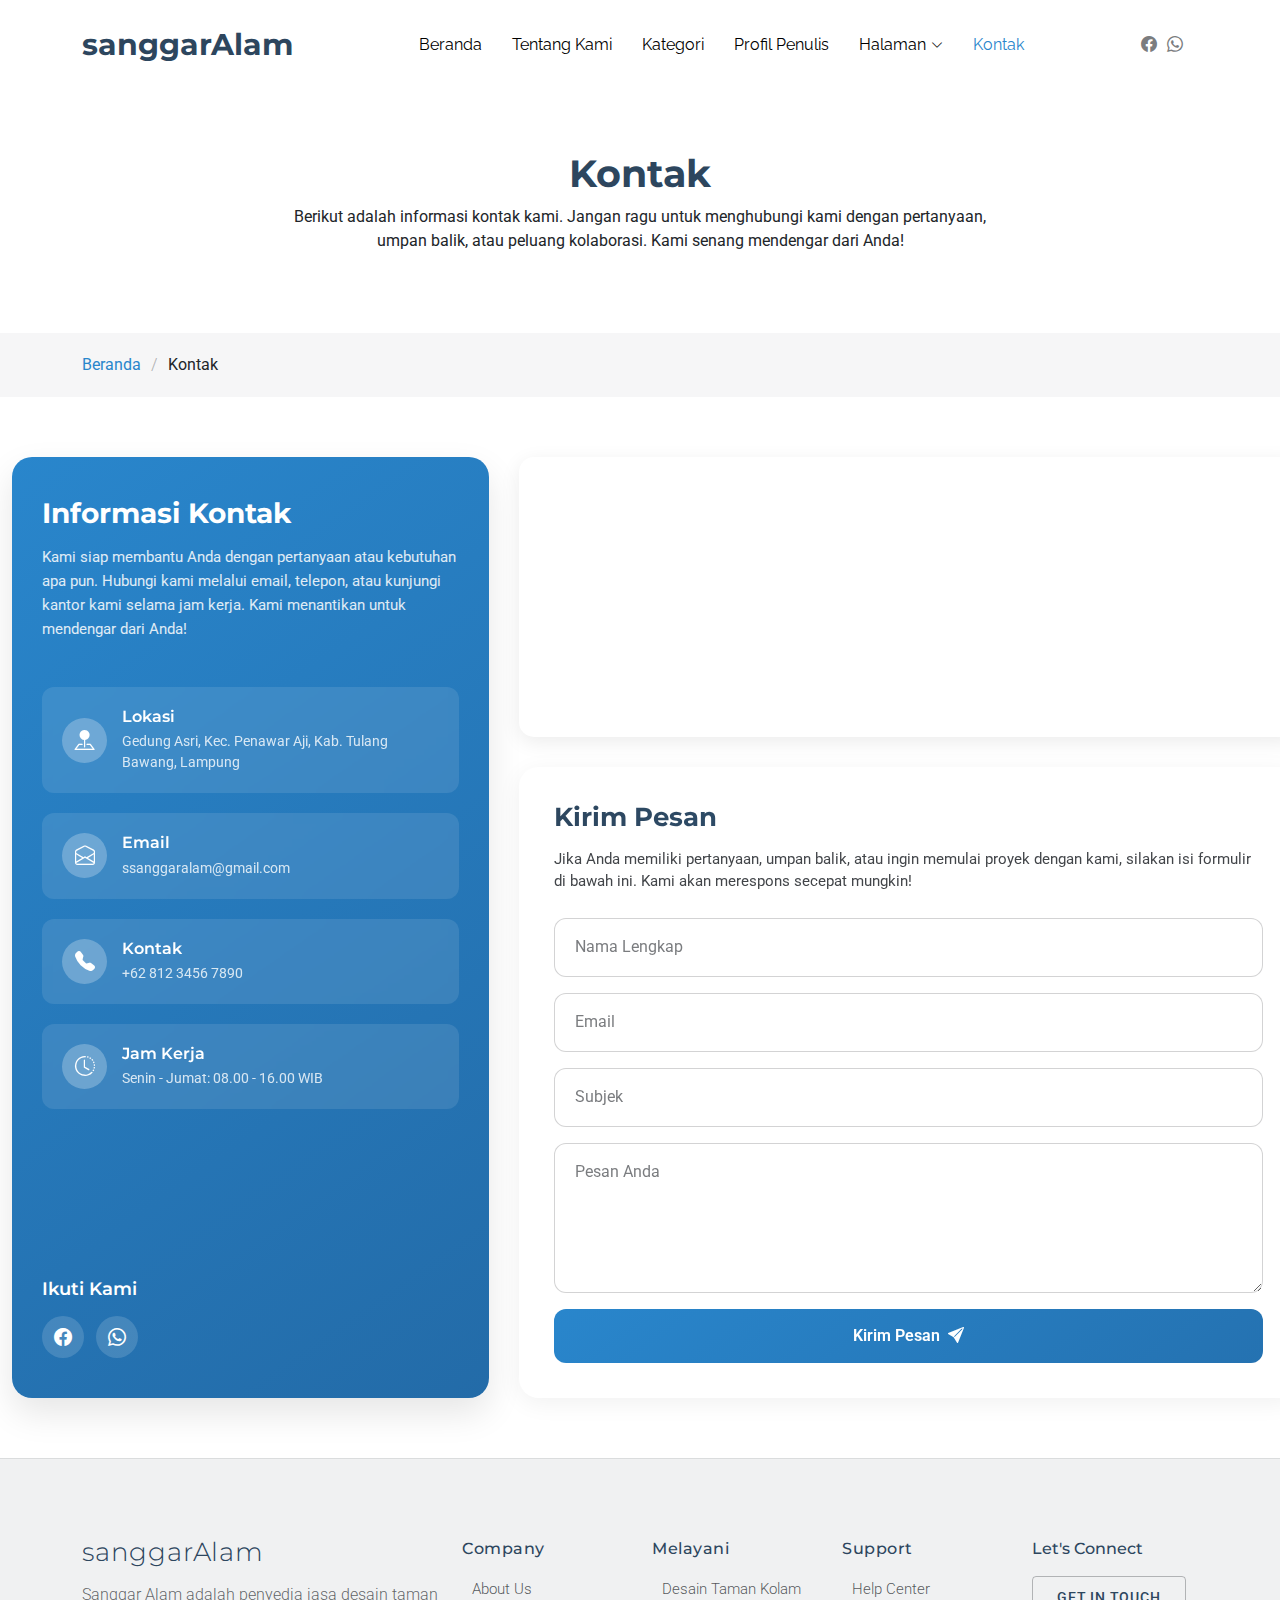
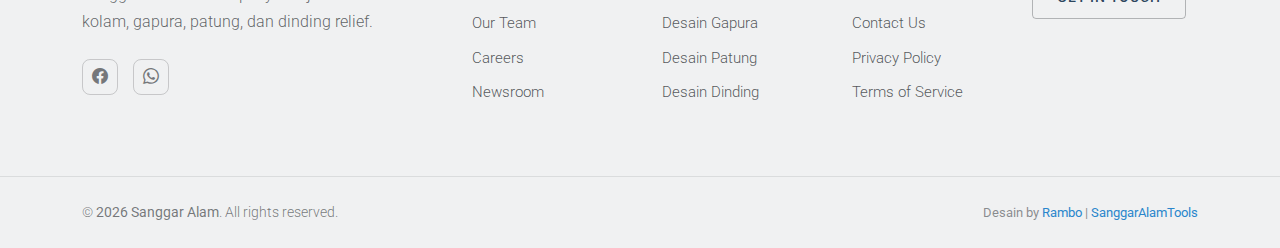
<file: contact.html>
<!doctype html>
<html lang="en">
  <head>
    <meta charset="utf-8" />
    <meta content="width=device-width, initial-scale=1.0" name="viewport" />
    <title>Sanggar Alam - Kontak</title>
    <meta name="description" content="" />
    <meta name="keywords" content="" />
    <link href="assets/img/favicon.png" rel="icon" />
    <link href="assets/img/apple-touch-icon.png" rel="apple-touch-icon" />
    <link href="https://fonts.googleapis.com" rel="preconnect" />
    <link href="https://fonts.gstatic.com" rel="preconnect" crossorigin />
    <link
      href="https://fonts.googleapis.com/css2?family=Roboto:ital,wght@0,100;0,300;0,400;0,500;0,700;0,900;1,100;1,300;1,400;1,500;1,700;1,900&family=Montserrat:ital,wght@0,100;0,200;0,300;0,400;0,500;0,600;0,700;0,800;0,900;1,100;1,200;1,300;1,400;1,500;1,600;1,700;1,800;1,900&family=Raleway:ital,wght@0,100;0,200;0,300;0,400;0,500;0,600;0,700;0,800;0,900;1,100;1,200;1,300;1,400;1,500;1,600;1,700;1,800;1,900&display=swap"
      rel="stylesheet"
    />
    <link
      href="assets/vendor/bootstrap/css/bootstrap.min.css"
      rel="stylesheet"
    />
    <link
      href="assets/vendor/bootstrap-icons/bootstrap-icons.css"
      rel="stylesheet"
    />
    <link href="assets/vendor/aos/aos.css" rel="stylesheet" />
    <link href="assets/vendor/swiper/swiper-bundle.min.css" rel="stylesheet" />
    <link href="assets/css/main.css" rel="stylesheet" />
    <!-- =======================================================
  * Template Name: Story
  * Template URL: https://bootstrapmade.com/story-bootstrap-blog-template/
  * Updated: Aug 11 2025 with Bootstrap v5.3.7
  * Author: BootstrapMade.com
  * License: https://bootstrapmade.com/license/
  ======================================================== -->
  </head>
  <body class="contact-page">
    <header
      id="header"
      class="header d-flex align-items-center position-relative"
    >
      <div
        class="container position-relative d-flex align-items-center justify-content-between"
      >
        <a
          href="index.html"
          class="logo d-flex align-items-center me-auto me-xl-0"
        >
          <!-- Uncomment the line below if you also wish to use an image logo -->
          <!-- <img src="assets/img/logo.webp" alt=""> -->
          <h1 class="sitename">sanggarAlam</h1>
        </a>
        <nav id="navmenu" class="navmenu">
          <ul>
            <li><a href="index.html">Beranda</a></li>
            <li><a href="about.html">Tentang Kami</a></li>
            <li><a href="category.html">Kategori</a></li>
            <li><a href="author-profile.html">Profil Penulis</a></li>
            <li class="dropdown">
              <a href="#"
                ><span>Halaman</span>
                <i class="bi bi-chevron-down toggle-dropdown"></i
              ></a>
              <ul>
                <li><a href="about.html">Tentang Kami</a></li>
                <li><a href="category.html">Kategori</a></li>
                <li><a href="author-profile.html">Profil Penulis</a></li>
                <li><a href="search-results.html">Hasil Pencarian</a></li>
                <li><a href="404.html">Halaman Tidak Ditemukan</a></li>
              </ul>
            </li>
            <li><a href="contact.html" class="active">Kontak</a></li>
          </ul>
          <i class="mobile-nav-toggle d-xl-none bi bi-list"></i>
        </nav>
        <div class="header-social-links">
          <a
            href="https://www.facebook.com/sanggar.sanggar.77312?locale=id_ID"
            class="facebook"
            ><i class="bi bi-facebook"></i
          ></a>
          <a href="#" class="whatsapp"><i class="bi bi-whatsapp"></i></a>
        </div>
      </div>
    </header>

    <main class="main">
      <!-- Page Title -->
      <div class="page-title">
        <div class="heading">
          <div class="container">
            <div class="row d-flex justify-content-center text-center">
              <div class="col-lg-8">
                <h1 class="heading-title">Kontak</h1>
                <p class="mb-0">
                  Berikut adalah informasi kontak kami. Jangan ragu untuk
                  menghubungi kami dengan pertanyaan, umpan balik, atau peluang
                  kolaborasi. Kami senang mendengar dari Anda!
                </p>
              </div>
            </div>
          </div>
        </div>
        <nav class="breadcrumbs">
          <div class="container">
            <ol>
              <li><a href="index.html">Beranda</a></li>
              <li class="current">Kontak</li>
            </ol>
          </div>
        </nav>
      </div>

      <!-- Contact Section -->
      <section id="contact" class="contact section">
        <div class="container">
          <div class="contact-wrapper">
            <div class="contact-info-panel">
              <div class="contact-info-header">
                <h3>Informasi Kontak</h3>
                <p>
                  Kami siap membantu Anda dengan pertanyaan atau kebutuhan apa
                  pun. Hubungi kami melalui email, telepon, atau kunjungi kantor
                  kami selama jam kerja. Kami menantikan untuk mendengar dari
                  Anda!
                </p>
              </div>
              <div class="contact-info-cards">
                <div class="info-card">
                  <div class="icon-container">
                    <i class="bi bi-pin-map-fill"></i>
                  </div>
                  <div class="card-content">
                    <h4>Lokasi</h4>
                    <p>
                      Gedung Asri, Kec. Penawar Aji, Kab. Tulang Bawang, Lampung
                    </p>
                  </div>
                </div>
                <div class="info-card">
                  <div class="icon-container">
                    <i class="bi bi-envelope-open"></i>
                  </div>
                  <div class="card-content">
                    <h4>Email</h4>
                    <p>ssanggaralam@gmail.com</p>
                  </div>
                </div>
                <div class="info-card">
                  <div class="icon-container">
                    <i class="bi bi-telephone-fill"></i>
                  </div>
                  <div class="card-content">
                    <h4>Kontak</h4>
                    <p>+62 812 3456 7890</p>
                  </div>
                </div>
                <div class="info-card">
                  <div class="icon-container">
                    <i class="bi bi-clock-history"></i>
                  </div>
                  <div class="card-content">
                    <h4>Jam Kerja</h4>
                    <p>Senin - Jumat: 08.00 - 16.00 WIB</p>
                  </div>
                </div>
              </div>

              <div class="social-links-panel">
                <h5>Ikuti Kami</h5>
                <div class="social-icons">
                  <a
                    href="https://www.facebook.com/sanggar.sanggar.77312?locale=id_ID"
                    ><i class="bi bi-facebook"></i
                  ></a>
                  <a href="#"><i class="bi bi-whatsapp"></i></a>
                </div>
              </div>
            </div>

            <div class="contact-form-panel">
              <div class="map-container">
                <iframe
                  src="https://www.google.com/maps/embed?pb=!1m14!1m8!1m3!1d48389.78314118045!2d-74.006138!3d40.710059!3m2!1i1024!2i768!4f13.1!3m3!1m2!1s0x89c25a22a3bda30d%3A0xb89d1fe6bc499443!2sDowntown%20Conference%20Center!5e0!3m2!1sen!2sus!4v1676961268712!5m2!1sen!2sus"
                  width="100%"
                  height="100%"
                  style="border: 0"
                  allowfullscreen=""
                  loading="lazy"
                  referrerpolicy="no-referrer-when-downgrade"
                ></iframe>
              </div>

              <div class="form-container">
                <h3>Kirim Pesan</h3>
                <p>
                  Jika Anda memiliki pertanyaan, umpan balik, atau ingin memulai
                  proyek dengan kami, silakan isi formulir di bawah ini. Kami
                  akan merespons secepat mungkin!
                </p>
                <form
                  action="forms/contact.php"
                  method="post"
                  class="php-email-form"
                >
                  <div class="form-floating mb-3">
                    <input
                      type="text"
                      class="form-control"
                      id="nameInput"
                      name="name"
                      placeholder="Full Name"
                      required=""
                    />
                    <label for="nameInput">Nama Lengkap</label>
                  </div>

                  <div class="form-floating mb-3">
                    <input
                      type="email"
                      class="form-control"
                      id="emailInput"
                      name="email"
                      placeholder="Email Address"
                      required=""
                    />
                    <label for="emailInput">Email</label>
                  </div>

                  <div class="form-floating mb-3">
                    <input
                      type="text"
                      class="form-control"
                      id="subjectInput"
                      name="subject"
                      placeholder="Subject"
                      required=""
                    />
                    <label for="subjectInput">Subjek</label>
                  </div>

                  <div class="form-floating mb-3">
                    <textarea
                      class="form-control"
                      id="messageInput"
                      name="message"
                      rows="5"
                      placeholder="Your Message"
                      style="height: 150px"
                      required=""
                    ></textarea>
                    <label for="messageInput">Pesan Anda</label>
                  </div>

                  <div class="my-3">
                    <div class="loading">Loading...</div>
                    <div class="error-message"></div>
                    <div class="sent-message">
                      Pesan Anda telah dikirim. Terima kasih!
                    </div>
                  </div>

                  <div class="d-grid">
                    <button type="submit" class="btn-submit">
                      Kirim Pesan <i class="bi bi-send-fill ms-2"></i>
                    </button>
                  </div>
                </form>
              </div>
            </div>
          </div>
        </div>
      </section>
    </main>

    <!-- Footer -->
    <footer id="footer" class="footer position-relative light-background">
      <div class="container">
        <div class="row gy-5">
          <div class="col-lg-4">
            <div class="footer-brand">
              <a href="index.html" class="logo d-flex align-items-center mb-3">
                <span class="sitename">sanggarAlam</span>
              </a>
              <p class="tagline">
                Sanggar Alam adalah penyedia jasa desain taman kolam, gapura,
                patung, dan dinding relief.
              </p>
              <div class="social-links mt-4">
                <a
                  href="https://www.facebook.com/sanggar.sanggar.77312?locale=id_ID"
                  aria-label="Facebook"
                  ><i class="bi bi-facebook"></i
                ></a>
                <a href="#" aria-label="Whatsapp"
                  ><i class="bi bi-whatsapp"></i
                ></a>
              </div>
            </div>
          </div>
          <div class="col-lg-6">
            <div class="footer-links-grid">
              <div class="row">
                <div class="col-6 col-md-4">
                  <h5>Company</h5>
                  <ul class="list-unstyled">
                    <li><a href="#">About Us</a></li>
                    <li><a href="#">Our Team</a></li>
                    <li><a href="#">Careers</a></li>
                    <li><a href="#">Newsroom</a></li>
                  </ul>
                </div>
                <div class="col-6 col-md-4">
                  <h5>Melayani</h5>
                  <ul class="list-unstyled">
                    <li><a href="#">Desain Taman Kolam</a></li>
                    <li><a href="#">Desain Gapura</a></li>
                    <li><a href="#">Desain Patung</a></li>
                    <li><a href="#">Desain Dinding</a></li>
                  </ul>
                </div>
                <div class="col-6 col-md-4">
                  <h5>Support</h5>
                  <ul class="list-unstyled">
                    <li><a href="#">Help Center</a></li>
                    <li><a href="#">Contact Us</a></li>
                    <li><a href="#">Privacy Policy</a></li>
                    <li><a href="#">Terms of Service</a></li>
                  </ul>
                </div>
              </div>
            </div>
          </div>
          <div class="col-lg-2">
            <div class="footer-cta">
              <h5>Let's Connect</h5>
              <a href="contact.html" class="btn btn-outline">Get in Touch</a>
            </div>
          </div>
        </div>
      </div>
      <div class="footer-bottom">
        <div class="container">
          <div class="row">
            <div class="col-12">
              <div class="footer-bottom-content">
                <p class="mb-0">
                  © <strong>2026 Sanggar Alam</strong>. All rights reserved.
                </p>
                <div class="credits">
                  <!-- All the links in the footer should remain intact. -->
                  <!-- You can delete the links only if you've purchased the pro version. -->
                  <!-- Licensing information: https://bootstrapmade.com/license/ -->
                  <!-- Purchase the pro version with working PHP/AJAX contact form: [buy-url] -->
                  Desain by
                  <a href="https://bootstrapmade.com/">Rambo</a> |
                  <a href="https://bootstrapmade.com/tools/"
                    >SanggarAlamTools</a
                  >
                </div>
              </div>
            </div>
          </div>
        </div>
      </div>
    </footer>

    <!-- Scroll Top -->
    <a
      href="#"
      id="scroll-top"
      class="scroll-top d-flex align-items-center justify-content-center"
      ><i class="bi bi-arrow-up-short"></i
    ></a>

    <!-- Preloader -->
    <div id="preloader"></div>

    <!-- Vendor JS Files -->
    <script src="assets/vendor/bootstrap/js/bootstrap.bundle.min.js"></script>
    <script src="assets/vendor/php-email-form/validate.js"></script>
    <script src="assets/vendor/aos/aos.js"></script>
    <script src="assets/vendor/swiper/swiper-bundle.min.js"></script>
    <script src="assets/vendor/purecounter/purecounter_vanilla.js"></script>

    <!-- Main JS File -->
    <script src="assets/js/main.js"></script>
  </body>
</html>
</file>
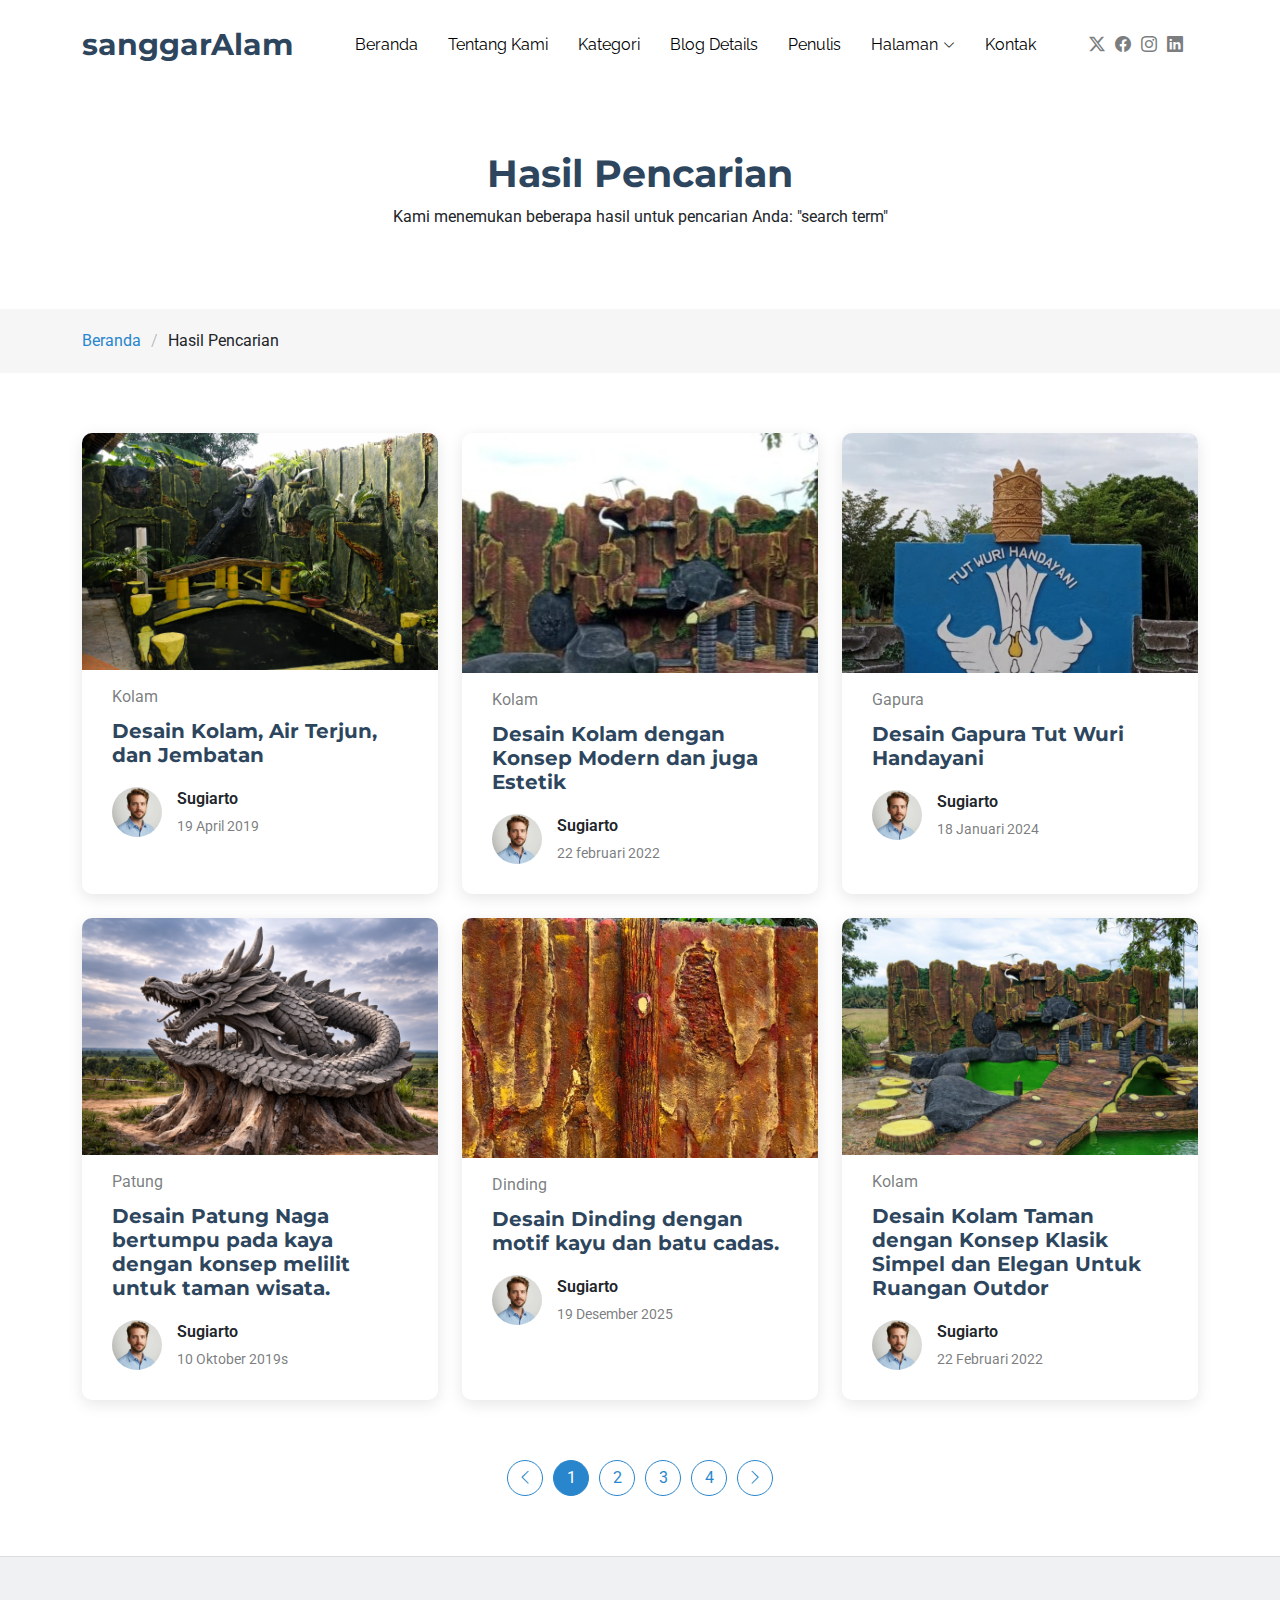
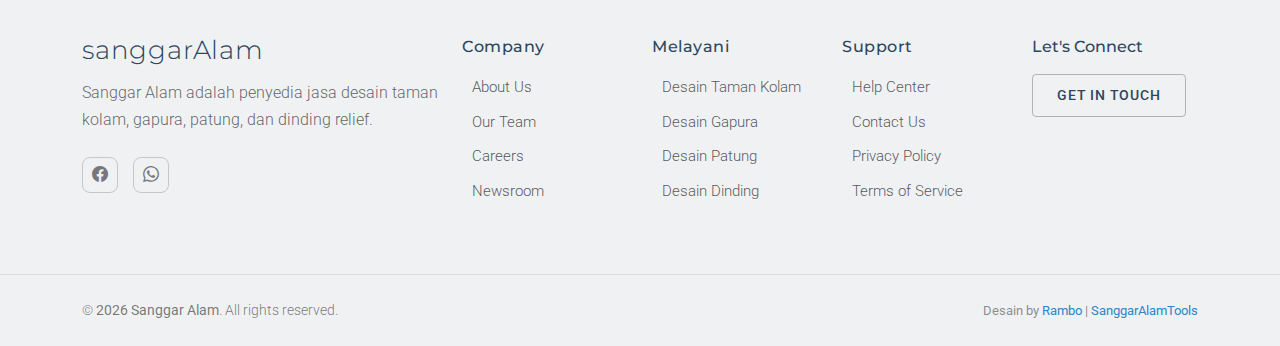
<file: search-results.html>
<!doctype html>
<html lang="en">
  <head>
    <meta charset="utf-8" />
    <meta content="width=device-width, initial-scale=1.0" name="viewport" />
    <title>Sanggar Alam - Hasil Pencarian</title>
    <meta name="description" content="" />
    <meta name="keywords" content="" />
    <link href="assets/img/favicon.png" rel="icon" />
    <link href="assets/img/apple-touch-icon.png" rel="apple-touch-icon" />
    <link href="https://fonts.googleapis.com" rel="preconnect" />
    <link href="https://fonts.gstatic.com" rel="preconnect" crossorigin />
    <link
      href="https://fonts.googleapis.com/css2?family=Roboto:ital,wght@0,100;0,300;0,400;0,500;0,700;0,900;1,100;1,300;1,400;1,500;1,700;1,900&family=Montserrat:ital,wght@0,100;0,200;0,300;0,400;0,500;0,600;0,700;0,800;0,900;1,100;1,200;1,300;1,400;1,500;1,600;1,700;1,800;1,900&family=Raleway:ital,wght@0,100;0,200;0,300;0,400;0,500;0,600;0,700;0,800;0,900;1,100;1,200;1,300;1,400;1,500;1,600;1,700;1,800;1,900&display=swap"
      rel="stylesheet"
    />
    <link
      href="assets/vendor/bootstrap/css/bootstrap.min.css"
      rel="stylesheet"
    />
    <link
      href="assets/vendor/bootstrap-icons/bootstrap-icons.css"
      rel="stylesheet"
    />
    <link href="assets/vendor/aos/aos.css" rel="stylesheet" />
    <link href="assets/vendor/swiper/swiper-bundle.min.css" rel="stylesheet" />
    <link href="assets/css/main.css" rel="stylesheet" />
    <!-- =======================================================
  * Template Name: Story
  * Template URL: https://bootstrapmade.com/story-bootstrap-blog-template/
  * Updated: Aug 11 2025 with Bootstrap v5.3.7
  * Author: BootstrapMade.com
  * License: https://bootstrapmade.com/license/
  ======================================================== -->
  </head>
  <body class="search-results-page">
    <header
      id="header"
      class="header d-flex align-items-center position-relative"
    >
      <div
        class="container position-relative d-flex align-items-center justify-content-between"
      >
        <a
          href="index.html"
          class="logo d-flex align-items-center me-auto me-xl-0"
        >
          <!-- Uncomment the line below if you also wish to use an image logo -->
          <!-- <img src="assets/img/logo.webp" alt=""> -->
          <h1 class="sitename">sanggarAlam</h1>
        </a>
        <nav id="navmenu" class="navmenu">
          <ul>
            <li><a href="index.html">Beranda</a></li>
            <li><a href="about.html">Tentang Kami</a></li>
            <li><a href="category.html">Kategori</a></li>
            <li><a href="blog-details.html">Blog Details</a></li>
            <li><a href="author-profile.html">Penulis</a></li>
            <li class="dropdown">
              <a href="#"
                ><span>Halaman</span>
                <i class="bi bi-chevron-down toggle-dropdown"></i
              ></a>
              <ul>
                <li><a href="about.html">Tentang Kami</a></li>
                <li><a href="category.html">Kategori</a></li>
                <li><a href="blog-details.html">Blog Details</a></li>
                <li><a href="author-profile.html">Penulis</a></li>
                <li>
                  <a href="search-results.html" class="active"
                    >Hasil Pencarian</a
                  >
                </li>
                <li><a href="404.html">Halaman Tidak Ditemukan</a></li>
              </ul>
            </li>
            <li><a href="contact.html">Kontak</a></li>
          </ul>
          <i class="mobile-nav-toggle d-xl-none bi bi-list"></i>
        </nav>
        <div class="header-social-links">
          <a href="#" class="twitter"><i class="bi bi-twitter-x"></i></a>
          <a href="#" class="facebook"><i class="bi bi-facebook"></i></a>
          <a href="#" class="instagram"><i class="bi bi-instagram"></i></a>
          <a href="#" class="linkedin"><i class="bi bi-linkedin"></i></a>
        </div>
      </div>
    </header>

    <main class="main">
      <!-- Page Title -->
      <div class="page-title">
        <div class="heading">
          <div class="container">
            <div class="row d-flex justify-content-center text-center">
              <div class="col-lg-8">
                <h1 class="heading-title">Hasil Pencarian</h1>
                <p class="mb-0">
                  Kami menemukan beberapa hasil untuk pencarian Anda: "search
                  term"
                </p>
              </div>
            </div>
          </div>
        </div>
        <nav class="breadcrumbs">
          <div class="container">
            <ol>
              <li><a href="index.html">Beranda</a></li>
              <li class="current">Hasil Pencarian</li>
            </ol>
          </div>
        </nav>
      </div>

      <!-- Search Results Posts Section -->
      <section id="search-results-posts" class="search-results-posts section">
        <div class="container" data-aos="fade-up" data-aos-delay="100">
          <div class="row gy-4">
            <div class="col-lg-4">
              <article>
                <div class="post-img">
                  <img
                    src="assets/img/blog/kategori-1.jpg"
                    alt=""
                    class="img-fluid"
                  />
                </div>

                <p class="post-category">Kolam</p>

                <h2 class="title">
                  <a href="blog-details.html"
                    >Desain Kolam, Air Terjun, dan Jembatan</a
                  >
                </h2>

                <div class="d-flex align-items-center">
                  <img
                    src="assets/img/person/person-1.jpg"
                    alt=""
                    class="img-fluid post-author-img flex-shrink-0"
                  />
                  <div class="post-meta">
                    <p class="post-author">Sugiarto</p>
                    <p class="post-date">
                      <time datetime="2022-01-01">19 April 2019</time>
                    </p>
                  </div>
                </div>
              </article>
            </div>
            <div class="col-lg-4">
              <article>
                <div class="post-img">
                  <img
                    src="assets/img/blog/kategori-2.jpg"
                    alt=""
                    class="img-fluid"
                  />
                </div>

                <p class="post-category">Kolam</p>

                <h2 class="title">
                  <a href="blog-details.html"
                    >Desain Kolam dengan Konsep Modern dan juga Estetik</a
                  >
                </h2>
                <div class="d-flex align-items-center">
                  <img
                    src="assets/img/person/person-1.jpg"
                    alt=""
                    class="img-fluid post-author-img flex-shrink-0"
                  />
                  <div class="post-meta">
                    <p class="post-author">Sugiarto</p>
                    <p class="post-date">
                      <time datetime="2022-01-01">22 februari 2022</time>
                    </p>
                  </div>
                </div>
              </article>
            </div>

            <div class="col-lg-4">
              <article>
                <div class="post-img">
                  <img
                    src="assets/img/blog/kategori-3.jpg"
                    alt=""
                    class="img-fluid"
                  />
                </div>

                <p class="post-category">Gapura</p>

                <h2 class="title">
                  <a href="blog-details.html"
                    >Desain Gapura Tut Wuri Handayani</a
                  >
                </h2>

                <div class="d-flex align-items-center">
                  <img
                    src="assets/img/person/person-1.jpg"
                    alt=""
                    class="img-fluid post-author-img flex-shrink-0"
                  />
                  <div class="post-meta">
                    <p class="post-author">Sugiarto</p>
                    <p class="post-date">
                      <time datetime="2022-01-01">18 Januari 2024</time>
                    </p>
                  </div>
                </div>
              </article>
            </div>
            <div class="col-lg-4">
              <article>
                <div class="post-img">
                  <img
                    src="assets/img/blog/kategori-4.jpg"
                    alt=""
                    class="img-fluid"
                  />
                </div>

                <p class="post-category">Patung</p>

                <h2 class="title">
                  <a href="blog-details.html"
                    >Desain Patung Naga bertumpu pada kaya dengan konsep melilit
                    untuk taman wisata.</a
                  >
                </h2>

                <div class="d-flex align-items-center">
                  <img
                    src="assets/img/person/person-1.jpg"
                    alt=""
                    class="img-fluid post-author-img flex-shrink-0"
                  />
                  <div class="post-meta">
                    <p class="post-author">Sugiarto</p>
                    <p class="post-date">
                      <time datetime="2022-01-01">10 Oktober 2019s</time>
                    </p>
                  </div>
                </div>
              </article>
            </div>
            <div class="col-lg-4">
              <article>
                <div class="post-img">
                  <img
                    src="assets/img/blog/kategori-5.jpg"
                    alt=""
                    class="img-fluid"
                  />
                </div>

                <p class="post-category">Dinding</p>

                <h2 class="title">
                  <a href="blog-details.html"
                    >Desain Dinding dengan motif kayu dan batu cadas.</a
                  >
                </h2>

                <div class="d-flex align-items-center">
                  <img
                    src="assets/img/person/person-1.jpg"
                    alt=""
                    class="img-fluid post-author-img flex-shrink-0"
                  />
                  <div class="post-meta">
                    <p class="post-author">Sugiarto</p>
                    <p class="post-date">
                      <time datetime="2022-01-01">19 Desember 2025</time>
                    </p>
                  </div>
                </div>
              </article>
            </div>
            <div class="col-lg-4">
              <article>
                <div class="post-img">
                  <img
                    src="assets/img/blog/kategori-6.jpg"
                    alt=""
                    class="img-fluid"
                  />
                </div>

                <p class="post-category">Kolam</p>

                <h2 class="title">
                  <a href="blog-details.html"
                    >Desain Kolam Taman dengan Konsep Klasik Simpel dan Elegan
                    Untuk Ruangan Outdor</a
                  >
                </h2>

                <div class="d-flex align-items-center">
                  <img
                    src="assets/img/person/person-1.jpg"
                    alt=""
                    class="img-fluid post-author-img flex-shrink-0"
                  />
                  <div class="post-meta">
                    <p class="post-author">Sugiarto</p>
                    <p class="post-date">
                      <time datetime="2022-01-01">22 Februari 2022</time>
                    </p>
                  </div>
                </div>
              </article>
            </div>
          </div>
        </div>
      </section>

      <!-- Pagination 3 Section -->
      <section id="pagination-3" class="pagination-3 section">
        <div class="container">
          <div class="d-flex justify-content-center">
            <ul>
              <li>
                <a href="#"><i class="bi bi-chevron-left"></i></a>
              </li>
              <li><a href="#" class="active">1</a></li>
              <li><a href="#">2</a></li>
              <li><a href="#">3</a></li>
              <li><a href="#">4</a></li>
              <li>
                <a href="#"><i class="bi bi-chevron-right"></i></a>
              </li>
            </ul>
          </div>
        </div>
      </section>
    </main>

    <!-- Footer -->
    <footer id="footer" class="footer position-relative light-background">
      <div class="container">
        <div class="row gy-5">
          <div class="col-lg-4">
            <div class="footer-brand">
              <a href="index.html" class="logo d-flex align-items-center mb-3">
                <span class="sitename">sanggarAlam</span>
              </a>
              <p class="tagline">
                Sanggar Alam adalah penyedia jasa desain taman kolam, gapura,
                patung, dan dinding relief.
              </p>
              <div class="social-links mt-4">
                <a
                  href="https://www.facebook.com/sanggar.sanggar.77312?locale=id_ID"
                  aria-label="Facebook"
                  ><i class="bi bi-facebook"></i
                ></a>
                <a href="#" aria-label="Whatsapp"
                  ><i class="bi bi-whatsapp"></i
                ></a>
              </div>
            </div>
          </div>
          <div class="col-lg-6">
            <div class="footer-links-grid">
              <div class="row">
                <div class="col-6 col-md-4">
                  <h5>Company</h5>
                  <ul class="list-unstyled">
                    <li><a href="#">About Us</a></li>
                    <li><a href="#">Our Team</a></li>
                    <li><a href="#">Careers</a></li>
                    <li><a href="#">Newsroom</a></li>
                  </ul>
                </div>
                <div class="col-6 col-md-4">
                  <h5>Melayani</h5>
                  <ul class="list-unstyled">
                    <li><a href="#">Desain Taman Kolam</a></li>
                    <li><a href="#">Desain Gapura</a></li>
                    <li><a href="#">Desain Patung</a></li>
                    <li><a href="#">Desain Dinding</a></li>
                  </ul>
                </div>
                <div class="col-6 col-md-4">
                  <h5>Support</h5>
                  <ul class="list-unstyled">
                    <li><a href="#">Help Center</a></li>
                    <li><a href="#">Contact Us</a></li>
                    <li><a href="#">Privacy Policy</a></li>
                    <li><a href="#">Terms of Service</a></li>
                  </ul>
                </div>
              </div>
            </div>
          </div>
          <div class="col-lg-2">
            <div class="footer-cta">
              <h5>Let's Connect</h5>
              <a href="contact.html" class="btn btn-outline">Get in Touch</a>
            </div>
          </div>
        </div>
      </div>
      <div class="footer-bottom">
        <div class="container">
          <div class="row">
            <div class="col-12">
              <div class="footer-bottom-content">
                <p class="mb-0">
                  © <strong>2026 Sanggar Alam</strong>. All rights reserved.
                </p>
                <div class="credits">
                  <!-- All the links in the footer should remain intact. -->
                  <!-- You can delete the links only if you've purchased the pro version. -->
                  <!-- Licensing information: https://bootstrapmade.com/license/ -->
                  <!-- Purchase the pro version with working PHP/AJAX contact form: [buy-url] -->
                  Desain by
                  <a href="https://bootstrapmade.com/">Rambo</a> |
                  <a href="https://bootstrapmade.com/tools/"
                    >SanggarAlamTools</a
                  >
                </div>
              </div>
            </div>
          </div>
        </div>
      </div>
    </footer>

    <!-- Scroll Top -->
    <a
      href="#"
      id="scroll-top"
      class="scroll-top d-flex align-items-center justify-content-center"
      ><i class="bi bi-arrow-up-short"></i
    ></a>

    <!-- Preloader -->
    <div id="preloader"></div>

    <!-- Vendor JS Files -->
    <script src="assets/vendor/bootstrap/js/bootstrap.bundle.min.js"></script>
    <script src="assets/vendor/php-email-form/validate.js"></script>
    <script src="assets/vendor/aos/aos.js"></script>
    <script src="assets/vendor/swiper/swiper-bundle.min.js"></script>
    <script src="assets/vendor/purecounter/purecounter_vanilla.js"></script>

    <!-- Main JS File -->
    <script src="assets/js/main.js"></script>
  </body>
</html>
</file>
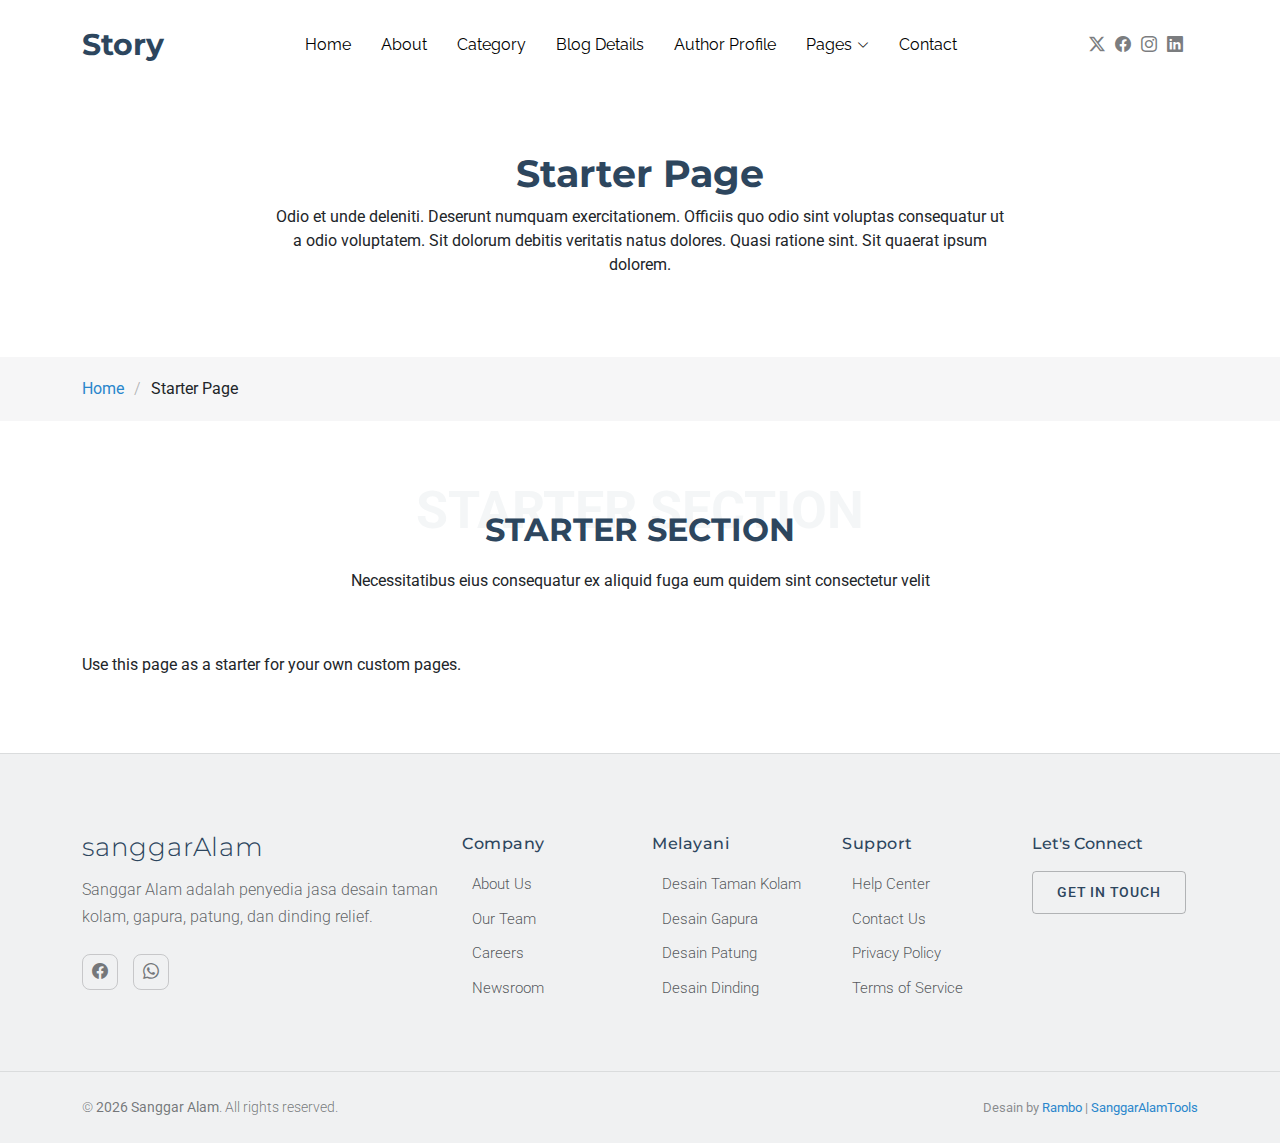
<file: starter-page.html>
<!doctype html>
<html lang="en">
  <head>
    <meta charset="utf-8" />
    <meta content="width=device-width, initial-scale=1.0" name="viewport" />
    <title>Starter Page - Story Bootstrap Template</title>
    <meta name="description" content="" />
    <meta name="keywords" content="" />

    <link href="assets/img/favicon.png" rel="icon" />
    <link href="assets/img/apple-touch-icon.png" rel="apple-touch-icon" />

    <!-- Fonts -->
    <link href="https://fonts.googleapis.com" rel="preconnect" />
    <link href="https://fonts.gstatic.com" rel="preconnect" crossorigin />
    <link
      href="https://fonts.googleapis.com/css2?family=Roboto:ital,wght@0,100;0,300;0,400;0,500;0,700;0,900;1,100;1,300;1,400;1,500;1,700;1,900&family=Montserrat:ital,wght@0,100;0,200;0,300;0,400;0,500;0,600;0,700;0,800;0,900;1,100;1,200;1,300;1,400;1,500;1,600;1,700;1,800;1,900&family=Raleway:ital,wght@0,100;0,200;0,300;0,400;0,500;0,600;0,700;0,800;0,900;1,100;1,200;1,300;1,400;1,500;1,600;1,700;1,800;1,900&display=swap"
      rel="stylesheet"
    />

    <!-- Vendor CSS Files -->
    <link
      href="assets/vendor/bootstrap/css/bootstrap.min.css"
      rel="stylesheet"
    />
    <link
      href="assets/vendor/bootstrap-icons/bootstrap-icons.css"
      rel="stylesheet"
    />
    <link href="assets/vendor/aos/aos.css" rel="stylesheet" />
    <link href="assets/vendor/swiper/swiper-bundle.min.css" rel="stylesheet" />

    <!-- Main CSS File -->
    <link href="assets/css/main.css" rel="stylesheet" />

    <!-- =======================================================
  * Template Name: Story
  * Template URL: https://bootstrapmade.com/story-bootstrap-blog-template/
  * Updated: Aug 11 2025 with Bootstrap v5.3.7
  * Author: BootstrapMade.com
  * License: https://bootstrapmade.com/license/
  ======================================================== -->
  </head>

  <body class="starter-page-page">
    <header
      id="header"
      class="header d-flex align-items-center position-relative"
    >
      <div
        class="container position-relative d-flex align-items-center justify-content-between"
      >
        <a
          href="index.html"
          class="logo d-flex align-items-center me-auto me-xl-0"
        >
          <!-- Uncomment the line below if you also wish to use an image logo -->
          <!-- <img src="assets/img/logo.webp" alt=""> -->
          <h1 class="sitename">Story</h1>
        </a>

        <nav id="navmenu" class="navmenu">
          <ul>
            <li><a href="index.html">Home</a></li>
            <li><a href="about.html">About</a></li>
            <li><a href="category.html">Category</a></li>
            <li><a href="blog-details.html">Blog Details</a></li>
            <li><a href="author-profile.html">Author Profile</a></li>
            <li class="dropdown">
              <a href="#"
                ><span>Pages</span>
                <i class="bi bi-chevron-down toggle-dropdown"></i
              ></a>
              <ul>
                <li><a href="about.html">About</a></li>
                <li><a href="category.html">Category</a></li>
                <li><a href="blog-details.html">Blog Details</a></li>
                <li><a href="author-profile.html">Author Profile</a></li>
                <li><a href="search-results.html">Search Results</a></li>
                <li><a href="404.html">404 Not Found Page</a></li>

                <li class="dropdown">
                  <a href="#"
                    ><span>Deep Dropdown</span>
                    <i class="bi bi-chevron-down toggle-dropdown"></i
                  ></a>
                  <ul>
                    <li><a href="#">Deep Dropdown 1</a></li>
                    <li><a href="#">Deep Dropdown 2</a></li>
                    <li><a href="#">Deep Dropdown 3</a></li>
                    <li><a href="#">Deep Dropdown 4</a></li>
                    <li><a href="#">Deep Dropdown 5</a></li>
                  </ul>
                </li>
              </ul>
            </li>
            <li><a href="contact.html">Contact</a></li>
          </ul>
          <i class="mobile-nav-toggle d-xl-none bi bi-list"></i>
        </nav>

        <div class="header-social-links">
          <a href="#" class="twitter"><i class="bi bi-twitter-x"></i></a>
          <a href="#" class="facebook"><i class="bi bi-facebook"></i></a>
          <a href="#" class="instagram"><i class="bi bi-instagram"></i></a>
          <a href="#" class="linkedin"><i class="bi bi-linkedin"></i></a>
        </div>
      </div>
    </header>

    <main class="main">
      <!-- Page Title -->
      <div class="page-title">
        <div class="heading">
          <div class="container">
            <div class="row d-flex justify-content-center text-center">
              <div class="col-lg-8">
                <h1 class="heading-title">Starter Page</h1>
                <p class="mb-0">
                  Odio et unde deleniti. Deserunt numquam exercitationem.
                  Officiis quo odio sint voluptas consequatur ut a odio
                  voluptatem. Sit dolorum debitis veritatis natus dolores. Quasi
                  ratione sint. Sit quaerat ipsum dolorem.
                </p>
              </div>
            </div>
          </div>
        </div>
        <nav class="breadcrumbs">
          <div class="container">
            <ol>
              <li><a href="index.html">Home</a></li>
              <li class="current">Starter Page</li>
            </ol>
          </div>
        </nav>
      </div>
      <!-- End Page Title -->

      <!-- Starter Section Section -->
      <section id="starter-section" class="starter-section section">
        <!-- Section Title -->
        <div class="container section-title" data-aos="fade-up">
          <span class="description-title">Starter Section</span>
          <h2>Starter Section</h2>
          <p>
            Necessitatibus eius consequatur ex aliquid fuga eum quidem sint
            consectetur velit
          </p>
        </div>
        <!-- End Section Title -->

        <div class="container" data-aos="fade-up">
          <p>Use this page as a starter for your own custom pages.</p>
        </div>
      </section>
      <!-- /Starter Section Section -->
    </main>

    <!-- Footer -->
    <footer id="footer" class="footer position-relative light-background">
      <div class="container">
        <div class="row gy-5">
          <div class="col-lg-4">
            <div class="footer-brand">
              <a href="index.html" class="logo d-flex align-items-center mb-3">
                <span class="sitename">sanggarAlam</span>
              </a>
              <p class="tagline">
                Sanggar Alam adalah penyedia jasa desain taman kolam, gapura,
                patung, dan dinding relief.
              </p>
              <div class="social-links mt-4">
                <a
                  href="https://www.facebook.com/sanggar.sanggar.77312?locale=id_ID"
                  aria-label="Facebook"
                  ><i class="bi bi-facebook"></i
                ></a>
                <a href="#" aria-label="Whatsapp"
                  ><i class="bi bi-whatsapp"></i
                ></a>
              </div>
            </div>
          </div>
          <div class="col-lg-6">
            <div class="footer-links-grid">
              <div class="row">
                <div class="col-6 col-md-4">
                  <h5>Company</h5>
                  <ul class="list-unstyled">
                    <li><a href="#">About Us</a></li>
                    <li><a href="#">Our Team</a></li>
                    <li><a href="#">Careers</a></li>
                    <li><a href="#">Newsroom</a></li>
                  </ul>
                </div>
                <div class="col-6 col-md-4">
                  <h5>Melayani</h5>
                  <ul class="list-unstyled">
                    <li><a href="#">Desain Taman Kolam</a></li>
                    <li><a href="#">Desain Gapura</a></li>
                    <li><a href="#">Desain Patung</a></li>
                    <li><a href="#">Desain Dinding</a></li>
                  </ul>
                </div>
                <div class="col-6 col-md-4">
                  <h5>Support</h5>
                  <ul class="list-unstyled">
                    <li><a href="#">Help Center</a></li>
                    <li><a href="#">Contact Us</a></li>
                    <li><a href="#">Privacy Policy</a></li>
                    <li><a href="#">Terms of Service</a></li>
                  </ul>
                </div>
              </div>
            </div>
          </div>
          <div class="col-lg-2">
            <div class="footer-cta">
              <h5>Let's Connect</h5>
              <a href="contact.html" class="btn btn-outline">Get in Touch</a>
            </div>
          </div>
        </div>
      </div>
      <div class="footer-bottom">
        <div class="container">
          <div class="row">
            <div class="col-12">
              <div class="footer-bottom-content">
                <p class="mb-0">
                  © <strong>2026 Sanggar Alam</strong>. All rights reserved.
                </p>
                <div class="credits">
                  <!-- All the links in the footer should remain intact. -->
                  <!-- You can delete the links only if you've purchased the pro version. -->
                  <!-- Licensing information: https://bootstrapmade.com/license/ -->
                  <!-- Purchase the pro version with working PHP/AJAX contact form: [buy-url] -->
                  Desain by
                  <a href="https://bootstrapmade.com/">Rambo</a> |
                  <a href="https://bootstrapmade.com/tools/"
                    >SanggarAlamTools</a
                  >
                </div>
              </div>
            </div>
          </div>
        </div>
      </div>
    </footer>

    <!-- Scroll Top -->
    <a
      href="#"
      id="scroll-top"
      class="scroll-top d-flex align-items-center justify-content-center"
      ><i class="bi bi-arrow-up-short"></i
    ></a>

    <!-- Preloader -->
    <div id="preloader"></div>

    <!-- Vendor JS Files -->
    <script src="assets/vendor/bootstrap/js/bootstrap.bundle.min.js"></script>
    <script src="assets/vendor/php-email-form/validate.js"></script>
    <script src="assets/vendor/aos/aos.js"></script>
    <script src="assets/vendor/swiper/swiper-bundle.min.js"></script>
    <script src="assets/vendor/purecounter/purecounter_vanilla.js"></script>

    <!-- Main JS File -->
    <script src="assets/js/main.js"></script>
  </body>
</html>
</file>
<file: assets/css/main.css>
/**
* Template Name: Story
* Template URL: https://bootstrapmade.com/story-bootstrap-blog-template/
* Updated: Aug 11 2025 with Bootstrap v5.3.7
* Author: BootstrapMade.com
* License: https://bootstrapmade.com/license/
*/

@charset "UTF-8";

/*--------------------------------------------------------------
# Font & Color Variables
# Help: https://bootstrapmade.com/color-system/
--------------------------------------------------------------*/
/* Fonts */
:root {
  --default-font:
    "Roboto", system-ui, -apple-system, "Segoe UI", Roboto, "Helvetica Neue",
    Arial, "Noto Sans", "Liberation Sans", sans-serif, "Apple Color Emoji",
    "Segoe UI Emoji", "Segoe UI Symbol", "Noto Color Emoji";
  --heading-font: "Montserrat", sans-serif;
  --nav-font: "Raleway", sans-serif;
}

/* Global Colors - The following color variables are used throughout the website. Updating them here will change the color scheme of the entire website */
:root {
  --background-color: #ffffff; /* Background color for the entire website, including individual sections */
  --default-color: #212529; /* Default color used for the majority of the text content across the entire website */
  --heading-color: #2d465e; /* Color for headings, subheadings and title throughout the website */
  --accent-color: #2986cc; /* Accent color that represents your brand on the website. It's used for buttons, links, and other elements that need to stand out */
  --surface-color: #ffffff; /* The surface color is used as a background of boxed elements within sections, such as cards, icon boxes, or other elements that require a visual separation from the global background. */
  --contrast-color: #ffffff; /* Contrast color for text, ensuring readability against backgrounds of accent, heading, or default colors. */
}

/* Nav Menu Colors - The following color variables are used specifically for the navigation menu. They are separate from the global colors to allow for more customization options */
:root {
  --nav-color: #000000; /* The default color of the main navmenu links */
  --nav-hover-color: #2986cc; /* Applied to main navmenu links when they are hovered over or active */
  --nav-mobile-background-color: #ffffff; /* Used as the background color for mobile navigation menu */
  --nav-dropdown-background-color: #ffffff; /* Used as the background color for dropdown items that appear when hovering over primary navigation items */
  --nav-dropdown-color: #212529; /* Used for navigation links of the dropdown items in the navigation menu. */
  --nav-dropdown-hover-color: #2986cc; /* Similar to --nav-hover-color, this color is applied to dropdown navigation links when they are hovered over. */
}

/* Color Presets - These classes override global colors when applied to any section or element, providing reuse of the sam color scheme. */

.light-background {
  --background-color: #f0f1f2;
  --surface-color: #ffffff;
}

.dark-background {
  --background-color: #060606;
  --default-color: #ffffff;
  --heading-color: #ffffff;
  --surface-color: #252525;
  --contrast-color: #ffffff;
}

/* Smooth scroll */
:root {
  scroll-behavior: smooth;
}

/*--------------------------------------------------------------
# General Styling & Shared Classes
--------------------------------------------------------------*/
body {
  padding-top: 70px;
  color: var(--default-color);
  background-color: var(--background-color);
  font-family: var(--default-font);
}

a {
  color: var(--accent-color);
  text-decoration: none;
  transition: 0.3s;
}

a:hover {
  color: color-mix(in srgb, var(--accent-color), transparent 25%);
  text-decoration: none;
}

h1,
h2,
h3,
h4,
h5,
h6 {
  color: var(--heading-color);
  font-family: var(--heading-font);
}

/* PHP Email Form Messages
------------------------------*/
.php-email-form .error-message {
  display: none;
  background: #df1529;
  color: #ffffff;
  text-align: left;
  padding: 15px;
  margin-bottom: 24px;
  font-weight: 600;
}

.php-email-form .sent-message {
  display: none;
  color: #ffffff;
  background: #059652;
  text-align: center;
  padding: 15px;
  margin-bottom: 24px;
  font-weight: 600;
}

.php-email-form .loading {
  display: none;
  background: var(--surface-color);
  text-align: center;
  padding: 15px;
  margin-bottom: 24px;
}

.php-email-form .loading:before {
  content: "";
  display: inline-block;
  border-radius: 50%;
  width: 24px;
  height: 24px;
  margin: 0 10px -6px 0;
  border: 3px solid var(--accent-color);
  border-top-color: var(--surface-color);
  animation: php-email-form-loading 1s linear infinite;
}

@keyframes php-email-form-loading {
  0% {
    transform: rotate(0deg);
  }

  100% {
    transform: rotate(360deg);
  }
}

/*--------------------------------------------------------------
# Global Header
--------------------------------------------------------------*/
.header {
  position: fixed !important;
  top: 0;
  left: 0;
  right: 0;
  color: var(--default-color);
  background-color: var(--background-color);
  padding: 15px 0;
  transition: all 0.5s;
  z-index: 997;
}

.header .logo {
  line-height: 1;
}

.header .logo img {
  max-height: 36px;
  margin-right: 8px;
}

.header .logo h1 {
  font-size: 30px;
  margin: 0;
  font-weight: 700;
  color: var(--heading-color);
}

.header .header-social-links {
  padding-right: 15px;
}

.header .header-social-links a {
  color: color-mix(in srgb, var(--default-color), transparent 40%);
  padding-left: 6px;
  display: inline-block;
  transition: 0.3s;
  font-size: 16px;
}

.header .header-social-links a:hover {
  color: var(--accent-color);
}

.header .header-social-links a i {
  line-height: 0px;
}

@media (max-width: 1200px) {
  .header .logo {
    order: 1;
  }

  .header .header-social-links {
    order: 2;
  }

  .header .navmenu {
    order: 3;
  }
}

.scrolled .header {
  box-shadow: 0px 0 18px rgba(0, 0, 0, 0.15);
  background-color: rgba(255, 255, 255, 0.95);
  backdrop-filter: blur(10px);
}

/*--------------------------------------------------------------
# Navigation Menu
--------------------------------------------------------------*/
/* Navmenu - Desktop */
@media (min-width: 1200px) {
  .navmenu {
    padding: 0;
  }

  .navmenu ul {
    margin: 0;
    padding: 0;
    display: flex;
    list-style: none;
    align-items: center;
  }

  .navmenu li {
    position: relative;
  }

  .navmenu a,
  .navmenu a:focus {
    color: var(--nav-color);
    padding: 18px 15px;
    font-size: 16px;
    font-family: var(--nav-font);
    font-weight: 400;
    display: flex;
    align-items: center;
    justify-content: space-between;
    white-space: nowrap;
    transition: 0.3s;
  }

  .navmenu a i,
  .navmenu a:focus i {
    font-size: 12px;
    line-height: 0;
    margin-left: 5px;
    transition: 0.3s;
  }

  .navmenu li:last-child a {
    padding-right: 0;
  }

  .navmenu li:hover > a,
  .navmenu .active,
  .navmenu .active:focus {
    color: var(--nav-hover-color);
  }

  .navmenu .dropdown ul {
    margin: 0;
    padding: 10px 0;
    background: var(--nav-dropdown-background-color);
    display: block;
    position: absolute;
    visibility: hidden;
    left: 14px;
    top: 130%;
    opacity: 0;
    transition: 0.3s;
    border-radius: 4px;
    z-index: 99;
    box-shadow: 0px 0px 30px rgba(0, 0, 0, 0.1);
  }

  .navmenu .dropdown ul li {
    min-width: 200px;
  }

  .navmenu .dropdown ul a {
    padding: 10px 20px;
    font-size: 15px;
    text-transform: none;
    color: var(--nav-dropdown-color);
  }

  .navmenu .dropdown ul a i {
    font-size: 12px;
  }

  .navmenu .dropdown ul a:hover,
  .navmenu .dropdown ul .active:hover,
  .navmenu .dropdown ul li:hover > a {
    color: var(--nav-dropdown-hover-color);
  }

  .navmenu .dropdown:hover > ul {
    opacity: 1;
    top: 100%;
    visibility: visible;
  }

  .navmenu .dropdown .dropdown ul {
    top: 0;
    left: -90%;
    visibility: hidden;
  }

  .navmenu .dropdown .dropdown:hover > ul {
    opacity: 1;
    top: 0;
    left: -100%;
    visibility: visible;
  }
}

/* Navmenu - Mobile */
@media (max-width: 1199px) {
  .mobile-nav-toggle {
    background-color: color-mix(in srgb, var(--default-color) 10%, white 15%);
    color: var(--nav-color);
    font-size: 24px;
    line-height: 0;
    margin-right: 10px;
    cursor: pointer;
    padding: 5px;
    border-radius: 4px;
    transition: color 0.2s;
  }

  .mobile-nav-toggle:hover {
    background-color: var(--accent-color);
    color: var(--contrast-color);
  }

  .navmenu {
    padding: 0;
    z-index: 9997;
  }

  .navmenu ul {
    display: none;
    list-style: none;
    position: absolute;
    inset: 60px 20px 20px 20px;
    padding: 10px 0;
    margin: 0;
    border-radius: 6px;
    background-color: var(--nav-mobile-background-color);
    overflow-y: auto;
    transition: 0.3s;
    z-index: 9998;
    box-shadow: 0px 0px 30px rgba(0, 0, 0, 0.1);
  }

  .navmenu a,
  .navmenu a:focus {
    color: var(--nav-dropdown-color);
    padding: 10px 20px;
    font-family: var(--nav-font);
    font-size: 17px;
    font-weight: 500;
    display: flex;
    align-items: center;
    justify-content: space-between;
    white-space: nowrap;
    transition: 0.3s;
  }

  .navmenu a i,
  .navmenu a:focus i {
    font-size: 12px;
    line-height: 0;
    margin-left: 5px;
    width: 30px;
    height: 30px;
    display: flex;
    align-items: center;
    justify-content: center;
    border-radius: 50%;
    transition: 0.3s;
    background-color: color-mix(in srgb, var(--accent-color), transparent 90%);
  }

  .navmenu a i:hover,
  .navmenu a:focus i:hover {
    background-color: var(--accent-color);
    color: var(--contrast-color);
  }

  .navmenu a:hover,
  .navmenu .active,
  .navmenu .active:focus {
    color: var(--nav-dropdown-hover-color);
  }

  .navmenu .active i,
  .navmenu .active:focus i {
    background-color: var(--accent-color);
    color: var(--contrast-color);
    transform: rotate(180deg);
  }

  .navmenu .dropdown ul {
    position: static;
    display: none;
    z-index: 99;
    padding: 10px 0;
    margin: 10px 20px;
    background-color: var(--nav-dropdown-background-color);
    border: 1px solid color-mix(in srgb, var(--default-color), transparent 90%);
    box-shadow: none;
    transition: all 0.5s ease-in-out;
  }

  .navmenu .dropdown ul ul {
    background-color: rgba(33, 37, 41, 0.1);
  }

  .navmenu .dropdown > .dropdown-active {
    display: block;
    background-color: rgba(33, 37, 41, 0.03);
  }

  .mobile-nav-active {
    overflow: hidden;
  }

  .mobile-nav-active .mobile-nav-toggle {
    color: #fff;
    position: absolute;
    font-size: 32px;
    top: 15px;
    right: 15px;
    margin-right: 0;
    z-index: 9999;
  }

  .mobile-nav-active .navmenu {
    position: fixed;
    overflow: hidden;
    inset: 0;
    background: rgba(33, 37, 41, 0.8);
    transition: 0.3s;
  }

  .mobile-nav-active .navmenu > ul {
    display: block;
  }
}

/*--------------------------------------------------------------
# Global Footer
--------------------------------------------------------------*/
.footer {
  color: var(--default-color);
  background: var(--background-color);
  font-size: 15px;
  padding: 80px 0 0;
  position: relative;
  border-top: 1px solid
    color-mix(in srgb, var(--default-color), transparent 90%);
}

.footer .footer-brand h1,
.footer .footer-brand .logo {
  margin: 0;
  line-height: 1;
  font-weight: 300;
}

.footer .footer-brand h1 .sitename,
.footer .footer-brand .logo .sitename {
  font-family: var(--heading-font);
  font-size: 26px;
  letter-spacing: 0.8px;
  color: var(--heading-color);
}

.footer .footer-brand .tagline {
  color: color-mix(in srgb, var(--default-color), transparent 30%);
  font-size: 16px;
  line-height: 1.7;
  font-weight: 300;
  margin: 12px 0 0;
}

.footer .social-links {
  display: flex;
  gap: 15px;
  margin-top: 20px;
}

.footer .social-links a {
  display: flex;
  align-items: center;
  justify-content: center;
  width: 36px;
  height: 36px;
  border-radius: 8px;
  background-color: transparent;
  color: color-mix(in srgb, var(--default-color), transparent 40%);
  transition: all 0.3s ease;
  text-decoration: none;
  border: 1px solid color-mix(in srgb, var(--default-color), transparent 80%);
}

.footer .social-links a:hover {
  background-color: var(--accent-color);
  color: var(--contrast-color);
  transform: translateY(-3px);
  border-color: var(--accent-color);
}

.footer .social-links a i {
  font-size: 16px;
}

.footer .footer-links-grid h5 {
  color: var(--heading-color);
  font-size: 16px;
  font-weight: 500;
  margin-bottom: 20px;
  font-family: var(--heading-font);
  letter-spacing: 0.5px;
}

.footer .footer-links-grid ul {
  list-style: none;
  padding: 0;
  margin: 0;
}

.footer .footer-links-grid ul li {
  margin-bottom: 12px;
}

.footer .footer-links-grid ul li a {
  color: color-mix(in srgb, var(--default-color), transparent 25%);
  text-decoration: none;
  font-size: 15px;
  font-weight: 300;
  transition: all 0.3s ease;
  position: relative;
  padding-left: 10px;
}

.footer .footer-links-grid ul li a::before {
  content: "→";
  position: absolute;
  left: 0;
  opacity: 0;
  transition: all 0.3s ease;
  color: var(--accent-color);
}

.footer .footer-links-grid ul li a:hover {
  color: var(--accent-color);
  padding-left: 16px;
}

.footer .footer-links-grid ul li a:hover::before {
  opacity: 1;
}

.footer .footer-cta h5 {
  color: var(--heading-color);
  font-size: 16px;
  font-weight: 500;
  margin-bottom: 18px;
  font-family: var(--heading-font);
}

.footer .footer-cta .btn-outline {
  background: transparent;
  color: var(--heading-color);
  border: 1px solid color-mix(in srgb, var(--default-color), transparent 70%);
  padding: 10px 24px;
  font-size: 14px;
  font-weight: 500;
  border-radius: 4px;
  transition: all 0.3s ease;
  text-transform: uppercase;
  letter-spacing: 0.8px;
}

.footer .footer-cta .btn-outline:hover {
  background: var(--accent-color);
  color: var(--contrast-color);
  border-color: var(--accent-color);
  transform: translateY(-2px);
}

.footer .footer-bottom {
  margin-top: 60px;
  padding: 25px 0;
  border-top: 1px solid
    color-mix(in srgb, var(--default-color), transparent 90%);
}

.footer .footer-bottom .footer-bottom-content {
  display: flex;
  justify-content: space-between;
  align-items: center;
}

@media (max-width: 768px) {
  .footer .footer-bottom .footer-bottom-content {
    flex-direction: column;
    gap: 15px;
    text-align: center;
  }
}

.footer .footer-bottom .footer-bottom-content p {
  margin: 0;
  color: color-mix(in srgb, var(--default-color), transparent 40%);
  font-size: 14px;
  font-weight: 300;
}

.footer .footer-bottom .footer-bottom-content p .sitename {
  color: var(--heading-color);
  font-weight: 500;
}

.footer .footer-bottom .footer-bottom-content .credits {
  font-size: 13px;
  color: color-mix(in srgb, var(--default-color), transparent 50%);
}

.footer .footer-bottom .footer-bottom-content .credits a {
  color: var(--accent-color);
  text-decoration: none;
  font-weight: 400;
}

.footer .footer-bottom .footer-bottom-content .credits a:hover {
  text-decoration: underline;
}

@media (max-width: 991px) {
  .footer .footer-links-grid {
    margin-bottom: 30px;
  }

  .footer .footer-cta {
    text-align: center;
  }
}

@media (max-width: 768px) {
  .footer {
    padding: 60px 0 0;
  }

  .footer .row {
    text-align: center;
  }

  .footer .footer-brand,
  .footer .footer-links-grid,
  .footer .footer-cta {
    margin-bottom: 40px;
  }

  .footer .footer-links-grid .col-6 {
    margin-bottom: 30px;
  }

  .footer .footer-links-grid h5 {
    text-align: left;
  }

  .footer .footer-links-grid ul {
    text-align: left;
    display: inline-block;
  }
}

/*--------------------------------------------------------------
# Preloader
--------------------------------------------------------------*/
#preloader {
  position: fixed;
  inset: 0;
  z-index: 999999;
  overflow: hidden;
  background: var(--background-color);
  transition: all 0.6s ease-out;
}

#preloader:before {
  content: "";
  position: fixed;
  top: calc(50% - 30px);
  left: calc(50% - 30px);
  border: 6px solid #ffffff;
  border-color: var(--accent-color) transparent var(--accent-color) transparent;
  border-radius: 50%;
  width: 60px;
  height: 60px;
  animation: animate-preloader 1.5s linear infinite;
}

@keyframes animate-preloader {
  0% {
    transform: rotate(0deg);
  }

  100% {
    transform: rotate(360deg);
  }
}

/*--------------------------------------------------------------
# Scroll Top Button
--------------------------------------------------------------*/
.scroll-top {
  position: fixed;
  visibility: hidden;
  opacity: 0;
  right: 15px;
  bottom: -15px;
  z-index: 99999;
  background-color: var(--accent-color);
  width: 44px;
  height: 44px;
  border-radius: 50px;
  transition: all 0.4s;
}

.scroll-top i {
  font-size: 24px;
  color: var(--contrast-color);
  line-height: 0;
}

.scroll-top:hover {
  background-color: color-mix(in srgb, var(--accent-color), transparent 20%);
  color: var(--contrast-color);
}

.scroll-top.active {
  visibility: visible;
  opacity: 1;
  bottom: 15px;
}

/*--------------------------------------------------------------
# Disable aos animation delay on mobile devices
--------------------------------------------------------------*/
@media screen and (max-width: 768px) {
  [data-aos-delay] {
    transition-delay: 0 !important;
  }
}

/*--------------------------------------------------------------
# Global Page Titles & Breadcrumbs
--------------------------------------------------------------*/
.page-title {
  color: var(--default-color);
  background-color: var(--background-color);
  position: relative;
}

.page-title .heading {
  padding: 80px 0;
  border-top: 1px solid
    color-mix(in srgb, var(--default-color), transparent 90%);
}

.page-title .heading h1 {
  font-size: 38px;
  font-weight: 700;
}

.page-title nav {
  background-color: color-mix(in srgb, var(--default-color), transparent 96%);
  padding: 20px 0;
}

.page-title nav ol {
  display: flex;
  flex-wrap: wrap;
  list-style: none;
  padding: 0;
  margin: 0;
  font-size: 16px;
  font-weight: 400;
}

.page-title nav ol li + li {
  padding-left: 10px;
}

.page-title nav ol li + li::before {
  content: "/";
  display: inline-block;
  padding-right: 10px;
  color: color-mix(in srgb, var(--default-color), transparent 70%);
}

/*--------------------------------------------------------------
# Global Sections
--------------------------------------------------------------*/
section,
.section {
  color: var(--default-color);
  background-color: var(--background-color);
  padding: 60px 0;
  scroll-margin-top: 90px;
  overflow: clip;
}

@media (max-width: 1199px) {
  section,
  .section {
    scroll-margin-top: 66px;
  }
}

/*--------------------------------------------------------------
# Global Section Titles
--------------------------------------------------------------*/
.section-title {
  text-align: center;
  padding: 30px 0;
  margin-bottom: 30px;
  position: relative;
}

.section-title h2 {
  font-size: 32px;
  font-weight: 700;
  text-transform: uppercase;
  margin-bottom: 20px;
  padding-bottom: 0;
  position: relative;
  z-index: 2;
}

.section-title span {
  position: absolute;
  top: 4px;
  color: color-mix(in srgb, var(--heading-color), transparent 95%);
  left: 0;
  right: 0;
  z-index: 1;
  font-weight: 700;
  font-size: 52px;
  text-transform: uppercase;
  line-height: 1;
}

.section-title p {
  margin-bottom: 0;
  position: relative;
  z-index: 2;
}

@media (max-width: 575px) {
  .section-title h2 {
    font-size: 28px;
    margin-bottom: 15px;
  }

  .section-title span {
    font-size: 38px;
  }
}

/*--------------------------------------------------------------
# Blog Hero Section
--------------------------------------------------------------*/
.blog-hero {
  padding: 0;
}

.blog-hero .blog-hero-slider {
  position: relative;
  overflow: hidden;
}

.blog-hero .blog-hero-item {
  position: relative;
  height: 90vh;
  min-height: 600px;
}

.blog-hero .blog-hero-item img {
  width: 100%;
  height: 100%;
  object-fit: cover;
}

.blog-hero .blog-hero-item::after {
  content: "";
  position: absolute;
  inset: 0;
  background: linear-gradient(
    0deg,
    rgba(0, 0, 0, 0.7) 0%,
    rgba(0, 0, 0, 0.4) 50%,
    rgba(0, 0, 0, 0.1) 100%
  );
}

.blog-hero .blog-hero-content {
  position: absolute;
  top: 50%;
  left: 50%;
  transform: translate(-50%, -50%);
  z-index: 2;
  padding: 60px;
  color: var(--contrast-color);
  text-align: center;
  max-width: 800px;
  width: 100%;
}

.blog-hero .blog-hero-content .category {
  display: inline-block;
  background-color: var(--accent-color);
  color: var(--contrast-color);
  padding: 6px 16px;
  border-radius: 4px;
  font-size: 14px;
  font-weight: 500;
  margin-bottom: 20px;
  text-transform: uppercase;
  letter-spacing: 1px;
}

.blog-hero .blog-hero-content h1 {
  color: var(--contrast-color);
  font-size: 48px;
  font-weight: 700;
  margin-bottom: 20px;
  line-height: 1.2;
}

@media (max-width: 991px) {
  .blog-hero .blog-hero-content h1 {
    font-size: 36px;
  }
}

@media (max-width: 767px) {
  .blog-hero .blog-hero-content h1 {
    font-size: 28px;
  }
}

.blog-hero .blog-hero-content .meta {
  margin-bottom: 30px;
  font-size: 14px;
}

.blog-hero .blog-hero-content .meta span {
  display: inline-block;
  margin-right: 20px;
  color: color-mix(in srgb, var(--contrast-color), transparent 20%);
}

.blog-hero .blog-hero-content .meta span:last-child {
  margin-right: 0;
}

.blog-hero .blog-hero-content .meta span a {
  color: var(--contrast-color);
  font-weight: 600;
}

.blog-hero .blog-hero-content .meta span a:hover {
  color: var(--accent-color);
}

@media (max-width: 767px) {
  .blog-hero .blog-hero-content .meta span {
    display: block;
    margin: 0 0 10px 0;
  }
}

.blog-hero .blog-hero-content .read-more {
  display: inline-flex;
  align-items: center;
  color: var(--contrast-color);
  font-weight: 500;
}

.blog-hero .blog-hero-content .read-more i {
  margin-left: 8px;
  transition: transform 0.3s ease;
}

.blog-hero .blog-hero-content .read-more:hover {
  color: var(--accent-color);
}

.blog-hero .blog-hero-content .read-more:hover i {
  transform: translateX(5px);
}

@media (max-width: 767px) {
  .blog-hero .blog-hero-content {
    padding: 30px;
  }
}

.blog-hero .swiper-button-prev,
.blog-hero .swiper-button-next {
  color: var(--contrast-color);
  width: 60px;
  height: 60px;
}

.blog-hero .swiper-button-prev::after,
.blog-hero .swiper-button-next::after {
  font-size: 32px;
}

.blog-hero .swiper-button-prev:hover,
.blog-hero .swiper-button-next:hover {
  color: var(--accent-color);
}

.blog-hero .swiper-wrapper {
  height: auto !important;
}

/*--------------------------------------------------------------
# Featured Posts Section
--------------------------------------------------------------*/
.featured-posts {
  padding: 80px 0;
  background: linear-gradient(
    135deg,
    var(--surface-color) 0%,
    color-mix(in srgb, var(--accent-color), transparent 95%) 100%
  );
}

.featured-posts .blog-posts-slider .swiper-wrapper {
  height: auto !important;
}

.featured-posts .blog-posts-slider .swiper-pagination {
  position: relative;
  margin-top: 50px;
}

.featured-posts
  .blog-posts-slider
  .swiper-pagination
  .swiper-pagination-bullet {
  width: 12px;
  height: 12px;
  background: color-mix(in srgb, var(--default-color), transparent 70%);
  opacity: 1;
  transition: all 0.3s ease;
}

.featured-posts
  .blog-posts-slider
  .swiper-pagination
  .swiper-pagination-bullet.swiper-pagination-bullet-active {
  background: var(--accent-color);
  transform: scale(1.2);
}

.featured-posts .blog-card {
  background: var(--surface-color);
  border-radius: 20px;
  overflow: hidden;
  box-shadow: 0 10px 40px
    color-mix(in srgb, var(--default-color), transparent 90%);
  transition: all 0.4s ease;
  height: 100%;
  display: flex;
  flex-direction: column;
}

.featured-posts .blog-card:hover {
  transform: translateY(-10px);
  box-shadow: 0 20px 60px
    color-mix(in srgb, var(--default-color), transparent 85%);
}

.featured-posts .blog-image {
  position: relative;
  height: 280px;
  overflow: hidden;
}

.featured-posts .blog-image img {
  width: 100%;
  height: 100%;
  object-fit: cover;
  transition: transform 0.4s ease;
}

.featured-posts .blog-image .category-badge {
  position: absolute;
  top: 20px;
  left: 20px;
  background: var(--accent-color);
  color: var(--contrast-color);
  padding: 8px 16px;
  border-radius: 20px;
  font-size: 12px;
  font-weight: 600;
  text-transform: uppercase;
  letter-spacing: 0.5px;
  z-index: 2;
}

.featured-posts .blog-image:hover img {
  transform: scale(1.05);
}

.featured-posts .blog-content {
  padding: 30px;
  flex: 1;
  display: flex;
  flex-direction: column;
}

@media (max-width: 768px) {
  .featured-posts .blog-content {
    padding: 25px;
  }
}

.featured-posts .author-info {
  display: flex;
  align-items: center;
  margin-bottom: 20px;
}

.featured-posts .author-info .author-avatar {
  width: 45px;
  height: 45px;
  border-radius: 50%;
  object-fit: cover;
  margin-right: 15px;
  border: 3px solid color-mix(in srgb, var(--accent-color), transparent 80%);
}

.featured-posts .author-info .author-details {
  display: flex;
  flex-direction: column;
}

.featured-posts .author-info .author-details .author-name {
  font-weight: 600;
  color: var(--heading-color);
  font-size: 14px;
  margin-bottom: 2px;
}

.featured-posts .author-info .author-details .publish-date {
  font-size: 13px;
  color: color-mix(in srgb, var(--default-color), transparent 40%);
}

.featured-posts h3 {
  font-size: 20px;
  font-weight: 700;
  line-height: 1.4;
  margin-bottom: 15px;
  color: var(--heading-color);
}

@media (max-width: 768px) {
  .featured-posts h3 {
    font-size: 18px;
  }
}

.featured-posts h3 a {
  color: var(--heading-color);
  transition: color 0.3s ease;
}

.featured-posts h3 a:hover {
  color: var(--accent-color);
}

.featured-posts p {
  font-size: 15px;
  line-height: 1.6;
  color: color-mix(in srgb, var(--default-color), transparent 20%);
  margin-bottom: 25px;
  flex: 1;
}

.featured-posts .blog-footer {
  display: flex;
  align-items: center;
  justify-content: space-between;
  padding-top: 20px;
  border-top: 1px solid
    color-mix(in srgb, var(--default-color), transparent 90%);
}

@media (max-width: 576px) {
  .featured-posts .blog-footer {
    flex-direction: column;
    gap: 15px;
    align-items: flex-start;
  }
}

.featured-posts .reading-time {
  display: flex;
  align-items: center;
  font-size: 13px;
  color: color-mix(in srgb, var(--default-color), transparent 40%);
}

.featured-posts .reading-time i {
  margin-right: 5px;
  font-size: 14px;
}

.featured-posts .btn-read-more {
  display: inline-flex;
  align-items: center;
  background: linear-gradient(
    45deg,
    var(--accent-color),
    color-mix(in srgb, var(--accent-color), #000 10%)
  );
  color: var(--contrast-color);
  padding: 10px 20px;
  border-radius: 25px;
  font-size: 13px;
  font-weight: 600;
  text-transform: uppercase;
  letter-spacing: 0.5px;
  transition: all 0.3s ease;
}

.featured-posts .btn-read-more span {
  margin-right: 8px;
}

.featured-posts .btn-read-more i {
  font-size: 12px;
  transition: transform 0.3s ease;
}

.featured-posts .btn-read-more:hover {
  transform: translateX(5px);
  background: linear-gradient(
    45deg,
    color-mix(in srgb, var(--accent-color), #000 10%),
    var(--accent-color)
  );
  color: var(--contrast-color);
}

.featured-posts .btn-read-more:hover i {
  transform: translateX(3px);
}

@media (max-width: 576px) {
  .featured-posts .btn-read-more {
    align-self: flex-end;
  }
}

/*--------------------------------------------------------------
# Category Section Section
--------------------------------------------------------------*/
.category-section .hero-post {
  background: var(--surface-color);
  border-radius: 20px;
  overflow: hidden;
  box-shadow: 0 10px 40px
    color-mix(in srgb, var(--default-color), transparent 90%);
  transition:
    transform 0.3s ease,
    box-shadow 0.3s ease;
}

.category-section .hero-post:hover {
  transform: translateY(-5px);
  box-shadow: 0 20px 60px
    color-mix(in srgb, var(--default-color), transparent 85%);
}

.category-section .hero-post .post-img img {
  width: 100%;
  aspect-ratio: 16/10;
  object-fit: cover;
}

.category-section .hero-post .post-content {
  padding: 30px;
}

.category-section .hero-post .author-info {
  display: flex;
  align-items: center;
  gap: 12px;
  margin-bottom: 20px;
}

.category-section .hero-post .author-info .author-avatar {
  width: 50px;
  height: 50px;
  border-radius: 50%;
  border: 3px solid var(--accent-color);
}

.category-section .hero-post .author-info .author-details {
  display: flex;
  flex-direction: column;
  gap: 2px;
}

.category-section .hero-post .author-info .author-name {
  font-weight: 600;
  color: var(--heading-color);
  font-size: 14px;
}

.category-section .hero-post .author-info .post-date {
  font-size: 12px;
  color: color-mix(in srgb, var(--default-color), transparent 50%);
}

.category-section .hero-post .post-title {
  font-size: 28px;
  line-height: 1.3;
  margin-bottom: 15px;
}

.category-section .hero-post .post-title a {
  color: var(--heading-color);
  transition: color 0.3s ease;
}

.category-section .hero-post .post-title a:hover {
  color: var(--accent-color);
}

.category-section .hero-post .post-excerpt {
  color: color-mix(in srgb, var(--default-color), transparent 20%);
  line-height: 1.6;
  margin-bottom: 20px;
}

.category-section .hero-post .post-stats {
  display: flex;
  gap: 20px;
  font-size: 13px;
  color: color-mix(in srgb, var(--default-color), transparent 40%);
}

.category-section .hero-post .post-stats span {
  display: flex;
  align-items: center;
  gap: 5px;
}

.category-section .hero-post .post-stats i {
  color: var(--accent-color);
}

.category-section .sidebar-posts {
  display: flex;
  flex-direction: column;
  gap: 20px;
}

.category-section .sidebar-post {
  display: flex;
  gap: 15px;
  padding: 20px;
  background: var(--surface-color);
  border-radius: 15px;
  border-left: 4px solid var(--accent-color);
  transition:
    transform 0.3s ease,
    box-shadow 0.3s ease;
}

.category-section .sidebar-post:hover {
  transform: translateX(5px);
  box-shadow: 0 8px 25px
    color-mix(in srgb, var(--default-color), transparent 92%);
}

.category-section .sidebar-post .post-img {
  flex: 0 0 80px;
}

.category-section .sidebar-post .post-img img {
  width: 80px;
  height: 80px;
  object-fit: cover;
  border-radius: 12px;
}

.category-section .sidebar-post .post-content {
  flex: 1;
}

.category-section .sidebar-post .post-category {
  display: inline-block;
  background: color-mix(in srgb, var(--accent-color), transparent 85%);
  color: var(--accent-color);
  padding: 4px 10px;
  border-radius: 15px;
  font-size: 11px;
  font-weight: 600;
  text-transform: uppercase;
  margin-bottom: 8px;
}

.category-section .sidebar-post .title {
  font-size: 14px;
  line-height: 1.4;
  margin-bottom: 8px;
}

.category-section .sidebar-post .title a {
  color: var(--heading-color);
  transition: color 0.3s ease;
}

.category-section .sidebar-post .title a:hover {
  color: var(--accent-color);
}

.category-section .sidebar-post .post-meta {
  font-size: 12px;
  color: color-mix(in srgb, var(--default-color), transparent 50%);
}

.category-section .posts-grid {
  margin-top: 50px;
}

.category-section .grid-post {
  background: var(--surface-color);
  border-radius: 18px;
  overflow: hidden;
  transition:
    transform 0.3s ease,
    box-shadow 0.3s ease;
  height: 100%;
  display: flex;
  flex-direction: column;
}

.category-section .grid-post:hover {
  transform: translateY(-8px);
  box-shadow: 0 15px 50px
    color-mix(in srgb, var(--default-color), transparent 88%);
}

.category-section .grid-post:hover .post-img img {
  transform: scale(1.05);
}

.category-section .grid-post .post-img {
  position: relative;
  overflow: hidden;
}

.category-section .grid-post .post-img img {
  width: 100%;
  aspect-ratio: 16/11;
  object-fit: cover;
  transition: transform 0.3s ease;
}

.category-section .grid-post .post-img .post-overlay {
  position: absolute;
  top: 20px;
  left: 20px;
}

.category-section .grid-post .post-img .category-tag {
  background: var(--surface-color);
  color: var(--accent-color);
  padding: 6px 14px;
  border-radius: 20px;
  font-size: 12px;
  font-weight: 600;
  text-transform: uppercase;
  box-shadow: 0 4px 15px
    color-mix(in srgb, var(--default-color), transparent 90%);
}

.category-section .grid-post .post-content {
  padding: 25px;
  flex: 1;
  display: flex;
  flex-direction: column;
}

.category-section .grid-post .title {
  font-size: 18px;
  line-height: 1.4;
  margin-bottom: 12px;
}

.category-section .grid-post .title a {
  color: var(--heading-color);
  transition: color 0.3s ease;
}

.category-section .grid-post .title a:hover {
  color: var(--accent-color);
}

.category-section .grid-post .excerpt {
  color: color-mix(in srgb, var(--default-color), transparent 30%);
  line-height: 1.6;
  margin-bottom: 20px;
  flex: 1;
}

.category-section .grid-post .post-footer {
  display: flex;
  justify-content: space-between;
  align-items: center;
  padding-top: 15px;
  border-top: 1px solid
    color-mix(in srgb, var(--default-color), transparent 90%);
}

.category-section .grid-post .author-info {
  display: flex;
  align-items: center;
  gap: 10px;
}

.category-section .grid-post .author-info .author-img {
  width: 35px;
  height: 35px;
  border-radius: 50%;
  border: 2px solid color-mix(in srgb, var(--accent-color), transparent 70%);
}

.category-section .grid-post .author-info .author-name {
  font-size: 13px;
  font-weight: 500;
  color: var(--heading-color);
}

.category-section .grid-post .read-time {
  font-size: 12px;
  color: color-mix(in srgb, var(--default-color), transparent 50%);
  font-weight: 500;
}

@media (max-width: 992px) {
  .category-section .hero-post .post-title {
    font-size: 24px;
  }

  .category-section .hero-post .post-content {
    padding: 25px;
  }

  .category-section .sidebar-posts {
    margin-top: 30px;
  }
}

@media (max-width: 768px) {
  .category-section .hero-post .post-title {
    font-size: 20px;
  }

  .category-section .hero-post .post-content {
    padding: 20px;
  }

  .category-section .hero-post .author-info .author-avatar {
    width: 40px;
    height: 40px;
  }

  .category-section .sidebar-post {
    padding: 15px;
  }

  .category-section .sidebar-post .post-img img {
    width: 60px;
    height: 60px;
  }

  .category-section .sidebar-post .title {
    font-size: 13px;
  }

  .category-section .grid-post .title {
    font-size: 16px;
  }

  .category-section .grid-post .post-content {
    padding: 20px;
  }
}

/*--------------------------------------------------------------
# Latest Posts Section
--------------------------------------------------------------*/
.latest-posts {
  --card-radius: 14px;
  --soft-border: color-mix(in srgb, var(--default-color), transparent 85%);
  --soft-shadow: 0 12px 30px
    color-mix(in srgb, var(--default-color), transparent 92%);
}

.latest-posts .featured-post {
  border-radius: var(--card-radius);
  overflow: hidden;
  position: relative;
  min-height: 420px;
  background-color: var(--surface-color);
  box-shadow: var(--soft-shadow);
  transition:
    transform 0.3s ease,
    box-shadow 0.3s ease;
}

.latest-posts .featured-post .featured-media {
  height: 100%;
}

.latest-posts .featured-post .featured-media img {
  width: 100%;
  height: 100%;
  object-fit: cover;
  transform: scale(1);
  transition: transform 0.4s ease;
  display: block;
}

.latest-posts .featured-post .featured-media::after {
  content: "";
  position: absolute;
  inset: 0;
  background: linear-gradient(
    to top,
    color-mix(in srgb, var(--default-color), transparent 70%) 5%,
    color-mix(in srgb, var(--default-color), transparent 85%) 40%,
    transparent 75%
  );
  pointer-events: none;
}

.latest-posts .featured-post .featured-content {
  position: absolute;
  inset-inline: 20px;
  bottom: 18px;
  color: var(--contrast-color);
  z-index: 2;
}

.latest-posts .featured-post .featured-content .date-badge {
  position: absolute;
  top: -14px;
  left: 0;
  background-color: var(--accent-color);
  color: var(--contrast-color);
  border-radius: 8px;
  padding: 8px 10px;
  text-align: center;
  box-shadow: var(--soft-shadow);
}

.latest-posts .featured-post .featured-content .date-badge .day {
  display: block;
  font-weight: 800;
  font-size: 20px;
  line-height: 1;
}

.latest-posts .featured-post .featured-content .date-badge .mon {
  display: block;
  font-size: 12px;
  opacity: 0.95;
}

.latest-posts .featured-post .featured-content .cat-badge {
  margin-left: 72px;
  margin-bottom: 10px;
}

.latest-posts .featured-post .featured-content .title {
  font-size: 28px;
  line-height: 1.25;
  font-weight: 700;
  margin: 4px 0 10px 72px;
  color: var(--contrast-color);
}

.latest-posts .featured-post .featured-content .excerpt {
  margin: 0 0 14px 72px;
  color: color-mix(in srgb, var(--contrast-color), transparent 10%);
}

.latest-posts .featured-post .featured-content .meta {
  margin-left: 72px;
  margin-bottom: 10px;
}

.latest-posts .featured-post .featured-content .meta i {
  color: var(--accent-color);
  font-size: 16px;
}

.latest-posts .featured-post .featured-content .meta span {
  font-size: 14px;
  color: color-mix(in srgb, var(--contrast-color), transparent 10%);
}

.latest-posts .featured-post .featured-content .meta .sep {
  color: color-mix(in srgb, var(--contrast-color), transparent 20%);
}

.latest-posts .featured-post .featured-content .readmore {
  margin-left: 72px;
  display: inline-flex;
  align-items: center;
  gap: 8px;
  padding: 8px 14px;
  border-radius: 8px;
  border: 1px solid color-mix(in srgb, var(--contrast-color), transparent 60%);
  color: var(--contrast-color);
  transition: 0.3s;
}

.latest-posts .featured-post .featured-content .readmore i {
  font-size: 16px;
}

.latest-posts .featured-post .featured-content .readmore:hover {
  background-color: var(--accent-color);
  border-color: var(--accent-color);
  color: var(--contrast-color);
}

.latest-posts .featured-post:hover {
  transform: translateY(-3px);
  box-shadow: 0 18px 38px
    color-mix(in srgb, var(--default-color), transparent 88%);
}

.latest-posts .featured-post:hover .featured-media img {
  transform: scale(1.06);
}

@media (max-width: 768px) {
  .latest-posts .featured-post {
    min-height: 360px;
  }

  .latest-posts .featured-post .featured-content .title {
    font-size: 22px;
  }
}

.latest-posts .compact-post {
  background-color: var(--surface-color);
  border: 1px solid var(--soft-border);
  border-radius: var(--card-radius);
  padding: 14px;
  display: grid;
  grid-template-columns: 110px 1fr;
  gap: 16px;
  align-items: center;
  transition:
    border-color 0.3s ease,
    box-shadow 0.3s ease,
    transform 0.3s ease;
}

.latest-posts .compact-post .thumb img {
  width: 100%;
  height: 100%;
  aspect-ratio: 1/1;
  object-fit: cover;
  border-radius: 10px;
  display: block;
  transition: transform 0.3s ease;
}

.latest-posts .compact-post .content .meta {
  margin-bottom: 6px;
  font-size: 13px;
  color: color-mix(in srgb, var(--default-color), transparent 45%);
}

.latest-posts .compact-post .content .meta .date,
.latest-posts .compact-post .content .meta .category {
  white-space: nowrap;
}

.latest-posts .compact-post .content .meta .dot {
  margin-inline: 6px;
  color: color-mix(in srgb, var(--default-color), transparent 60%);
}

.latest-posts .compact-post .content .title {
  font-size: 18px;
  line-height: 1.35;
  font-weight: 700;
  margin: 0 0 8px 0;
  color: var(--heading-color);
  transition: color 0.3s ease;
}

.latest-posts .compact-post .content .readmore {
  display: inline-flex;
  align-items: center;
  gap: 6px;
  font-size: 14px;
  color: color-mix(in srgb, var(--heading-color), transparent 20%);
  transition:
    color 0.3s ease,
    transform 0.3s ease;
}

.latest-posts .compact-post .content .readmore i {
  font-size: 16px;
}

.latest-posts .compact-post:hover {
  border-color: color-mix(in srgb, var(--accent-color), transparent 30%);
  box-shadow: var(--soft-shadow);
  transform: translateY(-2px);
}

.latest-posts .compact-post:hover .content .title,
.latest-posts .compact-post:hover .content .readmore {
  color: var(--accent-color);
}

.latest-posts .compact-post:hover .thumb img {
  transform: scale(1.03);
}

@media (max-width: 576px) {
  .latest-posts .compact-post {
    grid-template-columns: 90px 1fr;
  }
}

.latest-posts .card-post {
  background-color: var(--surface-color);
  border: 1px solid var(--soft-border);
  border-radius: var(--card-radius);
  overflow: hidden;
  height: 100%;
  transition:
    box-shadow 0.3s ease,
    transform 0.3s ease,
    border-color 0.3s ease;
}

.latest-posts .card-post .post-img img {
  width: 100%;
  height: 220px;
  object-fit: cover;
  transition: transform 0.4s ease;
  display: block;
}

.latest-posts .card-post .content {
  padding: 18px;
}

.latest-posts .card-post .content .meta {
  margin-bottom: 10px;
}

.latest-posts .card-post .content .meta i {
  color: var(--accent-color);
  font-size: 16px;
}

.latest-posts .card-post .content .meta span {
  font-size: 14px;
  color: color-mix(in srgb, var(--default-color), transparent 40%);
}

.latest-posts .card-post .content .title {
  font-size: 20px;
  line-height: 1.35;
  font-weight: 700;
  margin-bottom: 12px;
  color: var(--heading-color);
  transition: color 0.3s ease;
}

.latest-posts .card-post .content .readmore {
  display: inline-flex;
  align-items: center;
  gap: 8px;
  padding: 6px 10px;
  border-radius: 8px;
  border: 1px solid color-mix(in srgb, var(--accent-color), transparent 40%);
  color: var(--accent-color);
  transition: 0.3s;
}

.latest-posts .card-post .content .readmore i {
  font-size: 16px;
}

.latest-posts .card-post .content .readmore:hover {
  background-color: color-mix(in srgb, var(--accent-color), transparent 85%);
  border-color: var(--accent-color);
}

.latest-posts .card-post:hover {
  border-color: color-mix(in srgb, var(--accent-color), transparent 25%);
  box-shadow: var(--soft-shadow);
  transform: translateY(-3px);
}

.latest-posts .card-post:hover .post-img img {
  transform: scale(1.06);
}

.latest-posts .card-post:hover .content .title {
  color: var(--accent-color);
}

@media (max-width: 576px) {
  .latest-posts .card-post .post-img img {
    height: 190px;
  }
}

.latest-posts .cat-badge {
  display: inline-block;
  padding: 4px 10px;
  font-size: 12px;
  line-height: 1;
  border-radius: 999px;
  background-color: color-mix(in srgb, var(--accent-color), transparent 85%);
  color: var(--accent-color);
}

.latest-posts .cat-badge.inverse {
  background-color: var(--accent-color);
  color: var(--contrast-color);
}

/*--------------------------------------------------------------
# Category Postst Section
--------------------------------------------------------------*/
.category-postst article {
  height: 100%;
}

.category-postst .post-img {
  max-height: 440px;
  overflow: hidden;
}

.category-postst .title {
  font-size: 20px;
  font-weight: 700;
  padding: 0;
  margin: 5px 0;
}

.category-postst .title a {
  color: var(--heading-color);
  transition: 0.3s;
}

.category-postst .title a:hover {
  color: var(--accent-color);
}

.category-postst .meta-top {
  margin-top: 10px;
  color: color-mix(in srgb, var(--default-color), transparent 40%);
}

.category-postst .meta-top ul {
  display: flex;
  flex-wrap: wrap;
  list-style: none;
  align-items: center;
  padding: 0;
  margin: 0;
}

.category-postst .meta-top i {
  font-size: 24px;
  line-height: 0;
  color: color-mix(in srgb, var(--default-color), transparent 50%);
}

.category-postst .meta-top a {
  color: color-mix(in srgb, var(--default-color), transparent 40%);
  font-size: 14px;
  display: inline-block;
  line-height: 1;
}

/*--------------------------------------------------------------
# Pagination 2 Section
--------------------------------------------------------------*/
.pagination-2 {
  padding-top: 0;
  color: color-mix(in srgb, var(--default-color), transparent 40%);
}

.pagination-2 ul {
  display: flex;
  padding: 0;
  margin: 0;
  list-style: none;
}

.pagination-2 li {
  margin: 0 5px;
  transition: 0.3s;
}

.pagination-2 li a {
  color: var(--accent-color);
  display: flex;
  align-items: center;
  justify-content: center;
  width: 36px;
  height: 36px;
  border-radius: 50%;
  border: 1px solid var(--accent-color);
}

.pagination-2 li a.active,
.pagination-2 li a:hover {
  background: var(--accent-color);
  color: var(--contrast-color);
}

.pagination-2 li a.active a,
.pagination-2 li a:hover a {
  color: var(--contrast-color);
}

/*--------------------------------------------------------------
# Blog Details Section
--------------------------------------------------------------*/
.blog-details .article-hero {
  position: relative;
  height: 70vh;
  min-height: 600px;
  margin: -60px -15px 4rem;
  border-radius: 0 0 24px 24px;
  overflow: hidden;
}

@media (max-width: 768px) {
  .blog-details .article-hero {
    height: 60vh;
    min-height: 500px;
    margin: -60px -15px 3rem;
  }
}

.blog-details .article-hero .hero-background {
  position: absolute;
  top: 0;
  left: 0;
  width: 100%;
  height: 100%;
}

.blog-details .article-hero .hero-background .hero-bg-image {
  width: 100%;
  height: 100%;
  object-fit: cover;
}

.blog-details .article-hero .hero-background .hero-overlay {
  position: absolute;
  top: 0;
  left: 0;
  width: 100%;
  height: 100%;
  background: linear-gradient(
    135deg,
    rgba(0, 0, 0, 0.7) 0%,
    rgba(0, 0, 0, 0.4) 100%
  );
}

.blog-details .article-hero .hero-content {
  position: relative;
  z-index: 2;
  display: flex;
  flex-direction: column;
  justify-content: center;
  height: 100%;
  max-width: 800px;
  margin: 0 auto;
  padding: 2rem;
  color: white;
  text-align: center;
}

.blog-details .article-hero .hero-content .category-badges {
  margin-bottom: 1.5rem;
}

.blog-details .article-hero .hero-content .category-badges .badge {
  display: inline-block;
  padding: 0.5rem 1.2rem;
  margin: 0 0.5rem;
  background: rgba(255, 255, 255, 0.2);
  backdrop-filter: blur(10px);
  border: 1px solid rgba(255, 255, 255, 0.3);
  border-radius: 25px;
  font-size: 0.9rem;
  font-weight: 500;
}

.blog-details .article-hero .hero-content h1 {
  font-size: 3.5rem;
  line-height: 1.2;
  margin-bottom: 1.5rem;
  color: white;
}

@media (max-width: 768px) {
  .blog-details .article-hero .hero-content h1 {
    font-size: 2.5rem;
  }
}

.blog-details .article-hero .hero-content .hero-excerpt {
  font-size: 1.2rem;
  line-height: 1.6;
  margin-bottom: 2rem;
  color: rgba(255, 255, 255, 0.9);
}

.blog-details .article-hero .hero-content .author-meta {
  display: flex;
  align-items: center;
  justify-content: center;
  gap: 1.5rem;
  flex-wrap: wrap;
}

.blog-details .article-hero .hero-content .author-meta .author-avatar {
  width: 50px;
  height: 50px;
  border-radius: 50%;
  border: 2px solid rgba(255, 255, 255, 0.3);
}

.blog-details .article-hero .hero-content .author-meta .author-details {
  text-align: left;
}

.blog-details .article-hero .hero-content .author-meta .author-details h4 {
  margin: 0;
  color: white;
  font-size: 1.1rem;
}

.blog-details .article-hero .hero-content .author-meta .author-details span {
  color: rgba(255, 255, 255, 0.8);
  font-size: 0.9rem;
}

.blog-details .article-hero .hero-content .author-meta .article-stats {
  display: flex;
  gap: 1rem;
  font-size: 0.9rem;
  color: rgba(255, 255, 255, 0.8);
}

.blog-details .article-hero .hero-content .author-meta .article-stats span {
  display: flex;
  align-items: center;
  gap: 0.3rem;
}

@media (max-width: 768px) {
  .blog-details .article-hero .hero-content .author-meta {
    flex-direction: column;
    text-align: center;
  }

  .blog-details .article-hero .hero-content .author-meta .author-details {
    text-align: center;
  }
}

.blog-details .article-body {
  display: grid;
  grid-template-columns: 280px 1fr;
  gap: 3rem;
  margin-bottom: 4rem;
}

@media (max-width: 992px) {
  .blog-details .article-body {
    grid-template-columns: 1fr;
    gap: 2rem;
  }
}

@media (max-width: 992px) {
  .blog-details .article-body .sidebar-navigation {
    order: 2;
  }
}

.blog-details .article-body .sidebar-navigation .nav-sticky {
  position: sticky;
  top: 100px;
  background: var(--surface-color);
  border-radius: 16px;
  padding: 2rem;
  box-shadow: 0 8px 32px rgba(0, 0, 0, 0.08);
}

.blog-details .article-body .sidebar-navigation .nav-sticky h3 {
  display: flex;
  align-items: center;
  gap: 0.5rem;
  font-size: 1.1rem;
  margin-bottom: 1.5rem;
  color: var(--heading-color);
}

.blog-details .article-body .sidebar-navigation .nav-sticky h3 i {
  color: var(--accent-color);
}

.blog-details .article-body .sidebar-navigation .nav-sticky .content-nav {
  list-style: none;
  padding: 0;
  margin: 0 0 2rem;
}

.blog-details .article-body .sidebar-navigation .nav-sticky .content-nav li {
  margin-bottom: 0.75rem;
}

.blog-details
  .article-body
  .sidebar-navigation
  .nav-sticky
  .content-nav
  li
  .nav-link {
  display: block;
  padding: 0.5rem 1rem;
  color: color-mix(in srgb, var(--default-color), transparent 40%);
  text-decoration: none;
  border-radius: 8px;
  font-size: 0.95rem;
  transition: all 0.3s ease;
  position: relative;
}

.blog-details
  .article-body
  .sidebar-navigation
  .nav-sticky
  .content-nav
  li
  .nav-link::before {
  content: "";
  position: absolute;
  left: 0;
  top: 50%;
  width: 3px;
  height: 0;
  background: var(--accent-color);
  border-radius: 2px;
  transform: translateY(-50%);
  transition: all 0.3s ease;
}

.blog-details
  .article-body
  .sidebar-navigation
  .nav-sticky
  .content-nav
  li
  .nav-link:hover,
.blog-details
  .article-body
  .sidebar-navigation
  .nav-sticky
  .content-nav
  li
  .nav-link.active {
  background: color-mix(in srgb, var(--accent-color), transparent 90%);
  color: var(--accent-color);
  padding-left: 1.5rem;
}

.blog-details
  .article-body
  .sidebar-navigation
  .nav-sticky
  .content-nav
  li
  .nav-link:hover::before,
.blog-details
  .article-body
  .sidebar-navigation
  .nav-sticky
  .content-nav
  li
  .nav-link.active::before {
  height: 20px;
}

.blog-details .article-body .sidebar-navigation .nav-sticky .reading-progress {
  border-top: 1px solid
    color-mix(in srgb, var(--default-color), transparent 90%);
  padding-top: 1.5rem;
}

.blog-details
  .article-body
  .sidebar-navigation
  .nav-sticky
  .reading-progress
  .progress-bar {
  width: 100%;
  height: 4px;
  background: color-mix(in srgb, var(--default-color), transparent 90%);
  border-radius: 2px;
  overflow: hidden;
  margin-bottom: 0.5rem;
}

.blog-details
  .article-body
  .sidebar-navigation
  .nav-sticky
  .reading-progress
  .progress-bar
  .progress-fill {
  height: 100%;
  background: var(--accent-color);
  width: 25%;
  transition: width 0.3s ease;
}

.blog-details
  .article-body
  .sidebar-navigation
  .nav-sticky
  .reading-progress
  .progress-text {
  font-size: 0.8rem;
  color: color-mix(in srgb, var(--default-color), transparent 40%);
}

@media (max-width: 992px) {
  .blog-details .article-body .main-content {
    order: 1;
  }
}

.blog-details .article-body .main-content .content-block {
  margin-bottom: 4rem;
  padding-bottom: 2rem;
}

.blog-details .article-body .main-content .content-block:not(:last-child) {
  border-bottom: 1px solid
    color-mix(in srgb, var(--default-color), transparent 95%);
}

.blog-details .article-body .main-content .content-block h2 {
  display: flex;
  align-items: center;
  gap: 0.75rem;
  font-size: 2rem;
  margin-bottom: 2rem;
  color: var(--heading-color);
}

.blog-details .article-body .main-content .content-block h2 i {
  color: var(--accent-color);
  font-size: 1.5rem;
}

.blog-details
  .article-body
  .main-content
  .content-block
  .intro-text
  .lead-paragraph {
  font-size: 1.3rem;
  line-height: 1.7;
  color: var(--heading-color);
  margin-bottom: 1.5rem;
}

.blog-details .article-body .main-content .content-block .intro-text p {
  font-size: 1.1rem;
  line-height: 1.8;
  margin-bottom: 1.5rem;
}

.blog-details .article-body .main-content .content-block .featured-quote {
  background: linear-gradient(
    135deg,
    var(--surface-color) 0%,
    color-mix(in srgb, var(--accent-color), transparent 95%) 100%
  );
  border-radius: 16px;
  padding: 3rem;
  margin: 3rem 0;
  position: relative;
}

.blog-details
  .article-body
  .main-content
  .content-block
  .featured-quote
  .quote-icon {
  position: absolute;
  top: 1rem;
  right: 1rem;
  width: 60px;
  height: 60px;
  background: var(--accent-color);
  border-radius: 50%;
  display: flex;
  align-items: center;
  justify-content: center;
}

.blog-details
  .article-body
  .main-content
  .content-block
  .featured-quote
  .quote-icon
  i {
  font-size: 1.5rem;
  color: var(--contrast-color);
}

.blog-details
  .article-body
  .main-content
  .content-block
  .featured-quote
  blockquote {
  margin: 0;
}

.blog-details
  .article-body
  .main-content
  .content-block
  .featured-quote
  blockquote
  p {
  font-size: 1.4rem;
  font-style: italic;
  line-height: 1.6;
  color: var(--heading-color);
  margin-bottom: 1rem;
}

.blog-details
  .article-body
  .main-content
  .content-block
  .featured-quote
  blockquote
  footer {
  font-size: 1rem;
  color: color-mix(in srgb, var(--default-color), transparent 30%);
  font-style: normal;
}

.blog-details .article-body .main-content .content-block .content-with-media {
  display: grid;
  grid-template-columns: 1fr 1fr;
  gap: 3rem;
  align-items: start;
  margin: 2rem 0;
}

@media (max-width: 768px) {
  .blog-details .article-body .main-content .content-block .content-with-media {
    grid-template-columns: 1fr;
    gap: 2rem;
  }
}

.blog-details
  .article-body
  .main-content
  .content-block
  .content-with-media
  .media-element
  .content-image {
  width: 100%;
  border-radius: 12px;
  box-shadow: 0 8px 32px rgba(0, 0, 0, 0.1);
}

.blog-details
  .article-body
  .main-content
  .content-block
  .content-with-media
  .media-element
  .image-caption {
  text-align: center;
  font-size: 0.9rem;
  color: color-mix(in srgb, var(--default-color), transparent 40%);
  margin-top: 0.75rem;
}

.blog-details
  .article-body
  .main-content
  .content-block
  .content-with-media
  .stats-grid {
  display: grid;
  grid-template-columns: repeat(3, 1fr);
  gap: 1.5rem;
  margin-top: 2rem;
}

@media (max-width: 576px) {
  .blog-details
    .article-body
    .main-content
    .content-block
    .content-with-media
    .stats-grid {
    grid-template-columns: 1fr;
  }
}

.blog-details
  .article-body
  .main-content
  .content-block
  .content-with-media
  .stats-grid
  .stat-item {
  text-align: center;
  padding: 1.5rem;
  background: var(--surface-color);
  border-radius: 12px;
}

.blog-details
  .article-body
  .main-content
  .content-block
  .content-with-media
  .stats-grid
  .stat-item
  .stat-number {
  font-size: 2.5rem;
  font-weight: bold;
  color: var(--accent-color);
  display: block;
  margin-bottom: 0.5rem;
}

.blog-details
  .article-body
  .main-content
  .content-block
  .content-with-media
  .stats-grid
  .stat-item
  .stat-label {
  font-size: 0.9rem;
  color: color-mix(in srgb, var(--default-color), transparent 30%);
}

.blog-details .article-body .main-content .content-block .feature-cards {
  display: grid;
  grid-template-columns: repeat(3, 1fr);
  gap: 2rem;
  margin: 2rem 0;
}

@media (max-width: 768px) {
  .blog-details .article-body .main-content .content-block .feature-cards {
    grid-template-columns: 1fr;
  }
}

.blog-details
  .article-body
  .main-content
  .content-block
  .feature-cards
  .feature-card {
  background: var(--surface-color);
  border-radius: 16px;
  padding: 2rem;
  text-align: center;
  transition:
    transform 0.3s ease,
    box-shadow 0.3s ease;
}

.blog-details
  .article-body
  .main-content
  .content-block
  .feature-cards
  .feature-card:hover {
  transform: translateY(-8px);
  box-shadow: 0 16px 48px rgba(0, 0, 0, 0.1);
}

.blog-details
  .article-body
  .main-content
  .content-block
  .feature-cards
  .feature-card
  .card-icon {
  width: 70px;
  height: 70px;
  background: color-mix(in srgb, var(--accent-color), transparent 90%);
  border-radius: 50%;
  display: flex;
  align-items: center;
  justify-content: center;
  margin: 0 auto 1.5rem;
}

.blog-details
  .article-body
  .main-content
  .content-block
  .feature-cards
  .feature-card
  .card-icon
  i {
  font-size: 1.8rem;
  color: var(--accent-color);
}

.blog-details
  .article-body
  .main-content
  .content-block
  .feature-cards
  .feature-card
  h3 {
  color: var(--heading-color);
  margin-bottom: 1rem;
  font-size: 1.3rem;
}

.blog-details
  .article-body
  .main-content
  .content-block
  .feature-cards
  .feature-card
  p {
  margin: 0;
  color: color-mix(in srgb, var(--default-color), transparent 20%);
  line-height: 1.6;
}

.blog-details .article-body .main-content .content-block .split-content {
  display: grid;
  grid-template-columns: 1fr 1fr;
  gap: 3rem;
  margin: 2rem 0;
}

@media (max-width: 768px) {
  .blog-details .article-body .main-content .content-block .split-content {
    grid-template-columns: 1fr;
    gap: 2rem;
  }
}

.blog-details
  .article-body
  .main-content
  .content-block
  .split-content
  .monitoring-benefits {
  margin-top: 2rem;
}

.blog-details
  .article-body
  .main-content
  .content-block
  .split-content
  .monitoring-benefits
  .benefit-item {
  display: flex;
  align-items: center;
  gap: 1rem;
  margin-bottom: 1rem;
}

.blog-details
  .article-body
  .main-content
  .content-block
  .split-content
  .monitoring-benefits
  .benefit-item
  i {
  color: var(--accent-color);
  font-size: 1.2rem;
}

.blog-details
  .article-body
  .main-content
  .content-block
  .split-content
  .monitoring-benefits
  .benefit-item
  span {
  color: color-mix(in srgb, var(--default-color), transparent 15%);
}

.blog-details
  .article-body
  .main-content
  .content-block
  .split-content
  .monitoring-dashboard {
  background: var(--surface-color);
  border-radius: 16px;
  padding: 2rem;
  box-shadow: 0 8px 32px rgba(0, 0, 0, 0.08);
}

.blog-details
  .article-body
  .main-content
  .content-block
  .split-content
  .monitoring-dashboard
  .dashboard-header {
  display: flex;
  justify-content: space-between;
  align-items: center;
  margin-bottom: 2rem;
  padding-bottom: 1rem;
  border-bottom: 1px solid
    color-mix(in srgb, var(--default-color), transparent 90%);
}

.blog-details
  .article-body
  .main-content
  .content-block
  .split-content
  .monitoring-dashboard
  .dashboard-header
  h4 {
  margin: 0;
  color: var(--heading-color);
}

.blog-details
  .article-body
  .main-content
  .content-block
  .split-content
  .monitoring-dashboard
  .dashboard-header
  .status-indicator {
  padding: 0.25rem 0.75rem;
  border-radius: 12px;
  font-size: 0.8rem;
  font-weight: 500;
}

.blog-details
  .article-body
  .main-content
  .content-block
  .split-content
  .monitoring-dashboard
  .dashboard-header
  .status-indicator.online {
  background: color-mix(in srgb, #22c55e, transparent 90%);
  color: #22c55e;
}

.blog-details
  .article-body
  .main-content
  .content-block
  .split-content
  .monitoring-dashboard
  .vital-signs {
  display: grid;
  grid-template-columns: 1fr 1fr;
  gap: 1rem;
}

.blog-details
  .article-body
  .main-content
  .content-block
  .split-content
  .monitoring-dashboard
  .vital-signs
  .vital-item {
  padding: 1rem;
  background: color-mix(in srgb, var(--accent-color), transparent 95%);
  border-radius: 8px;
  display: flex;
  justify-content: space-between;
  align-items: center;
}

.blog-details
  .article-body
  .main-content
  .content-block
  .split-content
  .monitoring-dashboard
  .vital-signs
  .vital-item
  .vital-label {
  font-size: 0.9rem;
  color: color-mix(in srgb, var(--default-color), transparent 30%);
}

.blog-details
  .article-body
  .main-content
  .content-block
  .split-content
  .monitoring-dashboard
  .vital-signs
  .vital-item
  .vital-value {
  font-weight: 600;
  color: var(--heading-color);
}

.blog-details .article-body .main-content .content-block .challenges-grid {
  display: grid;
  grid-template-columns: repeat(2, 1fr);
  gap: 2rem;
  margin: 2rem 0;
}

@media (max-width: 768px) {
  .blog-details .article-body .main-content .content-block .challenges-grid {
    grid-template-columns: 1fr;
  }
}

.blog-details
  .article-body
  .main-content
  .content-block
  .challenges-grid
  .challenge-card {
  background: var(--surface-color);
  border-radius: 16px;
  padding: 2rem;
  border-left: 4px solid var(--accent-color);
}

.blog-details
  .article-body
  .main-content
  .content-block
  .challenges-grid
  .challenge-card
  .challenge-header {
  display: flex;
  align-items: center;
  gap: 1rem;
  margin-bottom: 1rem;
}

.blog-details
  .article-body
  .main-content
  .content-block
  .challenges-grid
  .challenge-card
  .challenge-header
  i {
  font-size: 1.5rem;
  color: var(--accent-color);
}

.blog-details
  .article-body
  .main-content
  .content-block
  .challenges-grid
  .challenge-card
  .challenge-header
  h3 {
  margin: 0;
  color: var(--heading-color);
  font-size: 1.2rem;
}

.blog-details
  .article-body
  .main-content
  .content-block
  .challenges-grid
  .challenge-card
  p {
  margin: 0;
  color: color-mix(in srgb, var(--default-color), transparent 20%);
  line-height: 1.6;
}

.blog-details .article-body .main-content .content-block .future-outlook {
  margin: 3rem 0;
}

.blog-details
  .article-body
  .main-content
  .content-block
  .future-outlook
  .outlook-item {
  display: flex;
  align-items: center;
  gap: 2rem;
  margin-bottom: 2rem;
  padding: 2rem;
  background: var(--surface-color);
  border-radius: 16px;
}

.blog-details
  .article-body
  .main-content
  .content-block
  .future-outlook
  .outlook-item
  .outlook-number {
  font-size: 2rem;
  font-weight: bold;
  color: var(--accent-color);
  min-width: 80px;
}

.blog-details
  .article-body
  .main-content
  .content-block
  .future-outlook
  .outlook-item
  .outlook-content
  h4 {
  margin: 0 0 0.5rem;
  color: var(--heading-color);
}

.blog-details
  .article-body
  .main-content
  .content-block
  .future-outlook
  .outlook-item
  .outlook-content
  p {
  margin: 0;
  color: color-mix(in srgb, var(--default-color), transparent 20%);
}

.blog-details .article-actions {
  background: var(--surface-color);
  border-radius: 20px;
  padding: 3rem;
  margin-top: 4rem;
}

.blog-details .article-actions .engagement-section {
  display: grid;
  grid-template-columns: 1fr 1fr;
  gap: 3rem;
  margin-bottom: 3rem;
}

@media (max-width: 768px) {
  .blog-details .article-actions .engagement-section {
    grid-template-columns: 1fr;
    gap: 2rem;
  }
}

.blog-details .article-actions .engagement-section h3 {
  color: var(--heading-color);
  margin-bottom: 1.5rem;
  font-size: 1.3rem;
}

.blog-details .article-actions .engagement-section .share-options {
  display: flex;
  gap: 1rem;
  flex-wrap: wrap;
}

.blog-details .article-actions .engagement-section .share-options .share-btn {
  display: flex;
  align-items: center;
  gap: 0.5rem;
  padding: 0.75rem 1.5rem;
  background: color-mix(in srgb, var(--accent-color), transparent 90%);
  color: var(--accent-color);
  border-radius: 30px;
  text-decoration: none;
  font-size: 0.9rem;
  transition: all 0.3s ease;
}

.blog-details
  .article-actions
  .engagement-section
  .share-options
  .share-btn:hover {
  background: var(--accent-color);
  color: var(--contrast-color);
  transform: translateY(-2px);
}

.blog-details
  .article-actions
  .engagement-section
  .share-options
  .share-btn.twitter:hover {
  background: #1da1f2;
}

.blog-details
  .article-actions
  .engagement-section
  .share-options
  .share-btn.facebook:hover {
  background: #4267b2;
}

.blog-details
  .article-actions
  .engagement-section
  .share-options
  .share-btn.linkedin:hover {
  background: #0077b5;
}

.blog-details
  .article-actions
  .engagement-section
  .share-options
  .share-btn.email:hover {
  background: #34495e;
}

.blog-details .article-actions .engagement-section .reaction-buttons {
  display: flex;
  gap: 1rem;
  flex-wrap: wrap;
}

.blog-details
  .article-actions
  .engagement-section
  .reaction-buttons
  .reaction-btn {
  display: flex;
  align-items: center;
  gap: 0.5rem;
  padding: 0.75rem 1rem;
  background: color-mix(in srgb, var(--default-color), transparent 95%);
  border: none;
  border-radius: 30px;
  color: color-mix(in srgb, var(--default-color), transparent 30%);
  cursor: pointer;
  transition: all 0.3s ease;
}

.blog-details
  .article-actions
  .engagement-section
  .reaction-buttons
  .reaction-btn
  .count {
  background: color-mix(in srgb, var(--accent-color), transparent 90%);
  color: var(--accent-color);
  padding: 0.2rem 0.5rem;
  border-radius: 12px;
  font-size: 0.8rem;
  font-weight: 600;
}

.blog-details
  .article-actions
  .engagement-section
  .reaction-buttons
  .reaction-btn:hover {
  background: color-mix(in srgb, var(--accent-color), transparent 90%);
  color: var(--accent-color);
}

.blog-details .article-actions .topic-tags {
  border-top: 1px solid
    color-mix(in srgb, var(--default-color), transparent 90%);
  padding-top: 2rem;
}

.blog-details .article-actions .topic-tags h3 {
  color: var(--heading-color);
  margin-bottom: 1.5rem;
  font-size: 1.3rem;
}

.blog-details .article-actions .topic-tags .tag-cloud {
  display: flex;
  flex-wrap: wrap;
  gap: 0.75rem;
}

.blog-details .article-actions .topic-tags .tag-cloud .topic-tag {
  padding: 0.5rem 1.2rem;
  background: color-mix(in srgb, var(--accent-color), transparent 90%);
  color: var(--accent-color);
  border-radius: 25px;
  text-decoration: none;
  font-size: 0.9rem;
  transition: all 0.3s ease;
}

.blog-details .article-actions .topic-tags .tag-cloud .topic-tag:hover {
  background: var(--accent-color);
  color: var(--contrast-color);
  transform: translateY(-2px);
}

/*--------------------------------------------------------------
# Blog Author Section
--------------------------------------------------------------*/
.blog-author .author-card {
  background-color: var(--surface-color);
  border-radius: 16px;
  box-shadow: 0 15px 35px rgba(0, 0, 0, 0.05);
  padding: 2rem;
  position: relative;
  overflow: hidden;
}

.blog-author .author-card::before {
  content: "";
  position: absolute;
  top: 0;
  right: 0;
  width: 300px;
  height: 300px;
  background: radial-gradient(
    circle,
    color-mix(in srgb, var(--accent-color), transparent 85%) 0%,
    transparent 70%
  );
  opacity: 0.6;
  z-index: 0;
}

.blog-author .author-header {
  display: flex;
  gap: 2rem;
  margin-bottom: 2rem;
  position: relative;
  z-index: 1;
}

@media (max-width: 767.98px) {
  .blog-author .author-header {
    flex-direction: column;
    align-items: center;
    text-align: center;
    gap: 1.5rem;
  }
}

.blog-author .author-image-container {
  position: relative;
  flex-shrink: 0;
}

.blog-author .author-image-container .author-image {
  width: 180px;
  height: 180px;
  border-radius: 16px;
  object-fit: cover;
  box-shadow: 0 8px 25px rgba(0, 0, 0, 0.1);
}

.blog-author .author-image-container .expertise-tags {
  position: absolute;
  bottom: -10px;
  left: 50%;
  transform: translateX(-50%);
  display: flex;
  gap: 0.5rem;
  width: max-content;
}

.blog-author .author-image-container .expertise-tags span {
  background: var(--surface-color);
  color: var(--accent-color);
  font-size: 0.75rem;
  padding: 0.35rem 0.75rem;
  border-radius: 20px;
  box-shadow: 0 4px 15px rgba(0, 0, 0, 0.05);
  border: 1px solid color-mix(in srgb, var(--accent-color), transparent 85%);
}

.blog-author .author-intro {
  flex: 1;
  display: flex;
  flex-direction: column;
  justify-content: center;
}

.blog-author .author-intro .name-block {
  display: flex;
  align-items: center;
  gap: 1rem;
  margin-bottom: 0.5rem;
  flex-wrap: wrap;
}

@media (max-width: 767.98px) {
  .blog-author .author-intro .name-block {
    justify-content: center;
  }
}

.blog-author .author-intro .name-block .author-name {
  font-size: 1.75rem;
  margin: 0;
  color: var(--heading-color);
  font-weight: 700;
}

.blog-author .author-intro .name-block .verified-badge {
  display: inline-flex;
  align-items: center;
  gap: 0.4rem;
  background: linear-gradient(
    135deg,
    color-mix(in srgb, var(--accent-color), transparent 90%),
    color-mix(in srgb, var(--accent-color), transparent 70%)
  );
  color: var(--accent-color);
  padding: 0.35rem 0.75rem;
  border-radius: 20px;
  font-size: 0.85rem;
}

.blog-author .author-intro .name-block .verified-badge i {
  font-size: 1rem;
}

.blog-author .author-intro .author-tagline {
  color: color-mix(in srgb, var(--default-color), transparent 30%);
  font-size: 1.1rem;
  line-height: 1.5;
  margin: 0;
}

.blog-author .author-content {
  position: relative;
  z-index: 1;
}

.blog-author .author-content .content-row {
  display: grid;
  grid-template-columns: 1fr 1fr;
  gap: 2.5rem;
  margin-bottom: 2rem;
}

@media (max-width: 991.98px) {
  .blog-author .author-content .content-row {
    grid-template-columns: 1fr;
    gap: 2rem;
  }
}

.blog-author .author-content .bio-section .bio-text {
  font-size: 1rem;
  line-height: 1.7;
  color: var(--default-color);
  margin-bottom: 1.5rem;
}

.blog-author .author-content .bio-section .author-metrics {
  display: flex;
  gap: 1.5rem;
}

@media (max-width: 767.98px) {
  .blog-author .author-content .bio-section .author-metrics {
    justify-content: center;
  }
}

.blog-author .author-content .bio-section .author-metrics .metric {
  display: flex;
  align-items: center;
  gap: 0.5rem;
  color: color-mix(in srgb, var(--default-color), transparent 20%);
  font-size: 0.95rem;
}

.blog-author .author-content .bio-section .author-metrics .metric i {
  color: var(--accent-color);
  font-size: 1.1rem;
}

.blog-author .author-content .featured-posts h4 {
  font-size: 1.25rem;
  margin-bottom: 1rem;
  color: var(--heading-color);
}

.blog-author .author-content .featured-posts .post-list {
  list-style: none;
  padding: 0;
  margin: 0;
  display: flex;
  flex-direction: column;
  gap: 1rem;
}

.blog-author .author-content .featured-posts .post-list li {
  display: flex;
  align-items: center;
  gap: 0.75rem;
  padding: 0.75rem;
  border-radius: 8px;
  transition: all 0.3s ease;
  cursor: pointer;
}

.blog-author .author-content .featured-posts .post-list li i {
  color: var(--accent-color);
  font-size: 1.25rem;
  transition: transform 0.3s ease;
}

.blog-author .author-content .featured-posts .post-list li span {
  color: var(--default-color);
  font-size: 0.95rem;
  line-height: 1.4;
}

.blog-author .author-content .featured-posts .post-list li:hover {
  background-color: color-mix(in srgb, var(--accent-color), transparent 95%);
}

.blog-author .author-content .featured-posts .post-list li:hover i {
  transform: translateX(3px);
}

.blog-author .author-footer {
  display: flex;
  justify-content: space-between;
  align-items: center;
  margin-top: 1rem;
  padding-top: 1.5rem;
  border-top: 1px solid
    color-mix(in srgb, var(--default-color), transparent 90%);
}

@media (max-width: 767.98px) {
  .blog-author .author-footer {
    flex-direction: column;
    gap: 1.5rem;
  }
}

.blog-author .author-footer .connect-links {
  display: flex;
  gap: 1rem;
  flex-wrap: wrap;
}

@media (max-width: 767.98px) {
  .blog-author .author-footer .connect-links {
    justify-content: center;
  }
}

.blog-author .author-footer .connect-links .social-link {
  display: inline-flex;
  align-items: center;
  gap: 0.5rem;
  padding: 0.5rem 1rem;
  border-radius: 25px;
  background-color: color-mix(in srgb, var(--default-color), transparent 95%);
  color: var(--default-color);
  font-size: 0.9rem;
  transition: all 0.3s ease;
}

.blog-author .author-footer .connect-links .social-link i {
  font-size: 1rem;
}

.blog-author .author-footer .connect-links .social-link:hover {
  background-color: var(--accent-color);
  color: var(--contrast-color);
  transform: translateY(-2px);
}

.blog-author .author-footer .subscribe-button {
  display: inline-flex;
  align-items: center;
  gap: 0.5rem;
  padding: 0.75rem 1.5rem;
  background-color: var(--accent-color);
  color: var(--contrast-color);
  border-radius: 25px;
  font-weight: 500;
  transition: all 0.3s ease;
}

.blog-author .author-footer .subscribe-button i {
  transition: transform 0.3s ease;
}

.blog-author .author-footer .subscribe-button:hover {
  background-color: var(--heading-color);
}

.blog-author .author-footer .subscribe-button:hover i {
  transform: rotate(15deg);
}

/*--------------------------------------------------------------
# Blog Comments Section
--------------------------------------------------------------*/
.blog-comments .comments-header {
  display: flex;
  align-items: center;
  justify-content: space-between;
  margin-bottom: 40px;
  padding-bottom: 20px;
  border-bottom: 1px solid
    color-mix(in srgb, var(--default-color), transparent 92%);
}

.blog-comments .comments-header .title {
  color: var(--heading-color);
  font-size: 32px;
  font-weight: 700;
  font-family: var(--heading-font);
  margin: 0;
}

.blog-comments .comments-header .comments-stats {
  background: color-mix(in srgb, var(--default-color), transparent 95%);
  padding: 8px 20px;
  border-radius: 30px;
  display: flex;
  align-items: center;
  gap: 8px;
}

.blog-comments .comments-header .comments-stats .count {
  font-size: 18px;
  font-weight: 700;
}

.blog-comments .comments-header .comments-stats .label {
  font-size: 14px;
  text-transform: uppercase;
  letter-spacing: 0.5px;
}

.blog-comments .comments-container {
  display: flex;
  flex-direction: column;
  gap: 40px;
}

.blog-comments .comment-thread {
  position: relative;
}

.blog-comments .comment-thread:not(:last-child)::after {
  content: "";
  position: absolute;
  left: 25px;
  top: 80px;
  bottom: 0;
  width: 2px;
  background: linear-gradient(
    to bottom,
    color-mix(in srgb, var(--accent-color), transparent 40%),
    color-mix(in srgb, var(--accent-color), transparent 90%)
  );
  z-index: 0;
}

@media (min-width: 768px) {
  .blog-comments .comment-thread:not(:last-child)::after {
    left: 35px;
  }
}

.blog-comments .comment-box {
  position: relative;
  transition: all 0.3s ease;
}

.blog-comments .comment-box.reply {
  margin-left: 50px;
  margin-top: 25px;
}

@media (min-width: 768px) {
  .blog-comments .comment-box.reply {
    margin-left: 70px;
  }
}

.blog-comments .comment-wrapper {
  display: flex;
  gap: 20px;
  position: relative;
}

.blog-comments .avatar-wrapper {
  position: relative;
  flex-shrink: 0;
}

.blog-comments .avatar-wrapper img {
  width: 50px;
  height: 50px;
  border-radius: 15px;
  object-fit: cover;
  border: 3px solid var(--surface-color);
  box-shadow: 0 3px 15px rgba(0, 0, 0, 0.05);
  transition: transform 0.3s ease;
}

@media (min-width: 768px) {
  .blog-comments .avatar-wrapper img {
    width: 70px;
    height: 70px;
  }
}

.blog-comments .avatar-wrapper img:hover {
  transform: scale(1.05);
}

.blog-comments .avatar-wrapper .status-indicator {
  position: absolute;
  bottom: -2px;
  right: -2px;
  width: 12px;
  height: 12px;
  border-radius: 50%;
  background-color: #4caf50;
  border: 2px solid var(--surface-color);
  z-index: 1;
}

.blog-comments .comment-content {
  flex: 1;
  background-color: var(--surface-color);
  border-radius: 20px;
  padding: 25px;
  box-shadow: 0 3px 15px rgba(0, 0, 0, 0.03);
  transition: all 0.3s ease;
}

.blog-comments .comment-content:hover {
  transform: translateY(-2px);
  box-shadow: 0 5px 25px rgba(0, 0, 0, 0.05);
}

.blog-comments .comment-header {
  display: flex;
  justify-content: space-between;
  align-items: flex-start;
  margin-bottom: 15px;
}

.blog-comments .comment-header .user-info h4 {
  color: var(--heading-color);
  font-size: 18px;
  font-weight: 600;
  margin: 0 0 5px;
}

.blog-comments .comment-header .user-info .time-badge {
  display: flex;
  align-items: center;
  gap: 5px;
  font-size: 14px;
  color: color-mix(in srgb, var(--default-color), transparent 40%);
}

.blog-comments .comment-header .user-info .time-badge i {
  font-size: 13px;
}

.blog-comments .comment-header .engagement .likes {
  display: flex;
  align-items: center;
  gap: 5px;
  padding: 6px 12px;
  background-color: color-mix(in srgb, var(--accent-color), transparent 92%);
  border-radius: 20px;
  color: var(--accent-color);
  font-size: 14px;
  font-weight: 500;
}

.blog-comments .comment-header .engagement .likes i {
  font-size: 13px;
}

.blog-comments .comment-body p {
  color: var(--default-color);
  font-size: 15px;
  line-height: 1.6;
  margin-bottom: 20px;
}

.blog-comments .comment-actions {
  display: flex;
  gap: 15px;
}

.blog-comments .comment-actions .action-btn {
  background: none;
  border: none;
  padding: 8px 15px;
  border-radius: 20px;
  color: color-mix(in srgb, var(--default-color), transparent 40%);
  font-size: 14px;
  font-weight: 500;
  display: flex;
  align-items: center;
  gap: 6px;
  cursor: pointer;
  transition: all 0.3s ease;
}

.blog-comments .comment-actions .action-btn i {
  font-size: 15px;
  transition: all 0.3s ease;
}

.blog-comments .comment-actions .action-btn:hover {
  color: var(--accent-color);
  background-color: color-mix(in srgb, var(--accent-color), transparent 92%);
}

.blog-comments .comment-actions .action-btn:hover.like-btn i {
  transform: scale(1.2);
  color: #ff4b6e;
}

.blog-comments .comment-actions .action-btn:hover.reply-btn i {
  transform: translateX(-3px);
}

.blog-comments .comment-actions .action-btn:hover.share-btn i {
  transform: translateY(-2px);
}

.blog-comments .comment-actions .action-btn.like-btn.active {
  color: #ff4b6e;
}

.blog-comments .replies-container {
  margin-top: 25px;
  display: flex;
  flex-direction: column;
  gap: 25px;
}

@media (max-width: 768px) {
  .blog-comments .comments-header {
    margin-bottom: 30px;
  }

  .blog-comments .comments-header .title {
    font-size: 24px;
  }

  .blog-comments .comments-header .comments-stats {
    padding: 6px 15px;
  }

  .blog-comments .comments-header .comments-stats .count {
    font-size: 20px;
  }

  .blog-comments .comments-header .comments-stats .label {
    font-size: 12px;
  }

  .blog-comments .comment-content {
    padding: 20px;
  }

  .blog-comments .comment-header .user-info h4 {
    font-size: 16px;
  }

  .blog-comments .comment-header .user-info .time-badge {
    font-size: 13px;
  }

  .blog-comments .comment-body p {
    font-size: 14px;
  }

  .blog-comments .comment-actions .action-btn {
    padding: 6px 12px;
    font-size: 13px;
  }
}

/*--------------------------------------------------------------
# Blog Comment Form Section
--------------------------------------------------------------*/
.blog-comment-form {
  max-width: 900px;
  margin: 0 auto 0 auto;
  padding-top: 30px;
}

.blog-comment-form form {
  padding: 30px;
  background-color: var(--surface-color);
  border-radius: 15px;
  box-shadow: 0 4px 16px rgba(0, 0, 0, 0.1);
}

.blog-comment-form .section-header {
  text-align: center;
  margin-bottom: 30px;
}

.blog-comment-form .section-header h3 {
  font-size: 28px;
  margin-bottom: 15px;
  position: relative;
  padding-bottom: 15px;
}

.blog-comment-form .section-header h3:after {
  content: "";
  position: absolute;
  display: block;
  width: 50px;
  height: 3px;
  background: var(--accent-color);
  bottom: 0;
  left: 50%;
  transform: translateX(-50%);
}

.blog-comment-form .section-header p {
  color: color-mix(in srgb, var(--default-color), transparent 30%);
  font-size: 15px;
  margin: 0;
}

.blog-comment-form .form-group {
  margin-bottom: 20px;
}

.blog-comment-form .form-group label {
  display: block;
  margin-bottom: 8px;
  font-weight: 500;
  color: var(--heading-color);
  font-size: 14px;
}

.blog-comment-form .form-group .form-control {
  height: 48px;
  padding: 10px 15px;
  color: var(--default-color);
  background-color: var(--surface-color);
  border-radius: 8px;
  border: 1px solid color-mix(in srgb, var(--default-color), transparent 80%);
  font-size: 14px;
  transition: all 0.3s ease-in-out;
}

.blog-comment-form .form-group .form-control:focus {
  border-color: var(--accent-color);
  box-shadow: 0 0 0 3px color-mix(in srgb, var(--accent-color), transparent 85%);
}

.blog-comment-form .form-group .form-control::placeholder {
  color: color-mix(in srgb, var(--default-color), transparent 70%);
}

.blog-comment-form .form-group .form-control:hover:not(:focus) {
  border-color: color-mix(in srgb, var(--default-color), transparent 60%);
}

.blog-comment-form .form-group textarea.form-control {
  height: auto;
  min-height: 120px;
  resize: vertical;
}

.blog-comment-form .btn-submit {
  padding: 12px 32px;
  border-radius: 50px;
  background: var(--accent-color);
  color: var(--contrast-color);
  border: none;
  font-size: 16px;
  font-weight: 500;
  transition: 0.3s;
  position: relative;
  overflow: hidden;
}

.blog-comment-form .btn-submit:hover {
  background: color-mix(in srgb, var(--accent-color), transparent 15%);
  transform: translateY(-2px);
  box-shadow: 0 5px 15px
    color-mix(in srgb, var(--accent-color), transparent 70%);
}

.blog-comment-form .btn-submit:active {
  transform: translateY(0);
  box-shadow: none;
}

@media (max-width: 768px) {
  .blog-comment-form {
    padding: 20px;
  }

  .blog-comment-form .section-header h3 {
    font-size: 24px;
  }

  .blog-comment-form .btn-submit {
    width: 100%;
    padding: 12px 20px;
  }
}

/*--------------------------------------------------------------
# Author Profile Section
--------------------------------------------------------------*/
.author-profile .author-card {
  background-color: var(--surface-color);
  border-radius: 15px;
  padding: 2rem;
  box-shadow: 0 5px 20px rgba(0, 0, 0, 0.05);
  height: 100%;
}

.author-profile .author-card .author-image {
  text-align: center;
  margin-bottom: 1.5rem;
}

.author-profile .author-card .author-image img {
  width: 180px;
  height: 180px;
  border-radius: 50%;
  object-fit: cover;
}

.author-profile .author-card .author-info {
  text-align: center;
}

.author-profile .author-card .author-info h2 {
  font-size: 1.5rem;
  margin-bottom: 0.5rem;
}

.author-profile .author-card .author-info .designation {
  color: color-mix(in srgb, var(--default-color), transparent 40%);
  font-size: 0.95rem;
  margin-bottom: 1rem;
}

.author-profile .author-card .author-info .author-bio {
  font-size: 0.95rem;
  line-height: 1.6;
  margin-bottom: 1.5rem;
}

.author-profile .author-card .author-stats {
  border-top: 1px solid
    color-mix(in srgb, var(--default-color), transparent 90%);
  border-bottom: 1px solid
    color-mix(in srgb, var(--default-color), transparent 90%);
  padding: 1rem 0;
}

.author-profile .author-card .author-stats .stat-item h4 {
  font-size: 1.75rem;
  margin-bottom: 0.25rem;
  color: var(--accent-color);
}

.author-profile .author-card .author-stats .stat-item p {
  font-size: 0.85rem;
  margin: 0;
  color: color-mix(in srgb, var(--default-color), transparent 40%);
}

.author-profile .author-card .social-links {
  margin-top: 1.5rem;
}

.author-profile .author-card .social-links a {
  display: inline-flex;
  align-items: center;
  justify-content: center;
  width: 36px;
  height: 36px;
  background-color: color-mix(in srgb, var(--accent-color), transparent 90%);
  color: var(--accent-color);
  border-radius: 50%;
  margin: 0 0.5rem;
  transition: all 0.3s ease;
}

.author-profile .author-card .social-links a:hover {
  background-color: var(--accent-color);
  color: var(--contrast-color);
  transform: translateY(-3px);
}

.author-profile .author-card .social-links a i {
  font-size: 1rem;
}

.author-profile .author-content {
  background-color: var(--surface-color);
  border-radius: 15px;
  padding: 2rem;
  box-shadow: 0 5px 20px rgba(0, 0, 0, 0.05);
  height: 100%;
}

.author-profile .author-content .content-header {
  margin-bottom: 1.5rem;
}

.author-profile .author-content .content-header h3 {
  font-size: 1.75rem;
  margin-bottom: 0;
}

.author-profile .author-content .content-body p {
  font-size: 1rem;
  line-height: 1.7;
  margin-bottom: 2rem;
}

.author-profile .author-content .content-body .expertise-areas h4 {
  font-size: 1.25rem;
  margin-bottom: 1rem;
}

.author-profile .author-content .content-body .expertise-areas .tags {
  display: flex;
  flex-wrap: wrap;
  gap: 0.75rem;
}

.author-profile .author-content .content-body .expertise-areas .tags span {
  background-color: color-mix(in srgb, var(--accent-color), transparent 90%);
  color: var(--accent-color);
  padding: 0.5rem 1rem;
  border-radius: 25px;
  font-size: 0.9rem;
  transition: all 0.3s ease;
}

.author-profile
  .author-content
  .content-body
  .expertise-areas
  .tags
  span:hover {
  background-color: var(--accent-color);
  color: var(--contrast-color);
}

.author-profile .author-content .content-body .featured-articles h4 {
  font-size: 1.25rem;
  margin-bottom: 1.5rem;
}

.author-profile .author-content .content-body .featured-articles .article-card {
  background-color: var(--background-color);
  border-radius: 10px;
  overflow: hidden;
  transition: transform 0.3s ease;
}

.author-profile
  .author-content
  .content-body
  .featured-articles
  .article-card:hover {
  transform: translateY(-5px);
}

.author-profile
  .author-content
  .content-body
  .featured-articles
  .article-card
  .article-img {
  height: 200px;
  overflow: hidden;
}

.author-profile
  .author-content
  .content-body
  .featured-articles
  .article-card
  .article-img
  img {
  width: 100%;
  height: 100%;
  object-fit: cover;
  transition: transform 0.3s ease;
}

.author-profile
  .author-content
  .content-body
  .featured-articles
  .article-card
  .article-img:hover
  img {
  transform: scale(1.1);
}

.author-profile
  .author-content
  .content-body
  .featured-articles
  .article-card
  .article-details {
  padding: 1.25rem;
}

.author-profile
  .author-content
  .content-body
  .featured-articles
  .article-card
  .article-details
  .post-category {
  display: inline-block;
  background-color: color-mix(in srgb, var(--accent-color), transparent 90%);
  color: var(--accent-color);
  padding: 0.25rem 0.75rem;
  border-radius: 15px;
  font-size: 0.85rem;
  margin-bottom: 0.75rem;
}

.author-profile
  .author-content
  .content-body
  .featured-articles
  .article-card
  .article-details
  h5 {
  font-size: 1.1rem;
  margin-bottom: 0.75rem;
  line-height: 1.4;
}

.author-profile
  .author-content
  .content-body
  .featured-articles
  .article-card
  .article-details
  h5
  a {
  color: var(--heading-color);
  text-decoration: none;
  transition: color 0.3s ease;
}

.author-profile
  .author-content
  .content-body
  .featured-articles
  .article-card
  .article-details
  h5
  a:hover {
  color: var(--accent-color);
}

.author-profile
  .author-content
  .content-body
  .featured-articles
  .article-card
  .article-details
  .post-meta {
  font-size: 0.85rem;
  color: color-mix(in srgb, var(--default-color), transparent 40%);
}

.author-profile
  .author-content
  .content-body
  .featured-articles
  .article-card
  .article-details
  .post-meta
  span {
  display: inline-flex;
  align-items: center;
  margin-right: 1rem;
}

.author-profile
  .author-content
  .content-body
  .featured-articles
  .article-card
  .article-details
  .post-meta
  span
  i {
  margin-right: 0.35rem;
  font-size: 1rem;
}

@media (max-width: 991.98px) {
  .author-profile .author-card {
    margin-bottom: 2rem;
  }
}

@media (max-width: 767.98px) {
  .author-profile .featured-articles .article-card {
    margin-bottom: 1.5rem;
  }
}

/*--------------------------------------------------------------
# About Section
--------------------------------------------------------------*/
.about .about-img {
  position: relative;
  border-radius: 20px;
  overflow: hidden;
  box-shadow: 0 0 45px rgba(0, 0, 0, 0.08);
}

.about .about-img img {
  border-radius: 20px;
}

.about .experience-badge {
  position: absolute;
  bottom: -30px;
  left: 20px;
  background-color: var(--surface-color);
  padding: 20px;
  border-radius: 10px;
  box-shadow: 0 5px 25px rgba(0, 0, 0, 0.1);
  text-align: center;
  min-width: 160px;
}

.about .experience-badge h2 {
  font-size: 3.5rem;
  font-weight: 700;
  margin: 0;
  line-height: 1;
  color: var(--accent-color);
}

.about .experience-badge p {
  margin: 5px 0 0;
  font-size: 0.9rem;
  text-transform: uppercase;
  font-weight: 500;
  color: var(--heading-color);
}

.about .projects-badge {
  position: absolute;
  top: 40px;
  right: 0;
  background-color: var(--accent-color);
  padding: 20px;
  border-radius: 10px 0 0 10px;
  text-align: center;
  min-width: 160px;
}

.about .projects-badge h2 {
  font-size: 2.5rem;
  font-weight: 700;
  margin: 0;
  line-height: 1;
  color: var(--contrast-color);
}

.about .projects-badge p {
  margin: 5px 0 0;
  font-size: 0.8rem;
  text-transform: uppercase;
  font-weight: 500;
  color: var(--contrast-color);
}

.about .feature-item {
  display: flex;
  gap: 20px;
  align-items: flex-start;
}

.about .feature-item .feature-icon {
  flex-shrink: 0;
  width: 60px;
  height: 60px;
  background-color: color-mix(in srgb, var(--accent-color), transparent 85%);
  border-radius: 50%;
  display: flex;
  align-items: center;
  justify-content: center;
}

.about .feature-item .feature-icon i {
  font-size: 28px;
  color: var(--accent-color);
}

.about .feature-item .feature-content h4 {
  font-size: 1.25rem;
  margin-bottom: 10px;
}

.about .feature-item .feature-content p {
  margin-bottom: 0;
  color: color-mix(in srgb, var(--default-color), transparent 25%);
}

.about .check-list {
  list-style: none;
  padding: 0;
  margin: 30px 0;
}

.about .check-list li {
  display: flex;
  align-items: center;
  gap: 10px;
  margin-bottom: 15px;
  color: color-mix(in srgb, var(--default-color), transparent 25%);
}

.about .check-list li i {
  color: var(--accent-color);
  font-size: 1.2rem;
}

.about .btn-primary {
  background-color: var(--accent-color);
  border: none;
  padding: 15px 38px;
  font-weight: 500;
  font-size: 0.95rem;
  text-transform: uppercase;
  letter-spacing: 2px;
  color: var(--contrast-color);
  transition: all 0.3s ease;
}

.about .btn-primary:hover {
  background-color: color-mix(in srgb, var(--accent-color), transparent 20%);
  transform: translateY(-2px);
}

@media (max-width: 991.98px) {
  .about .experience-badge {
    bottom: -15px;
    left: 50%;
    transform: translateX(-50%);
    padding: 15px;
    min-width: 140px;
  }

  .about .experience-badge h2 {
    font-size: 2.8rem;
  }

  .about .experience-badge p {
    font-size: 0.8rem;
  }

  .about .projects-badge {
    top: 15px;
    right: 15px;
    padding: 15px;
    min-width: 140px;
    border-radius: 10px;
  }

  .about .projects-badge h2 {
    font-size: 2rem;
  }

  .about .projects-badge p {
    font-size: 0.75rem;
  }
}

@media (max-width: 575.98px) {
  .about .experience-badge {
    padding: 12px;
    min-width: 120px;
  }

  .about .experience-badge h2 {
    font-size: 2.2rem;
  }

  .about .experience-badge p {
    font-size: 0.75rem;
  }

  .about .projects-badge {
    padding: 12px;
    min-width: 120px;
  }

  .about .projects-badge h2 {
    font-size: 1.8rem;
  }

  .about .projects-badge p {
    font-size: 0.7rem;
  }
}

/*--------------------------------------------------------------
# Team Section
--------------------------------------------------------------*/
.team .team-member {
  position: relative;
  background-color: var(--surface-color);
  border-radius: 20px;
  overflow: hidden;
  transition: 0.4s;
  border: 2px solid color-mix(in srgb, var(--default-color), transparent 90%);
  height: 100%;
}

.team .team-member:hover {
  transform: translateY(-10px);
  box-shadow: 0 20px 40px
    color-mix(in srgb, var(--accent-color), transparent 80%);
  border-color: var(--accent-color);
}

.team .team-member:hover .member-image:before {
  opacity: 1;
}

.team .team-member:hover .member-image img {
  transform: scale(1.1);
}

.team .team-member:hover .social-overlay {
  transform: translateY(0);
  opacity: 1;
}

.team .team-member:hover .member-info h4 {
  color: var(--accent-color);
}

.team .member-image {
  position: relative;
  height: 280px;
  overflow: hidden;
}

.team .member-image:before {
  content: "";
  position: absolute;
  top: 0;
  left: 0;
  right: 0;
  bottom: 0;
  background: linear-gradient(
    135deg,
    var(--accent-color) 0%,
    color-mix(in srgb, var(--accent-color), transparent 50%) 100%
  );
  opacity: 0;
  transition: 0.4s;
  z-index: 1;
}

.team .member-image img {
  width: 100%;
  height: 100%;
  object-fit: cover;
  transition: transform 0.5s ease;
}

.team .social-overlay {
  position: absolute;
  bottom: 0;
  left: 0;
  right: 0;
  background: linear-gradient(transparent, rgba(0, 0, 0, 0.8));
  padding: 30px 20px 20px;
  transform: translateY(100%);
  opacity: 0;
  transition: 0.4s;
  z-index: 2;
}

.team .social-icons {
  display: flex;
  justify-content: center;
  gap: 12px;
}

.team .social-icons a {
  display: flex;
  align-items: center;
  justify-content: center;
  width: 42px;
  height: 42px;
  background-color: rgba(255, 255, 255, 0.2);
  backdrop-filter: blur(10px);
  border: 1px solid rgba(255, 255, 255, 0.3);
  border-radius: 50%;
  color: var(--contrast-color);
  font-size: 18px;
  transition: 0.3s;
}

.team .social-icons a:hover {
  background-color: var(--contrast-color);
  color: var(--accent-color);
  transform: scale(1.1);
}

.team .member-info {
  padding: 25px 20px 30px;
  text-align: center;
  position: relative;
}

.team .member-info:before {
  content: "";
  position: absolute;
  top: 0;
  left: 50%;
  transform: translateX(-50%);
  width: 60px;
  height: 4px;
  background: linear-gradient(
    90deg,
    var(--accent-color) 0%,
    color-mix(in srgb, var(--accent-color), transparent 60%) 100%
  );
  border-radius: 2px;
}

.team .member-info h4 {
  font-size: 22px;
  font-weight: 600;
  margin-bottom: 8px;
  color: var(--heading-color);
  transition: 0.3s;
}

.team .member-info span {
  display: block;
  font-size: 15px;
  font-weight: 500;
  color: var(--accent-color);
  margin-bottom: 15px;
  text-transform: uppercase;
  letter-spacing: 1px;
}

.team .member-info p {
  font-size: 15px;
  line-height: 1.6;
  margin-bottom: 0;
  color: color-mix(in srgb, var(--default-color), transparent 20%);
}

@media (max-width: 768px) {
  .team .team-member {
    margin-bottom: 30px;
  }

  .team .team-member .member-image {
    height: 250px;
  }

  .team .team-member .member-info {
    padding: 20px 15px 25px;
  }

  .team .team-member .member-info h4 {
    font-size: 20px;
  }

  .team .team-member .member-info p {
    font-size: 14px;
  }
}

/*--------------------------------------------------------------
# Contact Section
--------------------------------------------------------------*/
.contact .container {
  max-width: 1280px;
}

.contact .contact-wrapper {
  display: grid;
  grid-template-columns: 1fr;
  gap: 40px;
}

@media (min-width: 992px) {
  .contact .contact-wrapper {
    grid-template-columns: 38% 62%;
    gap: 30px;
  }
}

.contact .contact-info-panel {
  background: linear-gradient(
    145deg,
    var(--accent-color),
    color-mix(in srgb, var(--accent-color), #1a4372 40%)
  );
  color: var(--contrast-color);
  border-radius: 20px;
  padding: 40px 30px;
  height: 100%;
  display: flex;
  flex-direction: column;
  box-shadow: 0 15px 35px rgba(0, 0, 0, 0.1);
}

.contact .contact-info-panel .contact-info-header {
  margin-bottom: 30px;
}

.contact .contact-info-panel .contact-info-header h3 {
  font-size: 28px;
  font-weight: 700;
  margin-bottom: 15px;
  color: var(--contrast-color);
}

.contact .contact-info-panel .contact-info-header p {
  font-size: 15px;
  opacity: 0.85;
  line-height: 1.6;
}

.contact .contact-info-cards {
  display: grid;
  grid-template-columns: 1fr;
  gap: 20px;
  margin-bottom: auto;
}

@media (min-width: 576px) and (max-width: 991px) {
  .contact .contact-info-cards {
    grid-template-columns: repeat(2, 1fr);
  }
}

.contact .info-card {
  background-color: rgba(255, 255, 255, 0.1);
  border-radius: 12px;
  padding: 20px;
  display: flex;
  align-items: center;
  gap: 15px;
  backdrop-filter: blur(5px);
  transition: all 0.3s ease;
}

.contact .info-card:hover {
  background-color: rgba(255, 255, 255, 0.2);
  transform: translateY(-5px);
}

.contact .info-card .icon-container {
  width: 45px;
  height: 45px;
  flex-shrink: 0;
  background-color: rgba(255, 255, 255, 0.25);
  border-radius: 50%;
  display: flex;
  align-items: center;
  justify-content: center;
}

.contact .info-card .icon-container i {
  font-size: 20px;
  color: var(--contrast-color);
}

.contact .info-card .card-content h4 {
  font-size: 16px;
  font-weight: 600;
  margin-bottom: 5px;
  color: var(--contrast-color);
}

.contact .info-card .card-content p {
  font-size: 14px;
  margin-bottom: 0;
  opacity: 0.8;
}

.contact .social-links-panel {
  margin-top: 35px;
}

.contact .social-links-panel h5 {
  font-size: 18px;
  font-weight: 600;
  margin-bottom: 15px;
  color: var(--contrast-color);
}

.contact .social-links-panel .social-icons {
  display: flex;
  gap: 12px;
}

.contact .social-links-panel .social-icons a {
  display: flex;
  align-items: center;
  justify-content: center;
  width: 42px;
  height: 42px;
  border-radius: 50%;
  background-color: rgba(255, 255, 255, 0.15);
  color: var(--contrast-color);
  font-size: 18px;
  transition: all 0.3s ease;
}

.contact .social-links-panel .social-icons a:hover {
  background-color: rgba(255, 255, 255, 0.3);
  transform: translateY(-5px);
}

.contact .contact-form-panel {
  display: flex;
  flex-direction: column;
  gap: 30px;
}

.contact .map-container {
  width: 100%;
  height: 280px;
  border-radius: 15px;
  overflow: hidden;
  box-shadow: 0 5px 20px rgba(0, 0, 0, 0.08);
}

.contact .form-container {
  background-color: var(--surface-color);
  border-radius: 20px;
  padding: 35px;
  box-shadow: 0 5px 25px rgba(0, 0, 0, 0.06);
}

.contact .form-container h3 {
  font-size: 26px;
  font-weight: 700;
  margin-bottom: 15px;
  color: var(--heading-color);
  background: linear-gradient(
    120deg,
    var(--heading-color),
    color-mix(in srgb, var(--heading-color), var(--accent-color) 30%)
  );
  -webkit-background-clip: text;
  -webkit-text-fill-color: transparent;
  background-clip: text;
  text-fill-color: transparent;
}

.contact .form-container p {
  font-size: 15px;
  color: color-mix(in srgb, var(--default-color), transparent 15%);
  margin-bottom: 25px;
}

.contact .form-container .form-floating {
  margin-bottom: 20px;
}

.contact .form-container .form-floating .form-control {
  border-radius: 12px;
  border: 1px solid color-mix(in srgb, var(--default-color), transparent 80%);
  padding: 24px 20px 8px 20px;
  height: calc(3.5rem + 3px);
  background-color: var(--surface-color);
  color: var(--default-color);
  transition: all 0.3s ease;
}

.contact .form-container .form-floating .form-control:focus {
  box-shadow: 0 0 0 4px color-mix(in srgb, var(--accent-color), transparent 85%);
  border-color: color-mix(in srgb, var(--accent-color), transparent 40%);
  background-color: var(--surface-color);
}

.contact .form-container .form-floating .form-control::placeholder {
  color: transparent;
}

.contact .form-container .form-floating label {
  color: color-mix(in srgb, var(--default-color), transparent 40%);
  padding: 1rem 1.25rem 2.5rem 1.25rem;
}

.contact .form-container .form-floating label::after {
  background-color: transparent;
}

.contact .form-container .btn-submit {
  background: linear-gradient(
    145deg,
    var(--accent-color),
    color-mix(in srgb, var(--accent-color), #1a4372 30%)
  );
  color: var(--contrast-color);
  border: none;
  padding: 15px 25px;
  border-radius: 12px;
  font-weight: 600;
  font-size: 16px;
  transition: all 0.3s ease;
  display: flex;
  align-items: center;
  justify-content: center;
}

.contact .form-container .btn-submit:hover {
  transform: translateY(-3px);
  box-shadow: 0 10px 20px
    color-mix(in srgb, var(--accent-color), transparent 75%);
}

.contact .form-container .btn-submit i {
  transition: transform 0.3s ease;
}

.contact .form-container .btn-submit:hover i {
  transform: translateX(5px);
}

@media (max-width: 768px) {
  .contact .contact-info-panel {
    padding: 30px 25px;
  }

  .contact .form-container {
    padding: 30px 25px;
  }
}

@media (max-width: 576px) {
  .contact .social-links-panel .social-icons {
    flex-wrap: wrap;
  }
}

/*--------------------------------------------------------------
# Search Results Posts Section
--------------------------------------------------------------*/
.search-results-posts article {
  background-color: var(--surface-color);
  box-shadow: 0 4px 16px rgba(0, 0, 0, 0.1);
  padding: 30px;
  height: 100%;
  border-radius: 10px;
  overflow: hidden;
}

.search-results-posts .post-img {
  max-height: 240px;
  margin: -30px -30px 15px -30px;
  overflow: hidden;
}

.search-results-posts .post-category {
  font-size: 16px;
  color: color-mix(in srgb, var(--default-color), transparent 40%);
  margin-bottom: 10px;
}

.search-results-posts .title {
  font-size: 20px;
  font-weight: 700;
  padding: 0;
  margin: 0 0 20px 0;
}

.search-results-posts .title a {
  color: var(--heading-color);
  transition: 0.3s;
}

.search-results-posts .title a:hover {
  color: var(--accent-color);
}

.search-results-posts .post-author-img {
  width: 50px;
  border-radius: 50%;
  margin-right: 15px;
}

.search-results-posts .post-author {
  font-weight: 600;
  margin-bottom: 5px;
}

.search-results-posts .post-date {
  font-size: 14px;
  color: color-mix(in srgb, var(--default-color), transparent 40%);
  margin-bottom: 0;
}

/*--------------------------------------------------------------
# Pagination 3 Section
--------------------------------------------------------------*/
.pagination-3 {
  padding-top: 0;
  color: color-mix(in srgb, var(--default-color), transparent 40%);
}

.pagination-3 ul {
  display: flex;
  padding: 0;
  margin: 0;
  list-style: none;
}

.pagination-3 li {
  margin: 0 5px;
  transition: 0.3s;
}

.pagination-3 li a {
  color: var(--accent-color);
  display: flex;
  align-items: center;
  justify-content: center;
  width: 36px;
  height: 36px;
  border-radius: 50%;
  border: 1px solid var(--accent-color);
}

.pagination-3 li a.active,
.pagination-3 li a:hover {
  background: var(--accent-color);
  color: var(--contrast-color);
}

.pagination-3 li a.active a,
.pagination-3 li a:hover a {
  color: var(--contrast-color);
}

/*--------------------------------------------------------------
# Starter Section Section
--------------------------------------------------------------*/
.starter-section {
  /* Add your styles here */
}

/*--------------------------------------------------------------
# Error 404 Section
--------------------------------------------------------------*/
.error-404 {
  padding: 80px 0;
  margin: 0 auto;
}

.error-404 .error-icon {
  font-size: 5rem;
  color: color-mix(in srgb, var(--accent-color), transparent 15%);
}

.error-404 .error-code {
  font-size: clamp(6rem, 15vw, 12rem);
  font-weight: 800;
  color: color-mix(in srgb, var(--heading-color), transparent 10%);
  font-family: var(--heading-font);
  line-height: 1;
}

.error-404 .error-title {
  font-size: 2rem;
  color: var(--heading-color);
  font-weight: 600;
}

.error-404 .error-text {
  font-size: 1.1rem;
  color: color-mix(in srgb, var(--default-color), transparent 20%);
  max-width: 600px;
  margin: 0 auto;
}

.error-404 .search-box {
  max-width: 500px;
  margin: 0 auto;
}

.error-404 .search-box .input-group {
  border-radius: 50px;
  overflow: hidden;
  box-shadow: 0 5px 15px rgba(0, 0, 0, 0.05);
}

.error-404 .search-box .form-control {
  border: 1px solid color-mix(in srgb, var(--default-color), transparent 90%);
  padding: 0.75rem 1.5rem;
  font-size: 1rem;
  color: var(--default-color);
  background-color: var(--surface-color);
  border-radius: 50px;
}

.error-404 .search-box .form-control:focus {
  box-shadow: none;
  border-color: var(--accent-color);
}

.error-404 .search-box .form-control::placeholder {
  color: color-mix(in srgb, var(--default-color), transparent 60%);
}

.error-404 .search-box .search-btn {
  background-color: var(--accent-color);
  color: var(--contrast-color);
  border: none;
  padding: 0.75rem 1.5rem;
  transition: all 0.3s ease;
}

.error-404 .search-box .search-btn:hover {
  background-color: color-mix(in srgb, var(--accent-color), transparent 15%);
}

.error-404 .error-action .btn-primary {
  padding: 0.75rem 2rem;
  font-size: 1.1rem;
  background-color: var(--accent-color);
  border: none;
  color: var(--contrast-color);
  border-radius: 50px;
  transition: all 0.3s ease;
}

.error-404 .error-action .btn-primary:hover {
  background-color: color-mix(in srgb, var(--accent-color), transparent 15%);
  transform: translateY(-2px);
}

@media (max-width: 768px) {
  .error-404 {
    padding: 60px 0;
  }

  .error-404 .error-code {
    font-size: clamp(4rem, 12vw, 8rem);
  }

  .error-404 .error-title {
    font-size: 1.5rem;
  }

  .error-404 .error-text {
    font-size: 1rem;
    padding: 0 20px;
  }

  .error-404 .search-box {
    margin: 0 20px;
  }
}

/*--------------------------------------------------------------
# Widgets
--------------------------------------------------------------*/
.widgets-container {
  margin: 60px 0 30px 0;
}

.widget-title {
  color: var(--heading-color);
  font-size: 20px;
  font-weight: 600;
  padding: 0 0 10px 0;
  margin: 0 0 20px 0;
  position: relative;
}

.widget-title:before {
  content: "";
  position: absolute;
  display: block;
  height: 2px;
  background: color-mix(in srgb, var(--default-color), transparent 90%);
  left: 0;
  right: 0;
  bottom: 1px;
}

.widget-title:after {
  content: "";
  position: absolute;
  display: block;
  width: 40px;
  height: 2px;
  background: var(--accent-color);
  left: 0;
  bottom: 1px;
}

.widget-item {
  margin-bottom: 40px;
}

.widget-item:last-child {
  margin-bottom: 0;
}

.search-widget form {
  background: var(--background-color);
  border: 1px solid color-mix(in srgb, var(--default-color), transparent 75%);
  padding: 3px 10px;
  position: relative;
  border-radius: 50px;
  transition: 0.3s;
}

.search-widget form input[type="text"] {
  border: 0;
  padding: 4px 10px;
  border-radius: 4px;
  width: calc(100% - 40px);
  background-color: var(--background-color);
  color: var(--default-color);
}

.search-widget form input[type="text"]:focus {
  outline: none;
}

.search-widget form button {
  background: none;
  color: var(--default-color);
  position: absolute;
  top: 0;
  right: 0;
  bottom: 0;
  border: 0;
  font-size: 16px;
  padding: 0 16px;
  transition: 0.3s;
  line-height: 0;
}

.search-widget form button i {
  line-height: 0;
}

.search-widget form button:hover {
  color: var(--accent-color);
}

.search-widget form:is(:focus-within) {
  border-color: var(--accent-color);
}

.categories-widget ul {
  list-style: none;
  padding: 0;
  margin: 0;
}

.categories-widget ul li {
  padding-bottom: 10px;
}

.categories-widget ul li:last-child {
  padding-bottom: 0;
}

.categories-widget ul a {
  color: color-mix(in srgb, var(--default-color), transparent 20%);
  transition: 0.3s;
}

.categories-widget ul a:hover {
  color: var(--accent-color);
}

.categories-widget ul a span {
  padding-left: 5px;
  color: color-mix(in srgb, var(--default-color), transparent 50%);
  font-size: 14px;
}

.recent-posts-widget .post-item {
  display: flex;
  margin-bottom: 15px;
}

.recent-posts-widget .post-item:last-child {
  margin-bottom: 0;
}

.recent-posts-widget .post-item img {
  width: 80px;
  margin-right: 15px;
}

.recent-posts-widget .post-item h4 {
  font-size: 15px;
  font-weight: bold;
  margin-bottom: 5px;
}

.recent-posts-widget .post-item h4 a {
  color: var(--default-color);
  transition: 0.3s;
}

.recent-posts-widget .post-item h4 a:hover {
  color: var(--accent-color);
}

.recent-posts-widget .post-item time {
  display: block;
  font-style: italic;
  font-size: 14px;
  color: color-mix(in srgb, var(--default-color), transparent 50%);
}

.tags-widget ul {
  list-style: none;
  padding: 0;
  margin: 0;
}

.tags-widget ul li {
  display: inline-block;
}

.tags-widget ul a {
  background-color: color-mix(in srgb, var(--default-color), transparent 94%);
  color: color-mix(in srgb, var(--default-color), transparent 30%);
  border-radius: 50px;
  font-size: 14px;
  padding: 5px 15px;
  margin: 0 6px 8px 0;
  display: inline-block;
  transition: 0.3s;
}

.tags-widget ul a:hover {
  background: var(--accent-color);
  color: var(--contrast-color);
}

.tags-widget ul a span {
  padding-left: 5px;
  color: color-mix(in srgb, var(--default-color), transparent 60%);
  font-size: 14px;
}
</file>
